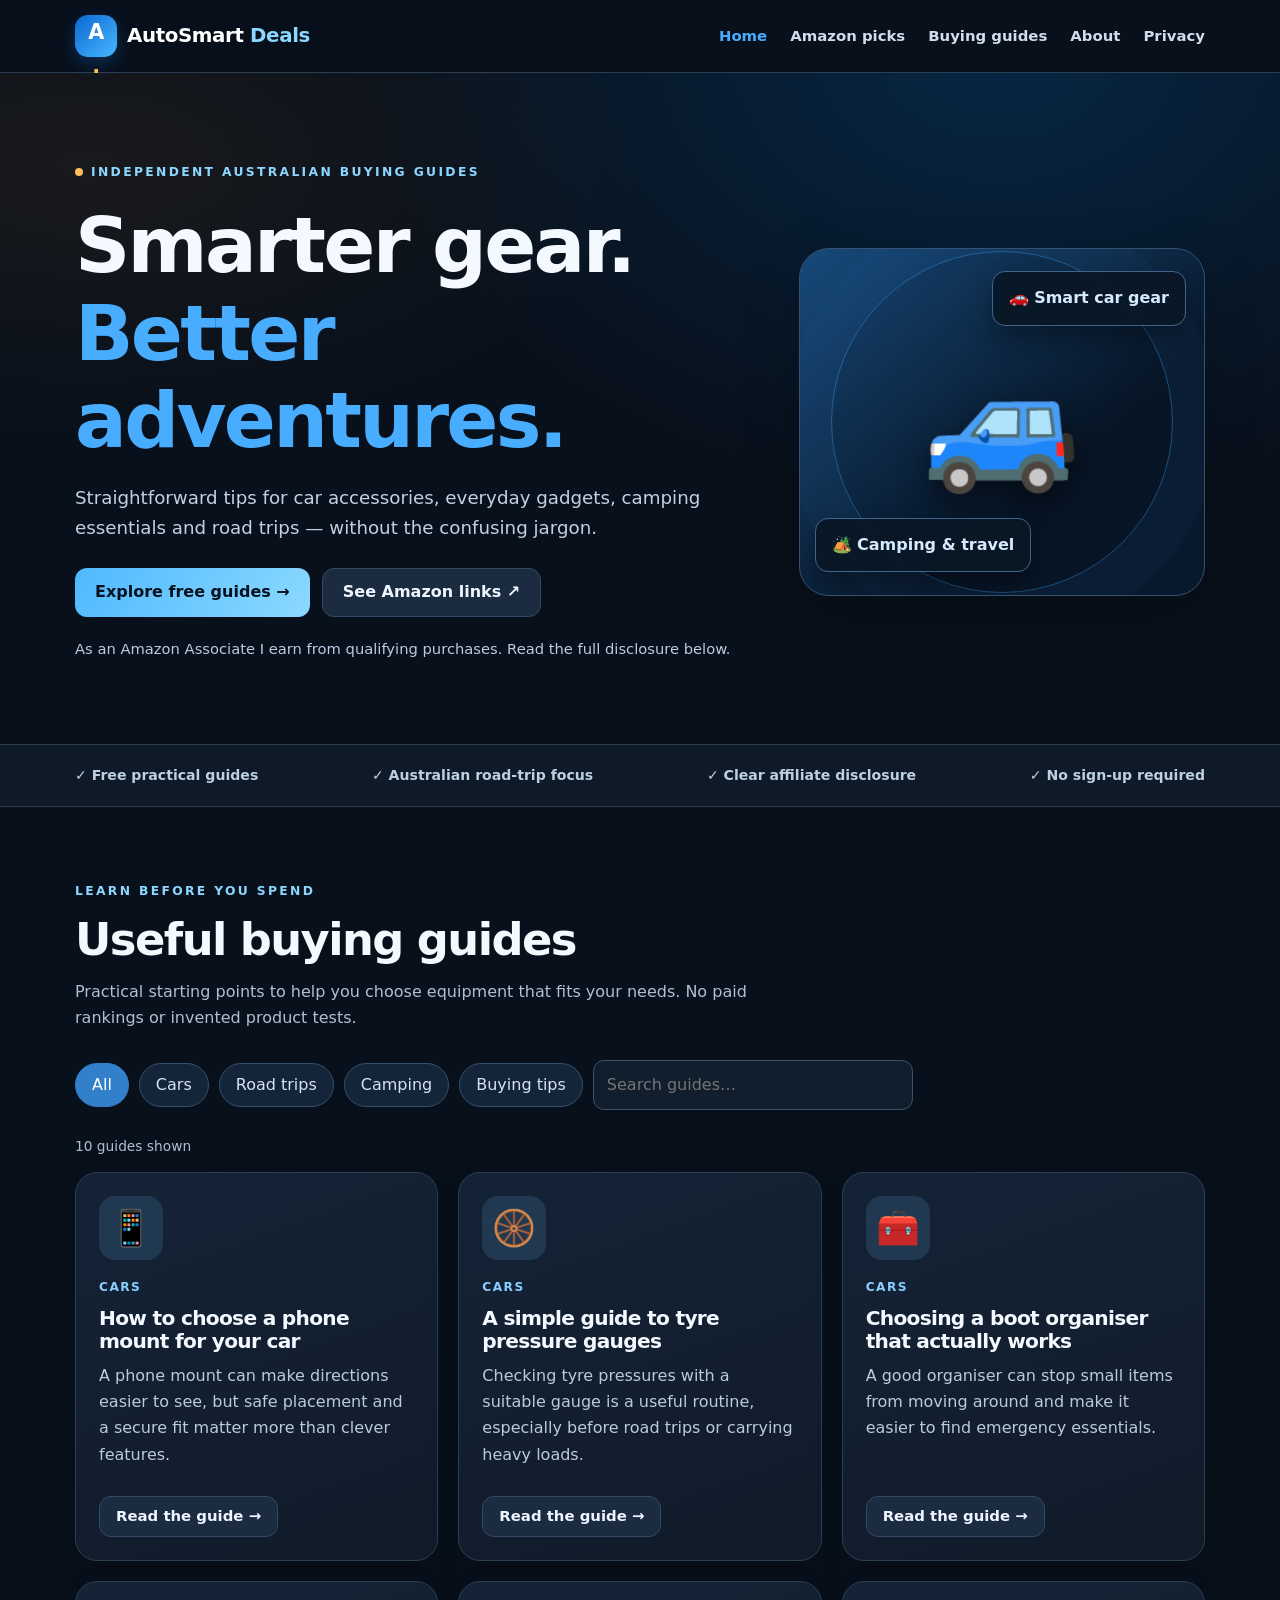
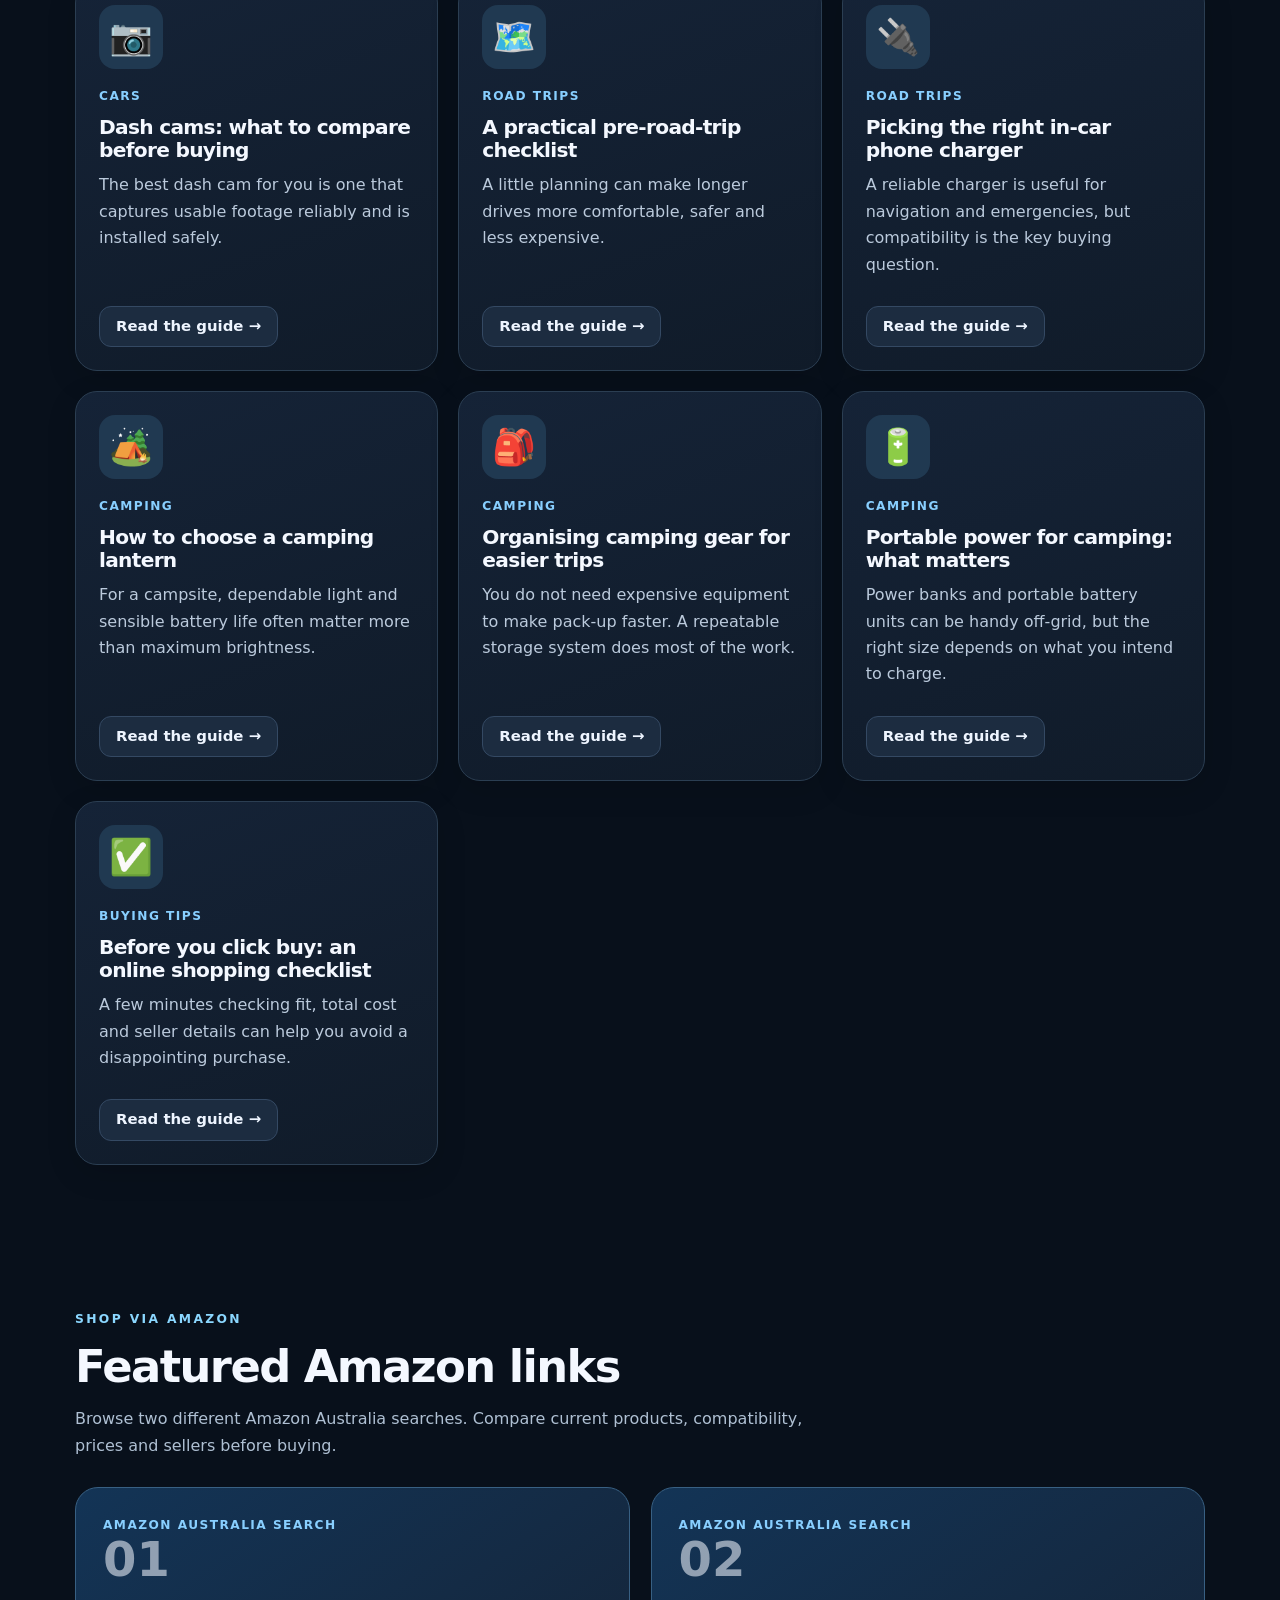
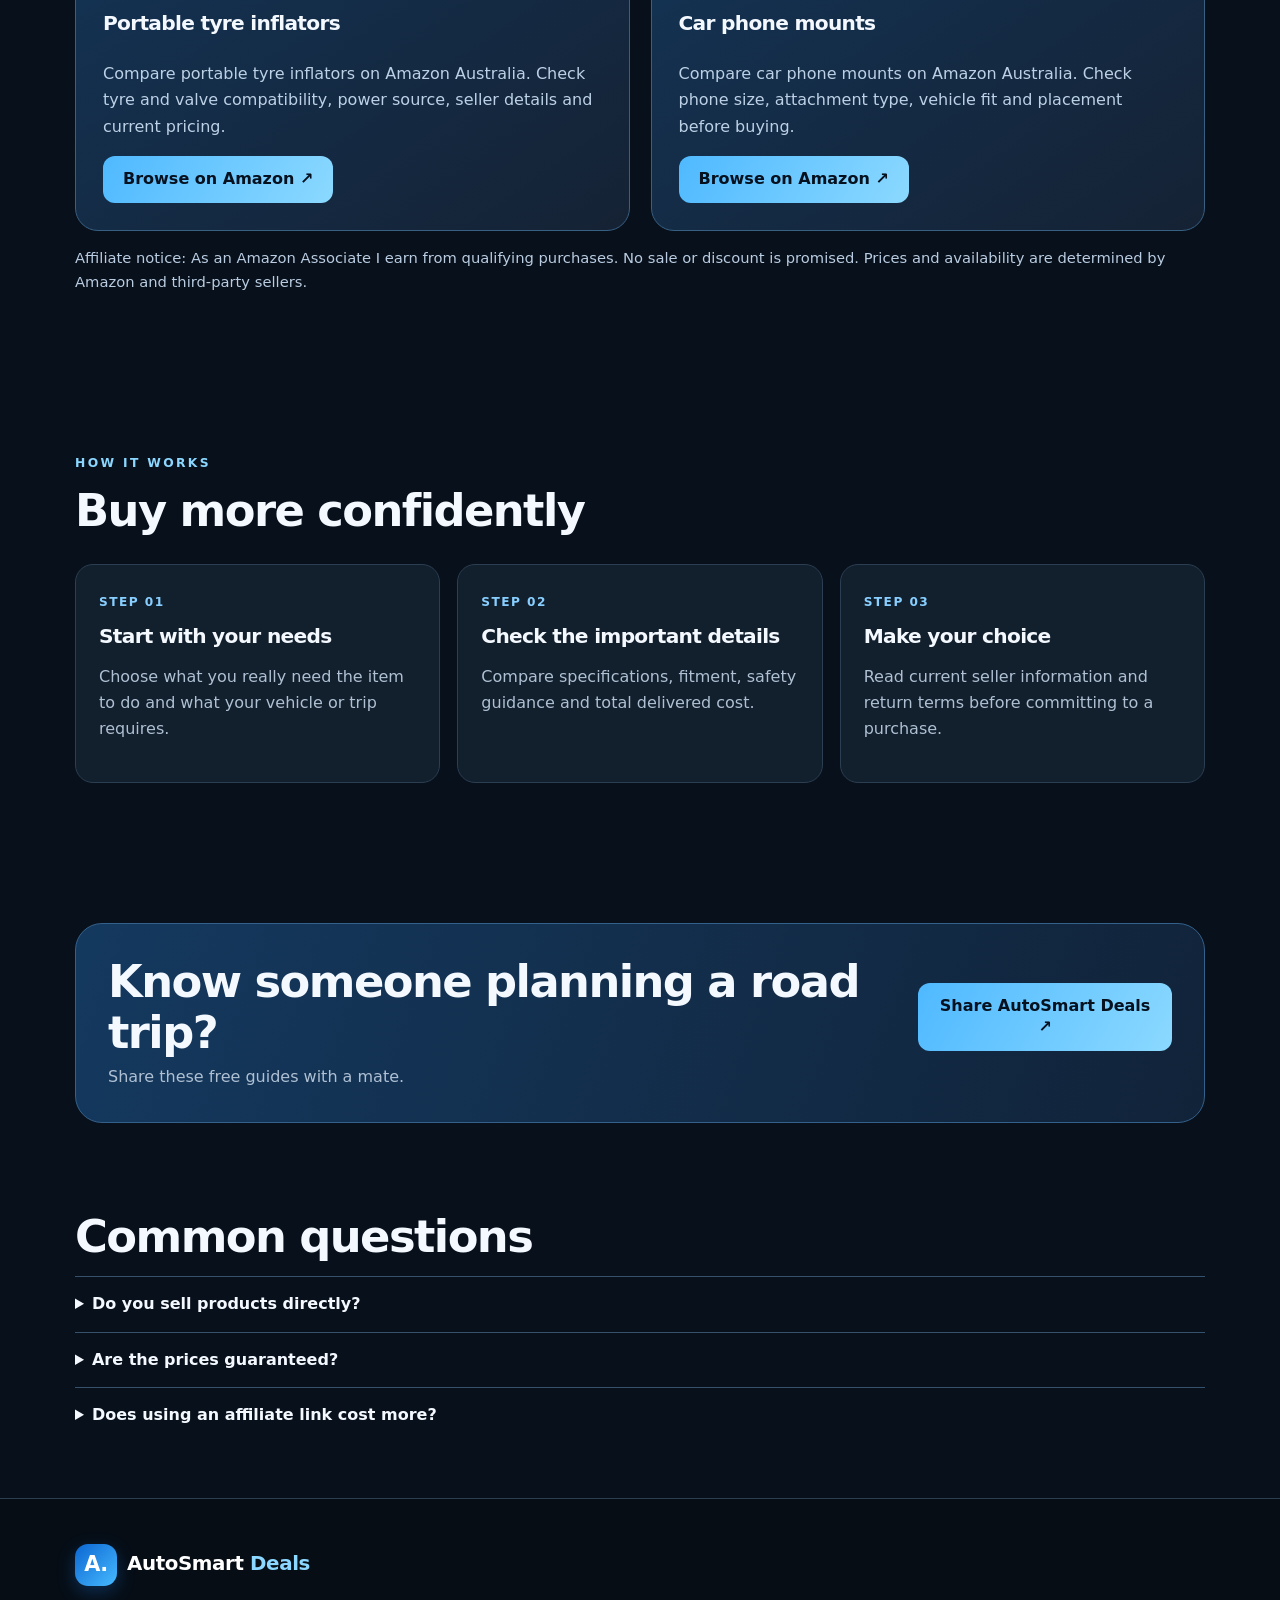
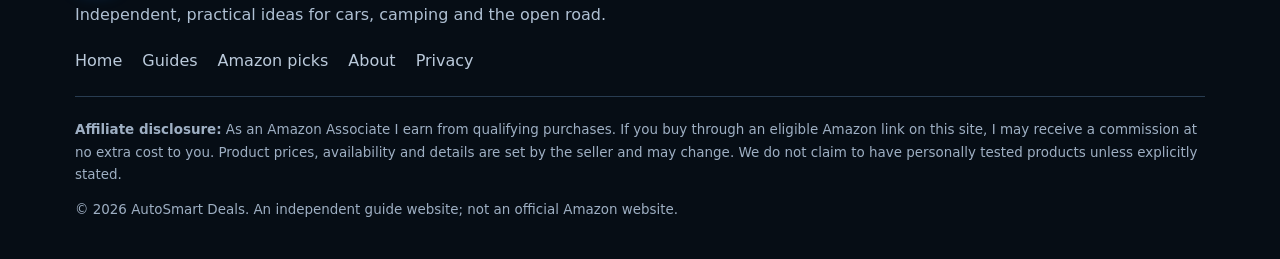
<file: index.html>
<!doctype html><html lang="en-AU"><head><meta charset="utf-8"><meta name="viewport" content="width=device-width,initial-scale=1"><meta name="theme-color" content="#08101b"><title>Car, Camping &amp; Road Trip Buying Guides | AutoSmart Deals Australia</title><meta name="description" content="Helpful Australian buying guides for car accessories, road trip planning, camping gear and everyday gadgets. Browse free tips and Amazon links."><meta property="og:type" content="website"><meta property="og:title" content="Car, Camping &amp; Road Trip Buying Guides"><meta property="og:description" content="Helpful Australian buying guides for car accessories, road trip planning, camping gear and everyday gadgets. Browse free tips and Amazon links."><meta property="og:url" content="https://quiet-torte-26eb08.netlify.app/"><meta name="twitter:card" content="summary"><link rel="canonical" href="https://quiet-torte-26eb08.netlify.app/"><link rel="icon" type="image/svg+xml" href="/favicon.svg"><link rel="stylesheet" href="/styles.css"><script type="application/ld+json">{"@context": "https://schema.org", "@type": "WebSite", "name": "AutoSmart Deals", "url": "https://quiet-torte-26eb08.netlify.app/", "description": "Independent Australian buying guides for automotive accessories, camping gear and road trips."}</script></head><body><a class="skip" href="#content">Skip to content</a><header class="topbar"><div class="container inner"><a class="brand" href="/" aria-label="AutoSmart Deals home"><span class="logo">A<span style="color:#ffbe56">.</span></span><span>AutoSmart <em>Deals</em></span></a><button class="hamb" type="button" aria-expanded="false" aria-controls="main-nav" aria-label="Toggle menu">☰ Menu</button><nav id="main-nav" class="nav" aria-label="Main navigation"><a aria-current='page' href='/'>Home</a><a href='/#amazon-picks'>Amazon picks</a><a href='/#guides'>Buying guides</a><a href='/about'>About</a><a href='/privacy'>Privacy</a></nav></div></header><main id="content"><section class="container hero"><div><span class="eyebrow"><i class="dot"></i> Independent Australian buying guides</span><h1>Smarter gear.<br><span style="color:var(--blue)">Better adventures.</span></h1><p class="lead">Straightforward tips for car accessories, everyday gadgets, camping essentials and road trips — without the confusing jargon.</p><div class="actions"><a class="btn primary" href="#guides">Explore free guides →</a><a class="btn secondary" href="#amazon-picks">See Amazon links ↗</a></div><p class="disclose" style="margin-top:20px">As an Amazon Associate I earn from qualifying purchases. Read the full disclosure below.</p></div><div class="hero-art" aria-label="Illustration of cars and road adventures" role="img"><span class="hero-icon" aria-hidden="true">🚙</span><span class="hero-stamp stamp-a">🚗 Smart car gear</span><span class="hero-stamp stamp-b">🏕️ Camping & travel</span></div></section>
<div class="trust"><div class="container inner"><span>✓ Free practical guides</span><span>✓ Australian road-trip focus</span><span>✓ Clear affiliate disclosure</span><span>✓ No sign-up required</span></div></div>
<section class="section container" id="guides"><div class="section-header"><span class="eyebrow">Learn before you spend</span><h2>Useful buying guides</h2><p class="muted">Practical starting points to help you choose equipment that fits your needs. No paid rankings or invented product tests.</p></div><div class="guide-filter" role="group" aria-label="Guide filters"><button class="filter-btn" data-filter="all" aria-pressed="true">All</button><button class="filter-btn" data-filter="Cars" aria-pressed="false">Cars</button><button class="filter-btn" data-filter="Road trips" aria-pressed="false">Road trips</button><button class="filter-btn" data-filter="Camping" aria-pressed="false">Camping</button><button class="filter-btn" data-filter="Buying tips" aria-pressed="false">Buying tips</button><input id="guide-search" class="field" type="search" placeholder="Search guides…" aria-label="Search buying guides"></div><p id="results" class="tiny muted">10 guides shown</p><div class="cards"><article class="card" data-category="Cars"><span class="card-icon" aria-hidden="true">📱</span><span class="category">Cars</span><h3>How to choose a phone mount for your car</h3><p>A phone mount can make directions easier to see, but safe placement and a secure fit matter more than clever features.</p><div class="bottom"><a aria-label='Read guide: How to choose a phone mount for your car' class='btn secondary slim' href='/guides/car-phone-mount'>Read the guide →</a></div></article><article class="card" data-category="Cars"><span class="card-icon" aria-hidden="true">🛞</span><span class="category">Cars</span><h3>A simple guide to tyre pressure gauges</h3><p>Checking tyre pressures with a suitable gauge is a useful routine, especially before road trips or carrying heavy loads.</p><div class="bottom"><a aria-label='Read guide: A simple guide to tyre pressure gauges' class='btn secondary slim' href='/guides/tyre-pressure-gauge'>Read the guide →</a></div></article><article class="card" data-category="Cars"><span class="card-icon" aria-hidden="true">🧰</span><span class="category">Cars</span><h3>Choosing a boot organiser that actually works</h3><p>A good organiser can stop small items from moving around and make it easier to find emergency essentials.</p><div class="bottom"><a aria-label='Read guide: Choosing a boot organiser that actually works' class='btn secondary slim' href='/guides/boot-organiser'>Read the guide →</a></div></article><article class="card" data-category="Cars"><span class="card-icon" aria-hidden="true">📷</span><span class="category">Cars</span><h3>Dash cams: what to compare before buying</h3><p>The best dash cam for you is one that captures usable footage reliably and is installed safely.</p><div class="bottom"><a aria-label='Read guide: Dash cams: what to compare before buying' class='btn secondary slim' href='/guides/dash-cam-basics'>Read the guide →</a></div></article><article class="card" data-category="Road trips"><span class="card-icon" aria-hidden="true">🗺️</span><span class="category">Road trips</span><h3>A practical pre-road-trip checklist</h3><p>A little planning can make longer drives more comfortable, safer and less expensive.</p><div class="bottom"><a aria-label='Read guide: A practical pre-road-trip checklist' class='btn secondary slim' href='/guides/road-trip-checklist'>Read the guide →</a></div></article><article class="card" data-category="Road trips"><span class="card-icon" aria-hidden="true">🔌</span><span class="category">Road trips</span><h3>Picking the right in-car phone charger</h3><p>A reliable charger is useful for navigation and emergencies, but compatibility is the key buying question.</p><div class="bottom"><a aria-label='Read guide: Picking the right in-car phone charger' class='btn secondary slim' href='/guides/car-charger-guide'>Read the guide →</a></div></article><article class="card" data-category="Camping"><span class="card-icon" aria-hidden="true">🏕️</span><span class="category">Camping</span><h3>How to choose a camping lantern</h3><p>For a campsite, dependable light and sensible battery life often matter more than maximum brightness.</p><div class="bottom"><a aria-label='Read guide: How to choose a camping lantern' class='btn secondary slim' href='/guides/camping-lanterns'>Read the guide →</a></div></article><article class="card" data-category="Camping"><span class="card-icon" aria-hidden="true">🎒</span><span class="category">Camping</span><h3>Organising camping gear for easier trips</h3><p>You do not need expensive equipment to make pack-up faster. A repeatable storage system does most of the work.</p><div class="bottom"><a aria-label='Read guide: Organising camping gear for easier trips' class='btn secondary slim' href='/guides/camping-storage'>Read the guide →</a></div></article><article class="card" data-category="Camping"><span class="card-icon" aria-hidden="true">🔋</span><span class="category">Camping</span><h3>Portable power for camping: what matters</h3><p>Power banks and portable battery units can be handy off-grid, but the right size depends on what you intend to charge.</p><div class="bottom"><a aria-label='Read guide: Portable power for camping: what matters' class='btn secondary slim' href='/guides/portable-power'>Read the guide →</a></div></article><article class="card" data-category="Buying tips"><span class="card-icon" aria-hidden="true">✅</span><span class="category">Buying tips</span><h3>Before you click buy: an online shopping checklist</h3><p>A few minutes checking fit, total cost and seller details can help you avoid a disappointing purchase.</p><div class="bottom"><a aria-label='Read guide: Before you click buy: an online shopping checklist' class='btn secondary slim' href='/guides/online-buying-checklist'>Read the guide →</a></div></article></div></section>
<section class="section container" id="amazon-picks"><div class="section-header"><span class="eyebrow">Shop via Amazon</span><h2>Featured Amazon links</h2><p class="muted">Browse two different Amazon Australia searches. Compare current products, compatibility, prices and sellers before buying.</p></div><div class="feature-picks"><article class="pick"><span class="category">Amazon Australia search</span><div class="number">01</div><h3>Portable tyre inflators</h3><p>Compare portable tyre inflators on Amazon Australia. Check tyre and valve compatibility, power source, seller details and current pricing.</p><a class="btn primary" href="https://www.amazon.com.au/s?k=portable%20tyre%20inflator&amp;tag=autosmartdeal-22" rel="sponsored nofollow noopener noreferrer" target="_blank" aria-label="Browse portable tyre inflators on Amazon Australia">Browse on Amazon ↗</a></article><article class="pick"><span class="category">Amazon Australia search</span><div class="number">02</div><h3>Car phone mounts</h3><p>Compare car phone mounts on Amazon Australia. Check phone size, attachment type, vehicle fit and placement before buying.</p><a class="btn primary" href="https://www.amazon.com.au/s?k=car%20phone%20mount&amp;tag=autosmartdeal-22" rel="sponsored nofollow noopener noreferrer" target="_blank" aria-label="Browse car phone mounts on Amazon Australia">Browse on Amazon ↗</a></article></div><p class="disclose">Affiliate notice: As an Amazon Associate I earn from qualifying purchases. No sale or discount is promised. Prices and availability are determined by Amazon and third-party sellers.</p></section>
<section class="section container"><div class="section-header"><span class="eyebrow">How it works</span><h2>Buy more confidently</h2></div><div class="steps"><div class="step"><span class="category">Step 01</span><h3>Start with your needs</h3><p class="muted">Choose what you really need the item to do and what your vehicle or trip requires.</p></div><div class="step"><span class="category">Step 02</span><h3>Check the important details</h3><p class="muted">Compare specifications, fitment, safety guidance and total delivered cost.</p></div><div class="step"><span class="category">Step 03</span><h3>Make your choice</h3><p class="muted">Read current seller information and return terms before committing to a purchase.</p></div></div></section>
<section class="section container"><div class="cta-strip"><div><h2 style="margin:0 0 6px">Know someone planning a road trip?</h2><p class="muted" style="margin:0">Share these free guides with a mate.</p></div><div class="social-cta"><button class="btn primary" id="share-site" type="button">Share AutoSmart Deals ↗</button><span id="copy-status" class="copy-status" role="status" aria-live="polite"></span></div></div></section>
<section class="container" style="margin:18px auto 55px"><h2>Common questions</h2><details class="faq"><summary>Do you sell products directly?</summary><p>No. AutoSmart Deals shares independent buying information and links to other retailers. Orders, payment, shipping and returns are handled by the seller.</p></details><details class="faq"><summary>Are the prices guaranteed?</summary><p>No. Please check the retailer's current product page for details, stock, delivery charges and price.</p></details><details class="faq"><summary>Does using an affiliate link cost more?</summary><p>An eligible Amazon purchase may earn us a commission at no extra cost to you.</p></details></section></main><footer class="footer"><div class="container"><a class="brand" href="/"><span class="logo">A.</span><span>AutoSmart <em>Deals</em></span></a><p class="muted">Independent, practical ideas for cars, camping and the open road.</p><div class="footlinks"><a href="/">Home</a><a href="/#guides">Guides</a><a href="/#amazon-picks">Amazon picks</a><a href='/about'>About</a><a href='/privacy'>Privacy</a></div><div class="legal"><strong>Affiliate disclosure:</strong> As an Amazon Associate I earn from qualifying purchases. If you buy through an eligible Amazon link on this site, I may receive a commission at no extra cost to you. Product prices, availability and details are set by the seller and may change. We do not claim to have personally tested products unless explicitly stated.<p>© 2026 AutoSmart Deals. An independent guide website; not an official Amazon website.</p></div></div></footer><script src="/script.js" defer></script></body></html>
</file>
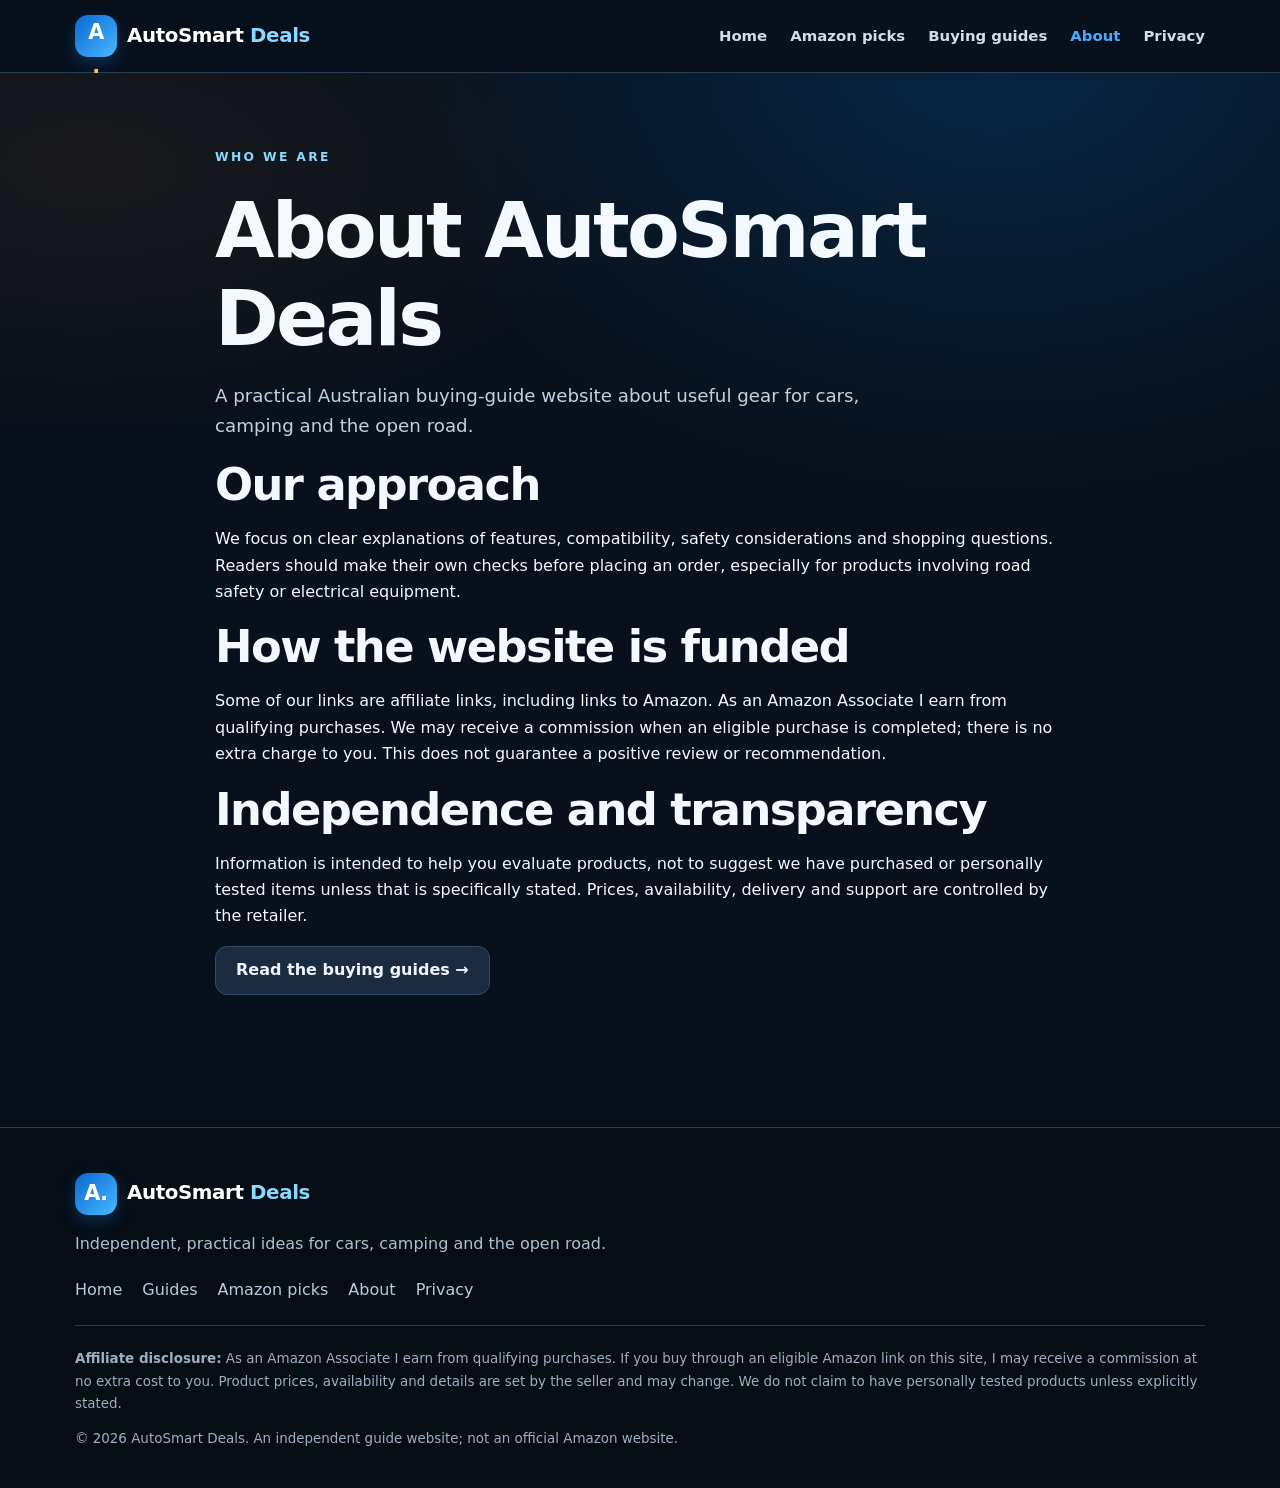
<file: about.html>
<!doctype html><html lang="en-AU"><head><meta charset="utf-8"><meta name="viewport" content="width=device-width,initial-scale=1"><meta name="theme-color" content="#08101b"><title>About us | AutoSmart Deals Australia</title><meta name="description" content="Meet AutoSmart Deals: independent Australian guides for car gear, camping products, road trips and shopping decisions."><meta property="og:type" content="website"><meta property="og:title" content="About us"><meta property="og:description" content="Meet AutoSmart Deals: independent Australian guides for car gear, camping products, road trips and shopping decisions."><meta property="og:url" content="https://quiet-torte-26eb08.netlify.app/about.html"><meta name="twitter:card" content="summary"><link rel="canonical" href="https://quiet-torte-26eb08.netlify.app/about.html"><link rel="icon" type="image/svg+xml" href="/favicon.svg"><link rel="stylesheet" href="/styles.css"></head><body><a class="skip" href="#content">Skip to content</a><header class="topbar"><div class="container inner"><a class="brand" href="/" aria-label="AutoSmart Deals home"><span class="logo">A<span style="color:#ffbe56">.</span></span><span>AutoSmart <em>Deals</em></span></a><button class="hamb" type="button" aria-expanded="false" aria-controls="main-nav" aria-label="Toggle menu">☰ Menu</button><nav id="main-nav" class="nav" aria-label="Main navigation"><a href='/'>Home</a><a href='/#amazon-picks'>Amazon picks</a><a href='/#guides'>Buying guides</a><a aria-current='page' href='/about'>About</a><a href='/privacy'>Privacy</a></nav></div></header><main id="content"><section class="container section privacy"><span class="eyebrow">Who we are</span><h1>About AutoSmart Deals</h1><p class="lead">A practical Australian buying-guide website about useful gear for cars, camping and the open road.</p><h2>Our approach</h2><p>We focus on clear explanations of features, compatibility, safety considerations and shopping questions. Readers should make their own checks before placing an order, especially for products involving road safety or electrical equipment.</p><h2>How the website is funded</h2><p>Some of our links are affiliate links, including links to Amazon. As an Amazon Associate I earn from qualifying purchases. We may receive a commission when an eligible purchase is completed; there is no extra charge to you. This does not guarantee a positive review or recommendation.</p><h2>Independence and transparency</h2><p>Information is intended to help you evaluate products, not to suggest we have purchased or personally tested items unless that is specifically stated. Prices, availability, delivery and support are controlled by the retailer.</p><p><a class="btn secondary" href="/#guides">Read the buying guides →</a></p></section></main><footer class="footer"><div class="container"><a class="brand" href="/"><span class="logo">A.</span><span>AutoSmart <em>Deals</em></span></a><p class="muted">Independent, practical ideas for cars, camping and the open road.</p><div class="footlinks"><a href="/">Home</a><a href="/#guides">Guides</a><a href="/#amazon-picks">Amazon picks</a><a href='/about'>About</a><a href='/privacy'>Privacy</a></div><div class="legal"><strong>Affiliate disclosure:</strong> As an Amazon Associate I earn from qualifying purchases. If you buy through an eligible Amazon link on this site, I may receive a commission at no extra cost to you. Product prices, availability and details are set by the seller and may change. We do not claim to have personally tested products unless explicitly stated.<p>© 2026 AutoSmart Deals. An independent guide website; not an official Amazon website.</p></div></div></footer><script src="/script.js" defer></script></body></html>
</file>
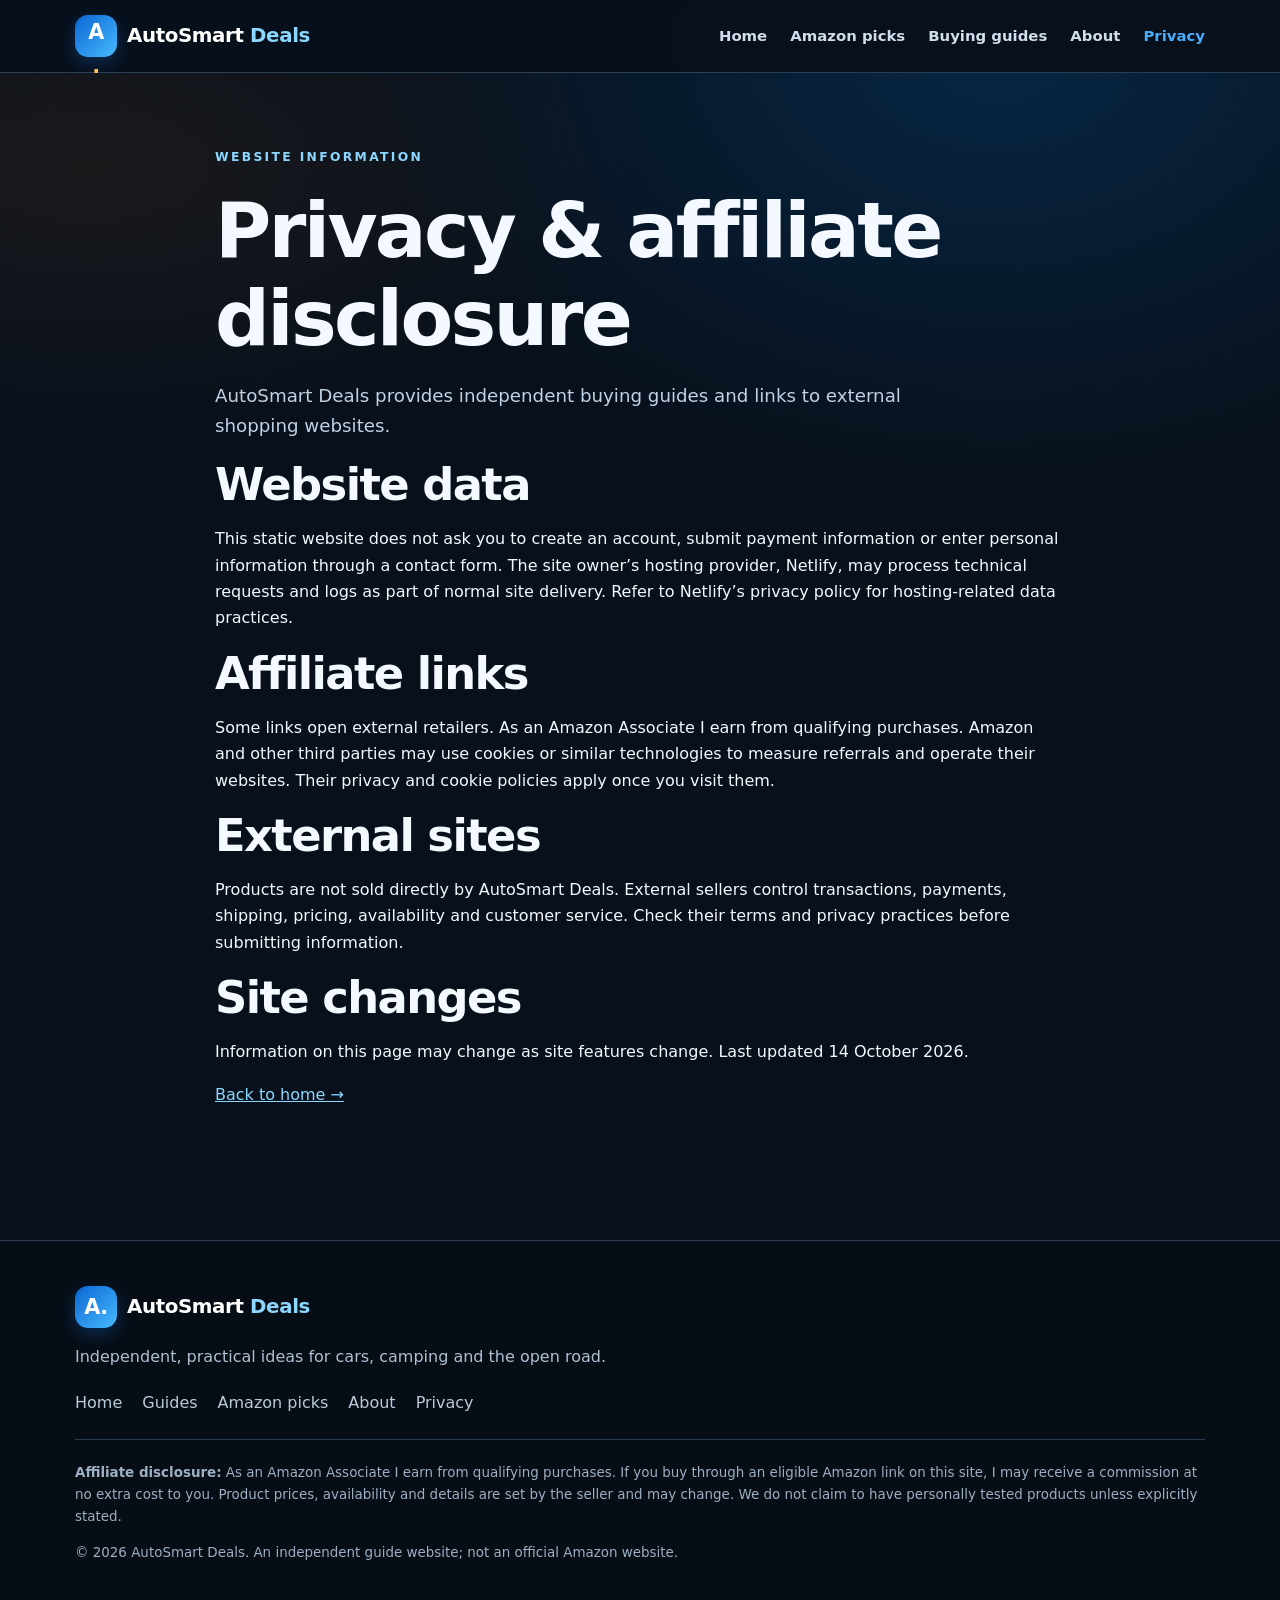
<file: privacy.html>
<!doctype html><html lang="en-AU"><head><meta charset="utf-8"><meta name="viewport" content="width=device-width,initial-scale=1"><meta name="theme-color" content="#08101b"><title>Privacy &amp; Affiliate Disclosure | AutoSmart Deals Australia</title><meta name="description" content="Read how AutoSmart Deals uses affiliate links, handles site privacy and links to external retailers."><meta property="og:type" content="website"><meta property="og:title" content="Privacy &amp; Affiliate Disclosure"><meta property="og:description" content="Read how AutoSmart Deals uses affiliate links, handles site privacy and links to external retailers."><meta property="og:url" content="https://quiet-torte-26eb08.netlify.app/privacy.html"><meta name="twitter:card" content="summary"><link rel="canonical" href="https://quiet-torte-26eb08.netlify.app/privacy.html"><link rel="icon" type="image/svg+xml" href="/favicon.svg"><link rel="stylesheet" href="/styles.css"></head><body><a class="skip" href="#content">Skip to content</a><header class="topbar"><div class="container inner"><a class="brand" href="/" aria-label="AutoSmart Deals home"><span class="logo">A<span style="color:#ffbe56">.</span></span><span>AutoSmart <em>Deals</em></span></a><button class="hamb" type="button" aria-expanded="false" aria-controls="main-nav" aria-label="Toggle menu">☰ Menu</button><nav id="main-nav" class="nav" aria-label="Main navigation"><a href='/'>Home</a><a href='/#amazon-picks'>Amazon picks</a><a href='/#guides'>Buying guides</a><a href='/about'>About</a><a aria-current='page' href='/privacy'>Privacy</a></nav></div></header><main id="content"><section class="container section privacy"><span class="eyebrow">Website information</span><h1>Privacy & affiliate disclosure</h1><p class="lead">AutoSmart Deals provides independent buying guides and links to external shopping websites.</p><h2>Website data</h2><p>This static website does not ask you to create an account, submit payment information or enter personal information through a contact form. The site owner’s hosting provider, Netlify, may process technical requests and logs as part of normal site delivery. Refer to Netlify’s privacy policy for hosting-related data practices.</p><h2>Affiliate links</h2><p>Some links open external retailers. As an Amazon Associate I earn from qualifying purchases. Amazon and other third parties may use cookies or similar technologies to measure referrals and operate their websites. Their privacy and cookie policies apply once you visit them.</p><h2>External sites</h2><p>Products are not sold directly by AutoSmart Deals. External sellers control transactions, payments, shipping, pricing, availability and customer service. Check their terms and privacy practices before submitting information.</p><h2>Site changes</h2><p>Information on this page may change as site features change. Last updated 14 October 2026.</p><p><a href="/">Back to home →</a></p></section></main><footer class="footer"><div class="container"><a class="brand" href="/"><span class="logo">A.</span><span>AutoSmart <em>Deals</em></span></a><p class="muted">Independent, practical ideas for cars, camping and the open road.</p><div class="footlinks"><a href="/">Home</a><a href="/#guides">Guides</a><a href="/#amazon-picks">Amazon picks</a><a href='/about'>About</a><a href='/privacy'>Privacy</a></div><div class="legal"><strong>Affiliate disclosure:</strong> As an Amazon Associate I earn from qualifying purchases. If you buy through an eligible Amazon link on this site, I may receive a commission at no extra cost to you. Product prices, availability and details are set by the seller and may change. We do not claim to have personally tested products unless explicitly stated.<p>© 2026 AutoSmart Deals. An independent guide website; not an official Amazon website.</p></div></div></footer><script src="/script.js" defer></script></body></html>
</file>
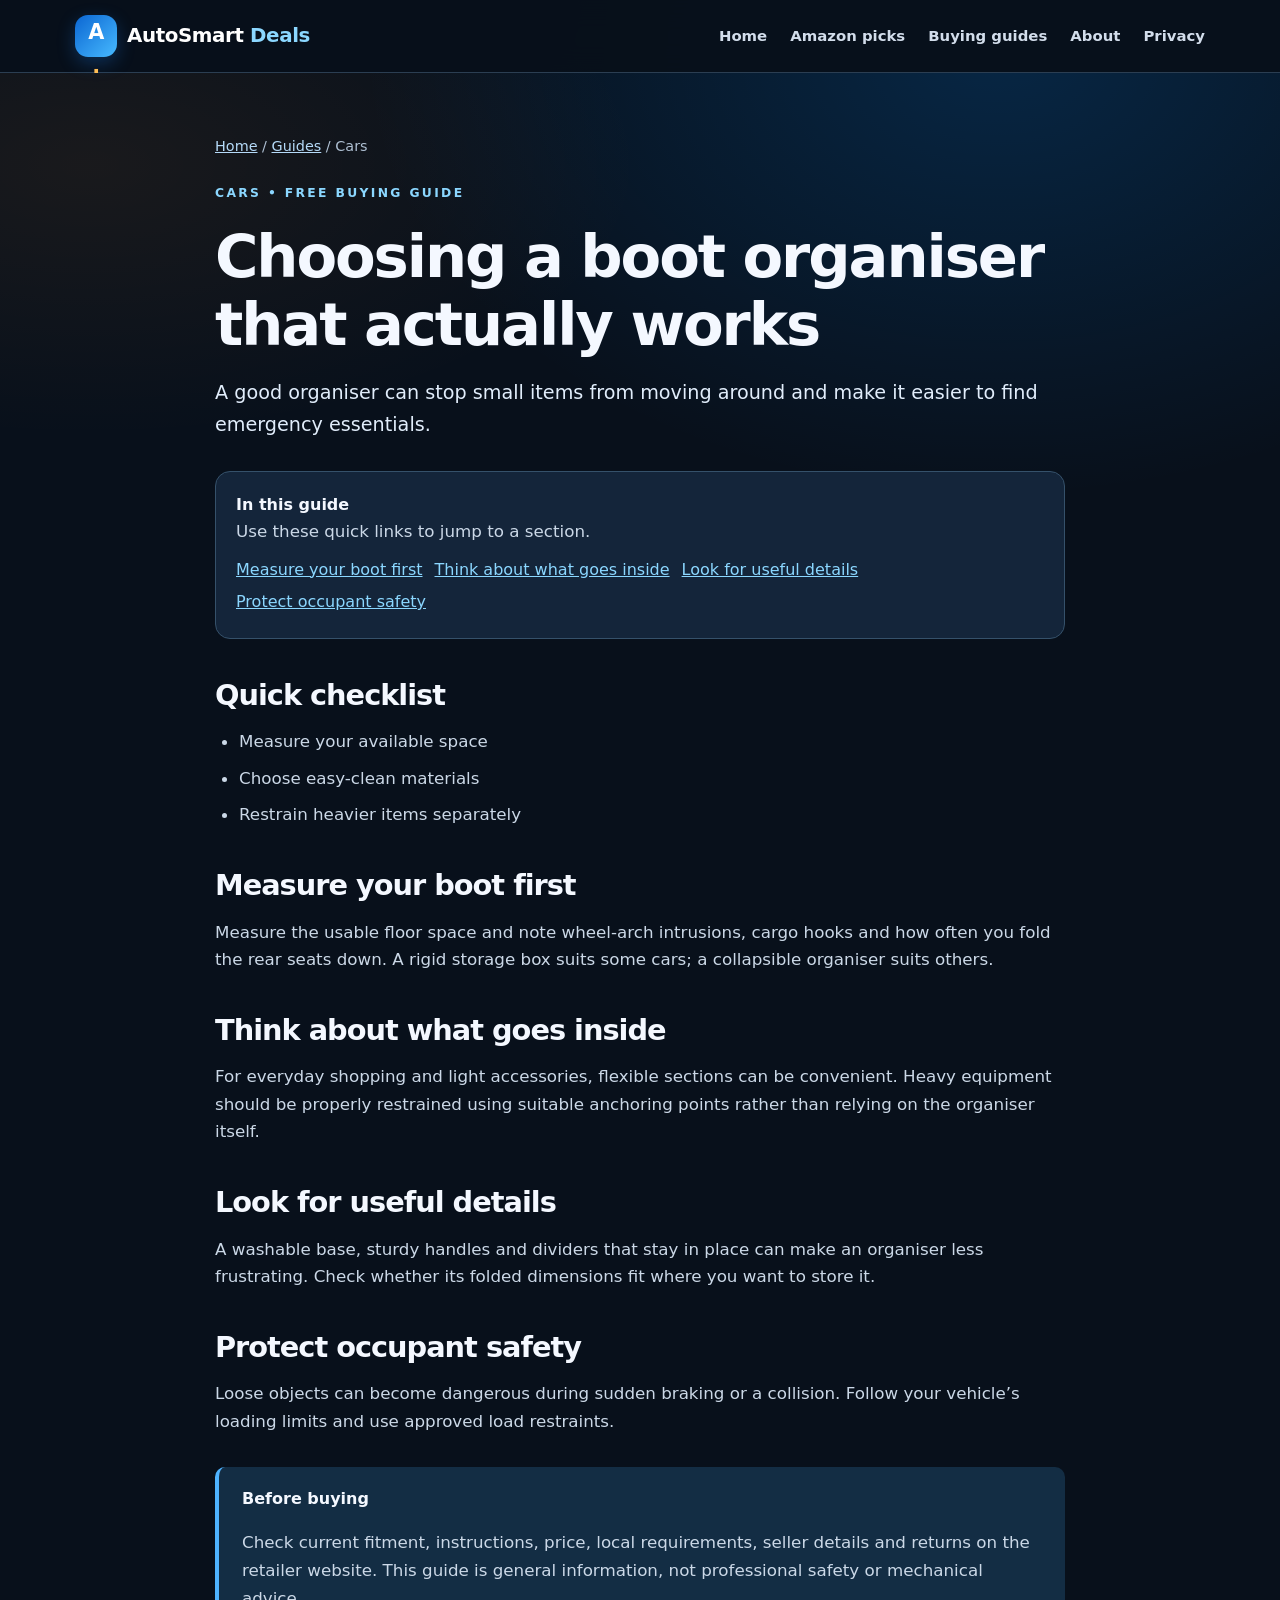
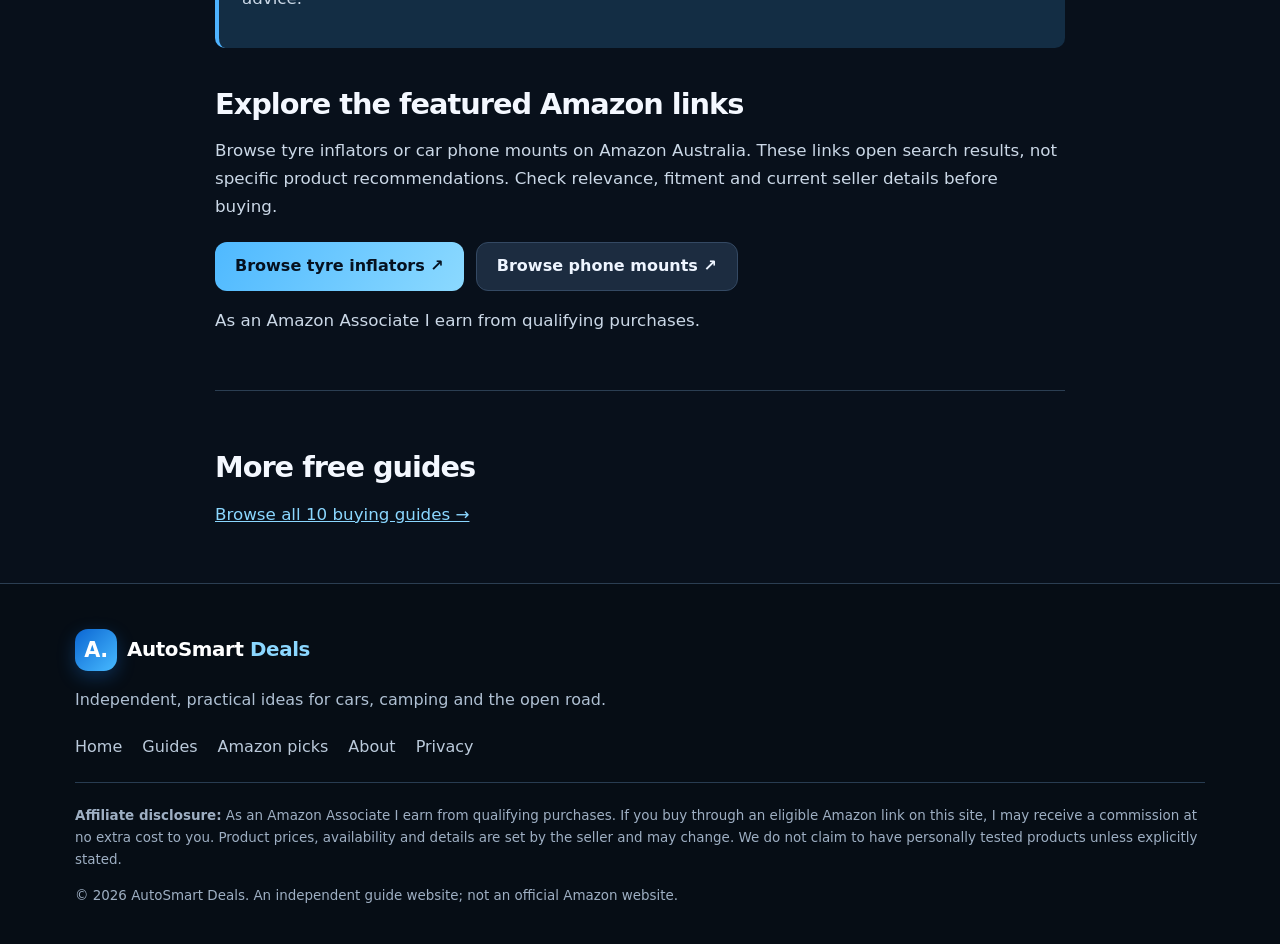
<file: guides/boot-organiser.html>
<!doctype html><html lang="en-AU"><head><meta charset="utf-8"><meta name="viewport" content="width=device-width,initial-scale=1"><meta name="theme-color" content="#08101b"><title>Choosing a boot organiser that actually works | AutoSmart Deals Australia</title><meta name="description" content="A good organiser can stop small items from moving around and make it easier to find emergency essentials."><meta property="og:type" content="website"><meta property="og:title" content="Choosing a boot organiser that actually works"><meta property="og:description" content="A good organiser can stop small items from moving around and make it easier to find emergency essentials."><meta property="og:url" content="https://quiet-torte-26eb08.netlify.app/guides/boot-organiser.html"><meta name="twitter:card" content="summary"><link rel="canonical" href="https://quiet-torte-26eb08.netlify.app/guides/boot-organiser.html"><link rel="icon" type="image/svg+xml" href="/favicon.svg"><link rel="stylesheet" href="/styles.css"><script type="application/ld+json">{"@context": "https://schema.org", "@type": "Article", "headline": "Choosing a boot organiser that actually works", "description": "A good organiser can stop small items from moving around and make it easier to find emergency essentials.", "author": {"@type": "Organization", "name": "AutoSmart Deals"}, "publisher": {"@type": "Organization", "name": "AutoSmart Deals"}, "mainEntityOfPage": "https://quiet-torte-26eb08.netlify.app/guides/boot-organiser.html"}</script></head><body><a class="skip" href="#content">Skip to content</a><header class="topbar"><div class="container inner"><a class="brand" href="/" aria-label="AutoSmart Deals home"><span class="logo">A<span style="color:#ffbe56">.</span></span><span>AutoSmart <em>Deals</em></span></a><button class="hamb" type="button" aria-expanded="false" aria-controls="main-nav" aria-label="Toggle menu">☰ Menu</button><nav id="main-nav" class="nav" aria-label="Main navigation"><a href='/'>Home</a><a href='/#amazon-picks'>Amazon picks</a><a href='/#guides'>Buying guides</a><a href='/about'>About</a><a href='/privacy'>Privacy</a></nav></div></header><main id="content"><article class="article"><div class="breadcrumb"><a href="/">Home</a> / <a href="/#guides">Guides</a> / Cars</div><span class="eyebrow" style="margin-top:24px">Cars • Free buying guide</span><h1>Choosing a boot organiser that actually works</h1><p class="intro">A good organiser can stop small items from moving around and make it easier to find emergency essentials.</p><div class="contents"><strong>In this guide</strong><p class="muted tiny">Use these quick links to jump to a section.</p><a href="#section-1">Measure your boot first</a><a href="#section-2">Think about what goes inside</a><a href="#section-3">Look for useful details</a><a href="#section-4">Protect occupant safety</a></div><h2>Quick checklist</h2><ul><li>Measure your available space</li><li>Choose easy-clean materials</li><li>Restrain heavier items separately</li></ul><h2 id="section-1">Measure your boot first</h2><p>Measure the usable floor space and note wheel-arch intrusions, cargo hooks and how often you fold the rear seats down. A rigid storage box suits some cars; a collapsible organiser suits others.</p><h2 id="section-2">Think about what goes inside</h2><p>For everyday shopping and light accessories, flexible sections can be convenient. Heavy equipment should be properly restrained using suitable anchoring points rather than relying on the organiser itself.</p><h2 id="section-3">Look for useful details</h2><p>A washable base, sturdy handles and dividers that stay in place can make an organiser less frustrating. Check whether its folded dimensions fit where you want to store it.</p><h2 id="section-4">Protect occupant safety</h2><p>Loose objects can become dangerous during sudden braking or a collision. Follow your vehicle’s loading limits and use approved load restraints.</p><div class="article-callout"><strong>Before buying</strong><p>Check current fitment, instructions, price, local requirements, seller details and returns on the retailer website. This guide is general information, not professional safety or mechanical advice.</p></div><h2>Explore the featured Amazon links</h2><p>Browse tyre inflators or car phone mounts on Amazon Australia. These links open search results, not specific product recommendations. Check relevance, fitment and current seller details before buying.</p><div class="actions"><a class="btn primary" target="_blank" rel="sponsored nofollow noopener noreferrer" href="https://www.amazon.com.au/s?k=portable%20tyre%20inflator&amp;tag=autosmartdeal-22">Browse tyre inflators ↗</a><a class="btn secondary" target="_blank" rel="sponsored nofollow noopener noreferrer" href="https://www.amazon.com.au/s?k=car%20phone%20mount&amp;tag=autosmartdeal-22">Browse phone mounts ↗</a></div><p class="disclose">As an Amazon Associate I earn from qualifying purchases.</p><div class="related"><h2>More free guides</h2><p><a href="/#guides">Browse all 10 buying guides →</a></p></div></article></main><footer class="footer"><div class="container"><a class="brand" href="/"><span class="logo">A.</span><span>AutoSmart <em>Deals</em></span></a><p class="muted">Independent, practical ideas for cars, camping and the open road.</p><div class="footlinks"><a href="/">Home</a><a href="/#guides">Guides</a><a href="/#amazon-picks">Amazon picks</a><a href='/about'>About</a><a href='/privacy'>Privacy</a></div><div class="legal"><strong>Affiliate disclosure:</strong> As an Amazon Associate I earn from qualifying purchases. If you buy through an eligible Amazon link on this site, I may receive a commission at no extra cost to you. Product prices, availability and details are set by the seller and may change. We do not claim to have personally tested products unless explicitly stated.<p>© 2026 AutoSmart Deals. An independent guide website; not an official Amazon website.</p></div></div></footer><script src="/script.js" defer></script></body></html>
</file>
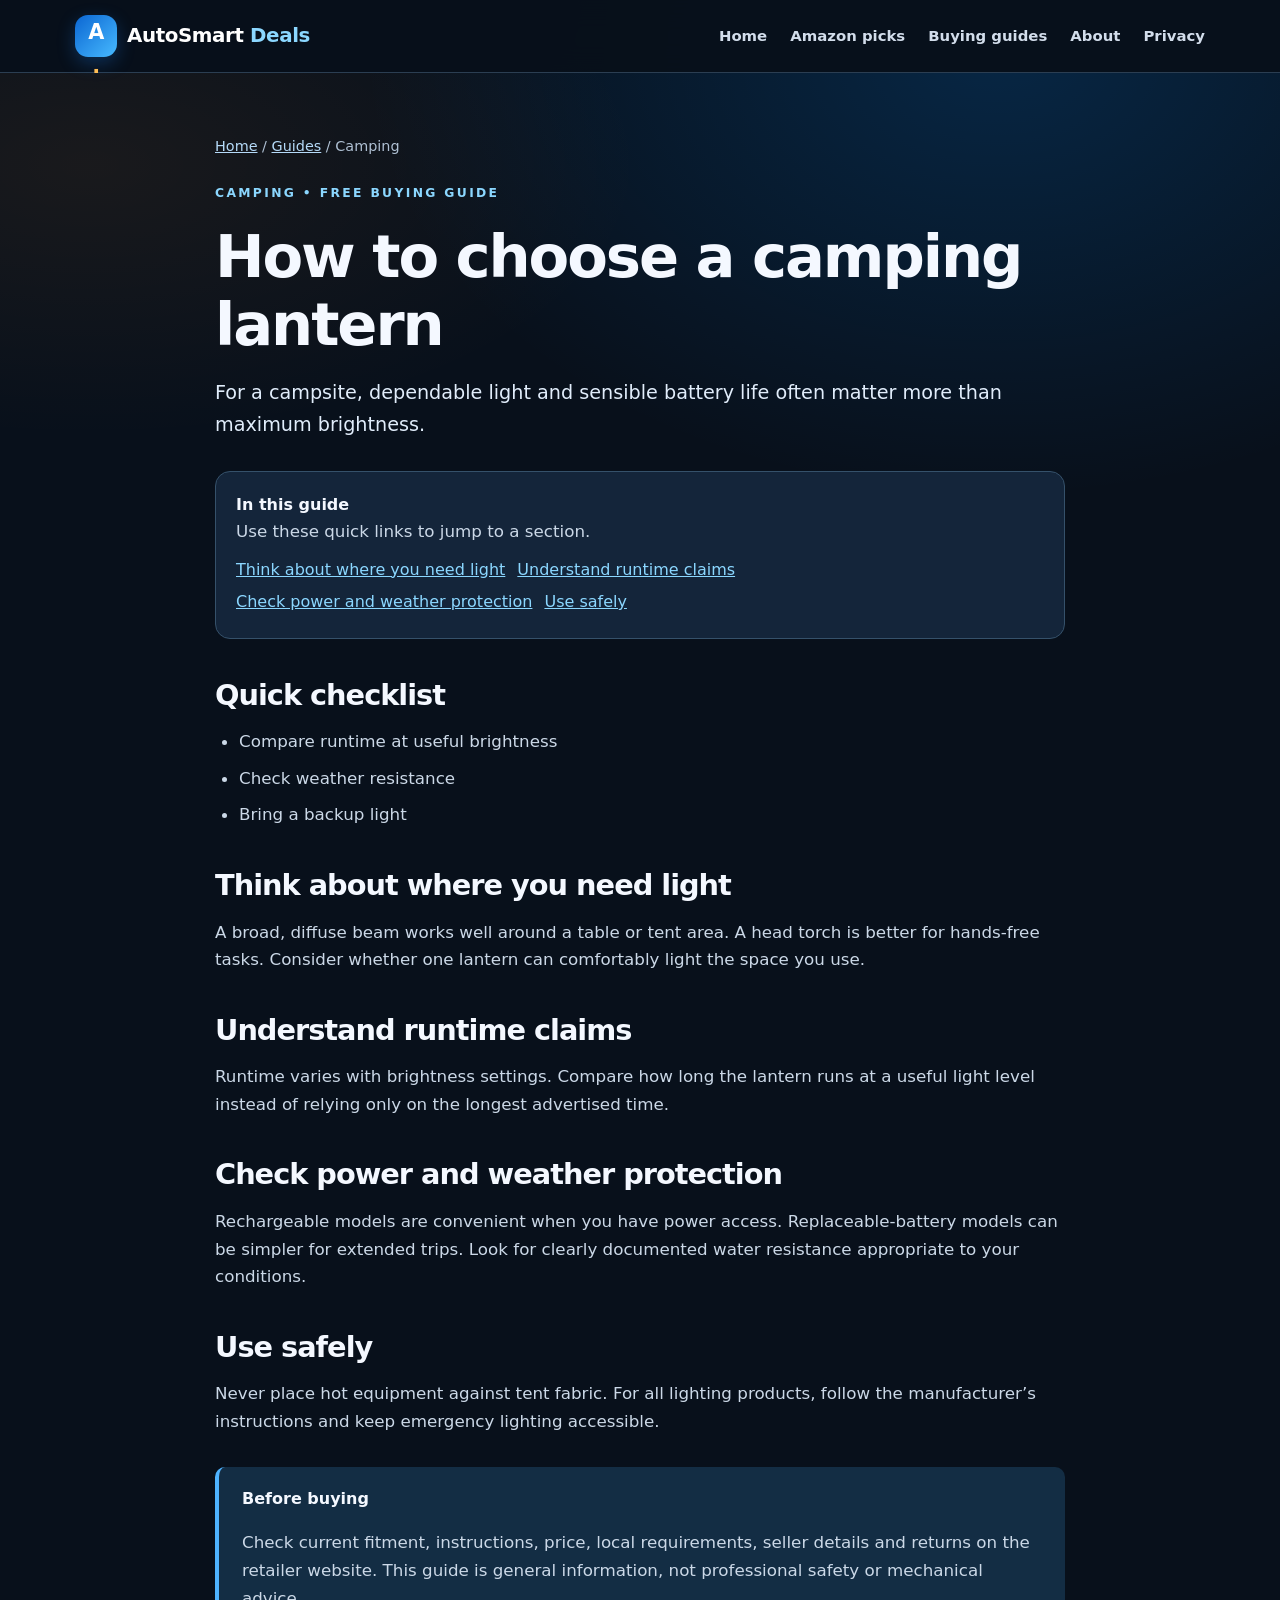
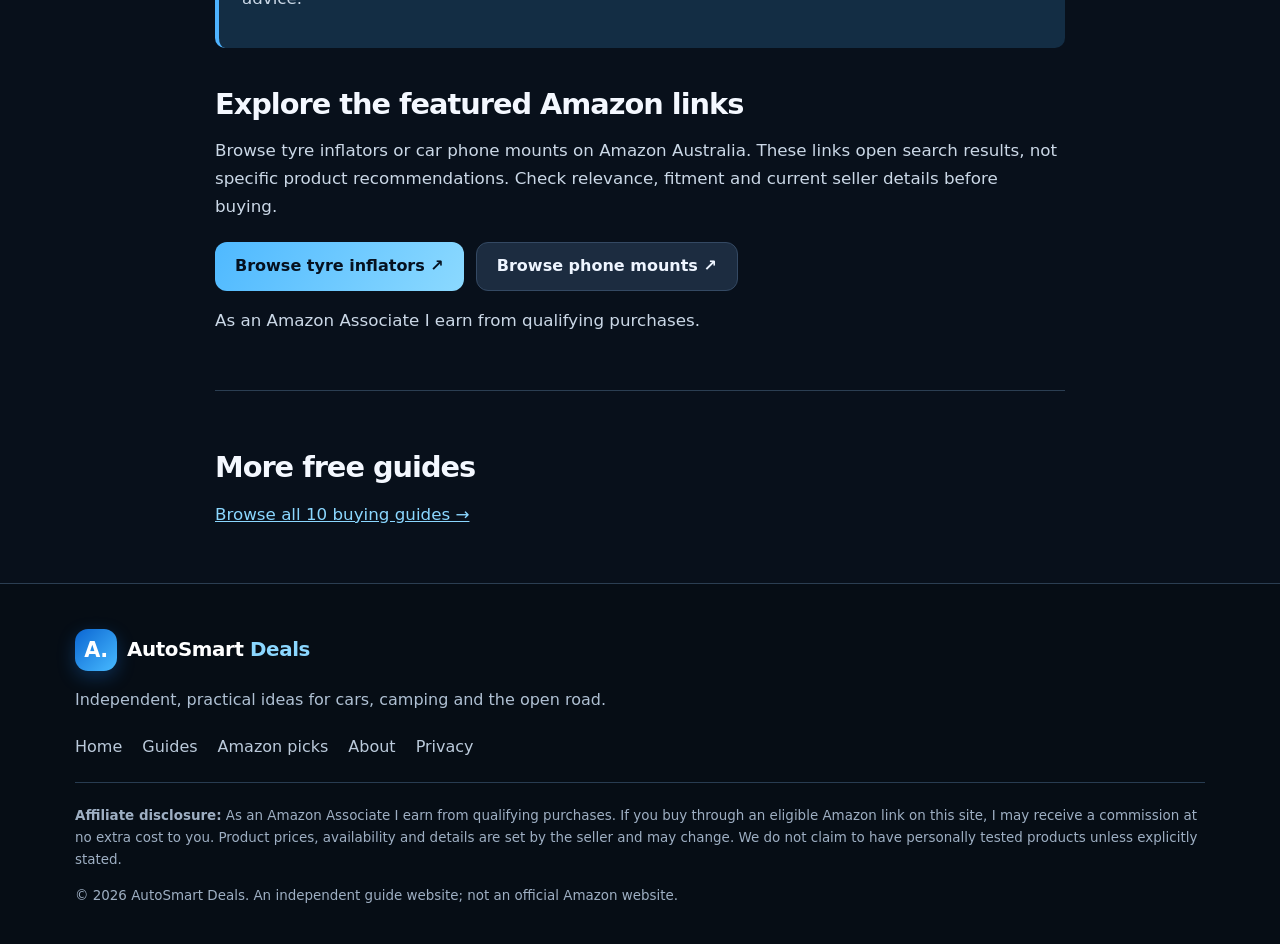
<file: guides/camping-lanterns.html>
<!doctype html><html lang="en-AU"><head><meta charset="utf-8"><meta name="viewport" content="width=device-width,initial-scale=1"><meta name="theme-color" content="#08101b"><title>How to choose a camping lantern | AutoSmart Deals Australia</title><meta name="description" content="For a campsite, dependable light and sensible battery life often matter more than maximum brightness."><meta property="og:type" content="website"><meta property="og:title" content="How to choose a camping lantern"><meta property="og:description" content="For a campsite, dependable light and sensible battery life often matter more than maximum brightness."><meta property="og:url" content="https://quiet-torte-26eb08.netlify.app/guides/camping-lanterns.html"><meta name="twitter:card" content="summary"><link rel="canonical" href="https://quiet-torte-26eb08.netlify.app/guides/camping-lanterns.html"><link rel="icon" type="image/svg+xml" href="/favicon.svg"><link rel="stylesheet" href="/styles.css"><script type="application/ld+json">{"@context": "https://schema.org", "@type": "Article", "headline": "How to choose a camping lantern", "description": "For a campsite, dependable light and sensible battery life often matter more than maximum brightness.", "author": {"@type": "Organization", "name": "AutoSmart Deals"}, "publisher": {"@type": "Organization", "name": "AutoSmart Deals"}, "mainEntityOfPage": "https://quiet-torte-26eb08.netlify.app/guides/camping-lanterns.html"}</script></head><body><a class="skip" href="#content">Skip to content</a><header class="topbar"><div class="container inner"><a class="brand" href="/" aria-label="AutoSmart Deals home"><span class="logo">A<span style="color:#ffbe56">.</span></span><span>AutoSmart <em>Deals</em></span></a><button class="hamb" type="button" aria-expanded="false" aria-controls="main-nav" aria-label="Toggle menu">☰ Menu</button><nav id="main-nav" class="nav" aria-label="Main navigation"><a href='/'>Home</a><a href='/#amazon-picks'>Amazon picks</a><a href='/#guides'>Buying guides</a><a href='/about'>About</a><a href='/privacy'>Privacy</a></nav></div></header><main id="content"><article class="article"><div class="breadcrumb"><a href="/">Home</a> / <a href="/#guides">Guides</a> / Camping</div><span class="eyebrow" style="margin-top:24px">Camping • Free buying guide</span><h1>How to choose a camping lantern</h1><p class="intro">For a campsite, dependable light and sensible battery life often matter more than maximum brightness.</p><div class="contents"><strong>In this guide</strong><p class="muted tiny">Use these quick links to jump to a section.</p><a href="#section-1">Think about where you need light</a><a href="#section-2">Understand runtime claims</a><a href="#section-3">Check power and weather protection</a><a href="#section-4">Use safely</a></div><h2>Quick checklist</h2><ul><li>Compare runtime at useful brightness</li><li>Check weather resistance</li><li>Bring a backup light</li></ul><h2 id="section-1">Think about where you need light</h2><p>A broad, diffuse beam works well around a table or tent area. A head torch is better for hands-free tasks. Consider whether one lantern can comfortably light the space you use.</p><h2 id="section-2">Understand runtime claims</h2><p>Runtime varies with brightness settings. Compare how long the lantern runs at a useful light level instead of relying only on the longest advertised time.</p><h2 id="section-3">Check power and weather protection</h2><p>Rechargeable models are convenient when you have power access. Replaceable-battery models can be simpler for extended trips. Look for clearly documented water resistance appropriate to your conditions.</p><h2 id="section-4">Use safely</h2><p>Never place hot equipment against tent fabric. For all lighting products, follow the manufacturer’s instructions and keep emergency lighting accessible.</p><div class="article-callout"><strong>Before buying</strong><p>Check current fitment, instructions, price, local requirements, seller details and returns on the retailer website. This guide is general information, not professional safety or mechanical advice.</p></div><h2>Explore the featured Amazon links</h2><p>Browse tyre inflators or car phone mounts on Amazon Australia. These links open search results, not specific product recommendations. Check relevance, fitment and current seller details before buying.</p><div class="actions"><a class="btn primary" target="_blank" rel="sponsored nofollow noopener noreferrer" href="https://www.amazon.com.au/s?k=portable%20tyre%20inflator&amp;tag=autosmartdeal-22">Browse tyre inflators ↗</a><a class="btn secondary" target="_blank" rel="sponsored nofollow noopener noreferrer" href="https://www.amazon.com.au/s?k=car%20phone%20mount&amp;tag=autosmartdeal-22">Browse phone mounts ↗</a></div><p class="disclose">As an Amazon Associate I earn from qualifying purchases.</p><div class="related"><h2>More free guides</h2><p><a href="/#guides">Browse all 10 buying guides →</a></p></div></article></main><footer class="footer"><div class="container"><a class="brand" href="/"><span class="logo">A.</span><span>AutoSmart <em>Deals</em></span></a><p class="muted">Independent, practical ideas for cars, camping and the open road.</p><div class="footlinks"><a href="/">Home</a><a href="/#guides">Guides</a><a href="/#amazon-picks">Amazon picks</a><a href='/about'>About</a><a href='/privacy'>Privacy</a></div><div class="legal"><strong>Affiliate disclosure:</strong> As an Amazon Associate I earn from qualifying purchases. If you buy through an eligible Amazon link on this site, I may receive a commission at no extra cost to you. Product prices, availability and details are set by the seller and may change. We do not claim to have personally tested products unless explicitly stated.<p>© 2026 AutoSmart Deals. An independent guide website; not an official Amazon website.</p></div></div></footer><script src="/script.js" defer></script></body></html>
</file>
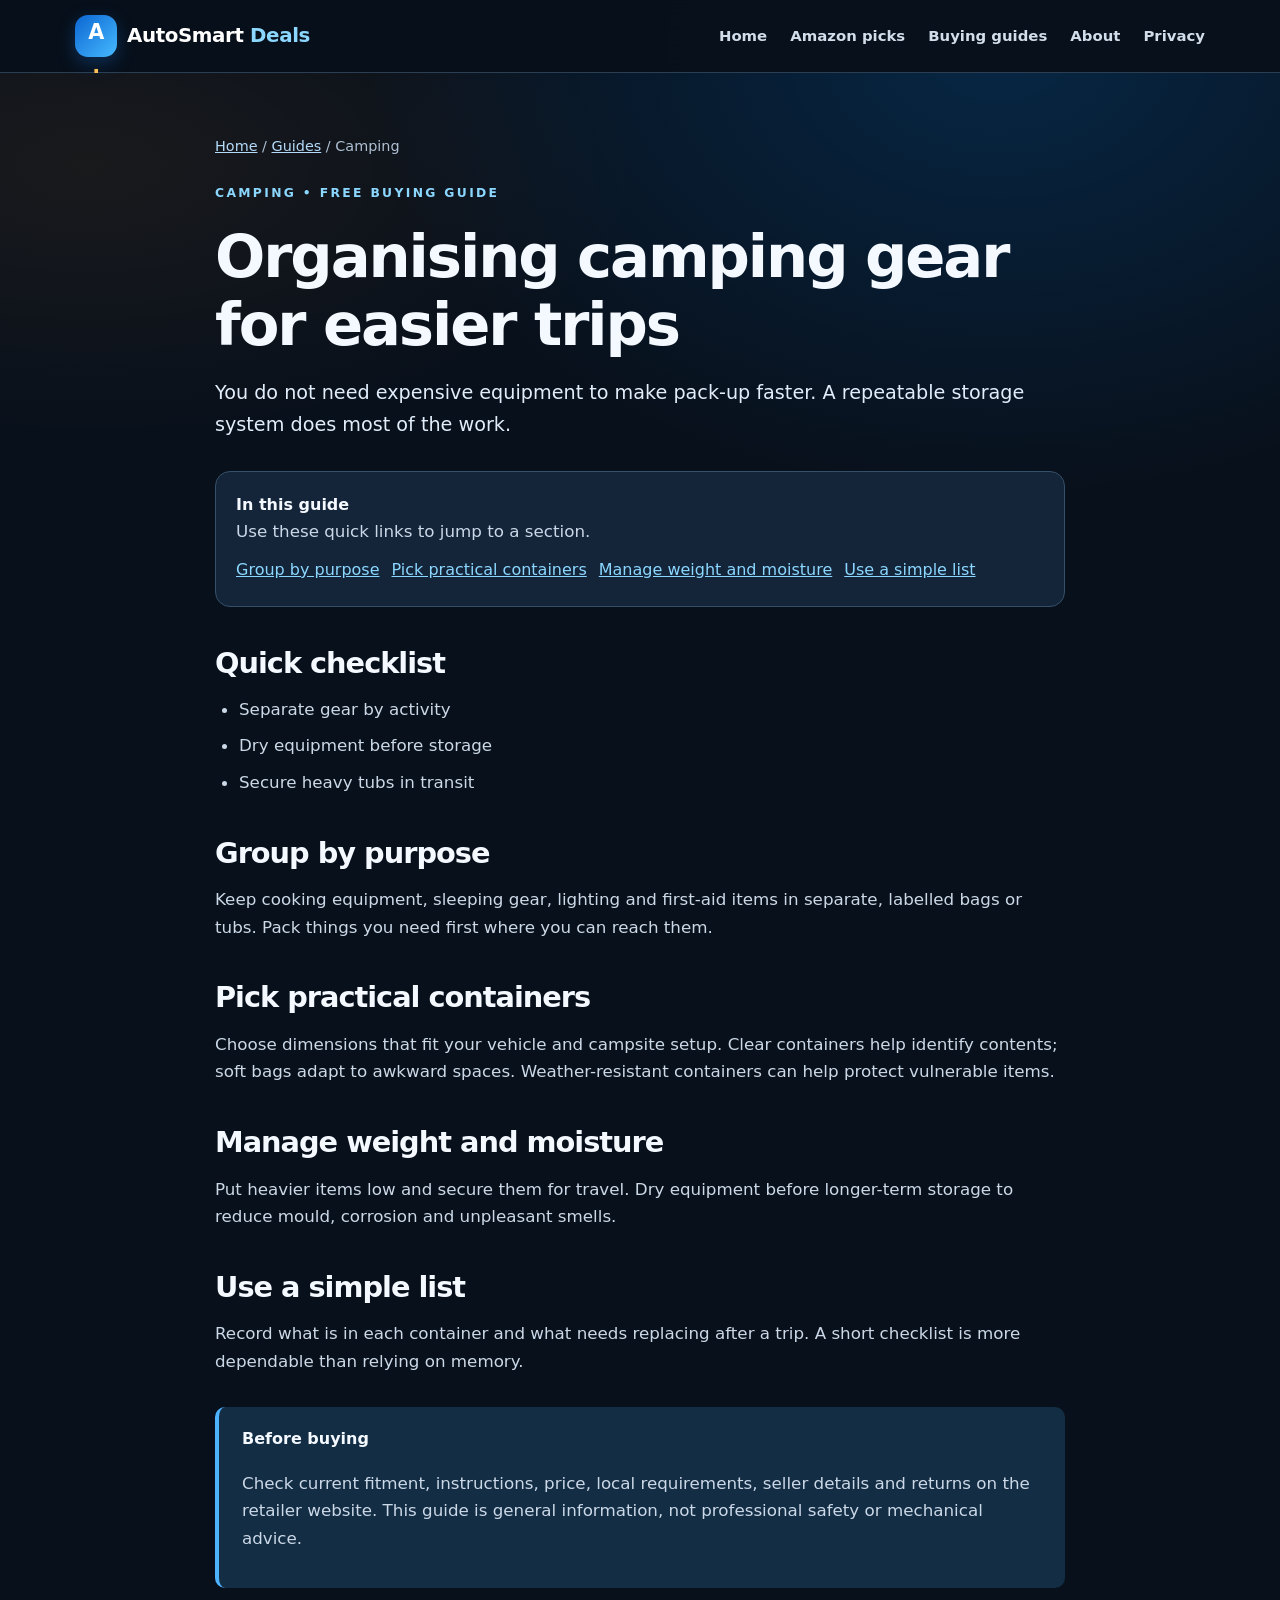
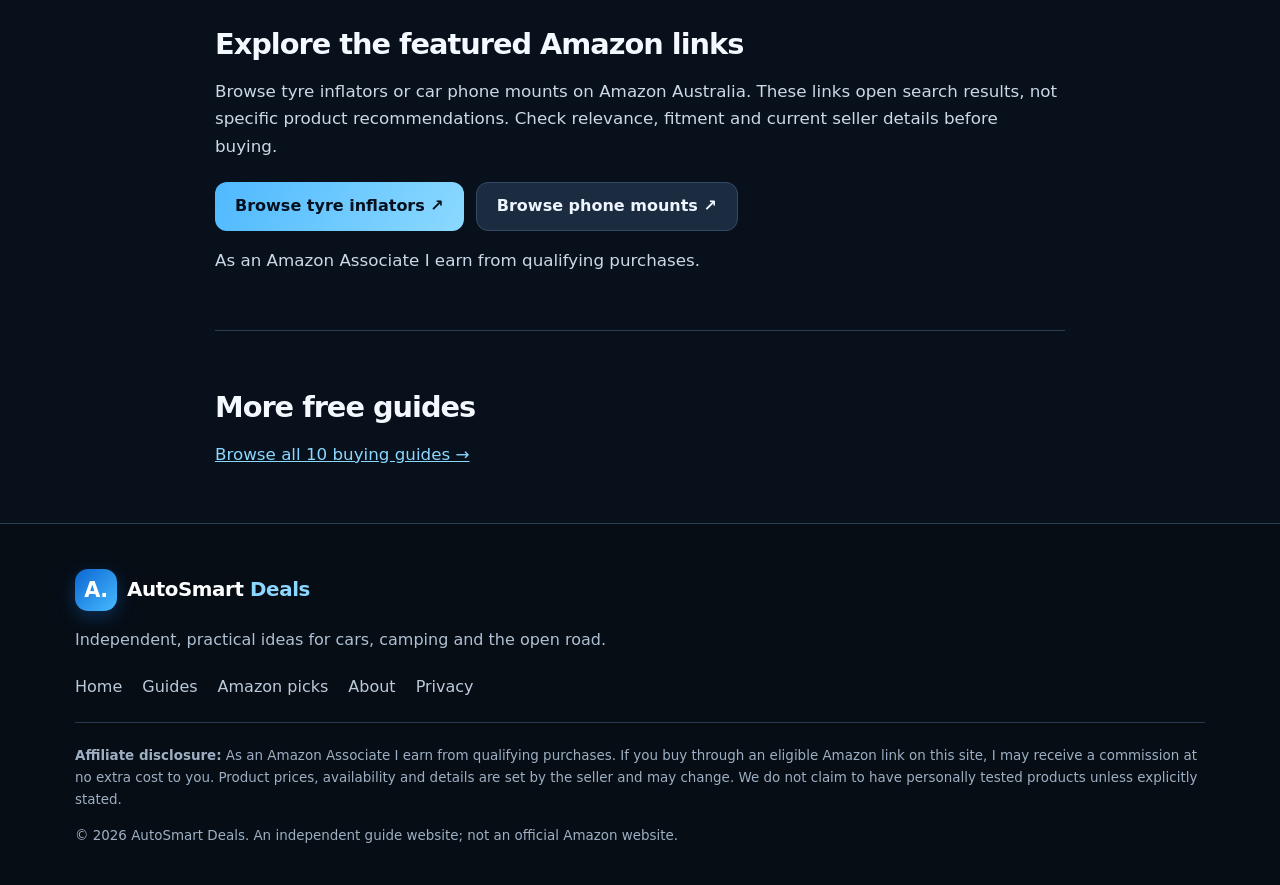
<file: guides/camping-storage.html>
<!doctype html><html lang="en-AU"><head><meta charset="utf-8"><meta name="viewport" content="width=device-width,initial-scale=1"><meta name="theme-color" content="#08101b"><title>Organising camping gear for easier trips | AutoSmart Deals Australia</title><meta name="description" content="You do not need expensive equipment to make pack-up faster. A repeatable storage system does most of the work."><meta property="og:type" content="website"><meta property="og:title" content="Organising camping gear for easier trips"><meta property="og:description" content="You do not need expensive equipment to make pack-up faster. A repeatable storage system does most of the work."><meta property="og:url" content="https://quiet-torte-26eb08.netlify.app/guides/camping-storage.html"><meta name="twitter:card" content="summary"><link rel="canonical" href="https://quiet-torte-26eb08.netlify.app/guides/camping-storage.html"><link rel="icon" type="image/svg+xml" href="/favicon.svg"><link rel="stylesheet" href="/styles.css"><script type="application/ld+json">{"@context": "https://schema.org", "@type": "Article", "headline": "Organising camping gear for easier trips", "description": "You do not need expensive equipment to make pack-up faster. A repeatable storage system does most of the work.", "author": {"@type": "Organization", "name": "AutoSmart Deals"}, "publisher": {"@type": "Organization", "name": "AutoSmart Deals"}, "mainEntityOfPage": "https://quiet-torte-26eb08.netlify.app/guides/camping-storage.html"}</script></head><body><a class="skip" href="#content">Skip to content</a><header class="topbar"><div class="container inner"><a class="brand" href="/" aria-label="AutoSmart Deals home"><span class="logo">A<span style="color:#ffbe56">.</span></span><span>AutoSmart <em>Deals</em></span></a><button class="hamb" type="button" aria-expanded="false" aria-controls="main-nav" aria-label="Toggle menu">☰ Menu</button><nav id="main-nav" class="nav" aria-label="Main navigation"><a href='/'>Home</a><a href='/#amazon-picks'>Amazon picks</a><a href='/#guides'>Buying guides</a><a href='/about'>About</a><a href='/privacy'>Privacy</a></nav></div></header><main id="content"><article class="article"><div class="breadcrumb"><a href="/">Home</a> / <a href="/#guides">Guides</a> / Camping</div><span class="eyebrow" style="margin-top:24px">Camping • Free buying guide</span><h1>Organising camping gear for easier trips</h1><p class="intro">You do not need expensive equipment to make pack-up faster. A repeatable storage system does most of the work.</p><div class="contents"><strong>In this guide</strong><p class="muted tiny">Use these quick links to jump to a section.</p><a href="#section-1">Group by purpose</a><a href="#section-2">Pick practical containers</a><a href="#section-3">Manage weight and moisture</a><a href="#section-4">Use a simple list</a></div><h2>Quick checklist</h2><ul><li>Separate gear by activity</li><li>Dry equipment before storage</li><li>Secure heavy tubs in transit</li></ul><h2 id="section-1">Group by purpose</h2><p>Keep cooking equipment, sleeping gear, lighting and first-aid items in separate, labelled bags or tubs. Pack things you need first where you can reach them.</p><h2 id="section-2">Pick practical containers</h2><p>Choose dimensions that fit your vehicle and campsite setup. Clear containers help identify contents; soft bags adapt to awkward spaces. Weather-resistant containers can help protect vulnerable items.</p><h2 id="section-3">Manage weight and moisture</h2><p>Put heavier items low and secure them for travel. Dry equipment before longer-term storage to reduce mould, corrosion and unpleasant smells.</p><h2 id="section-4">Use a simple list</h2><p>Record what is in each container and what needs replacing after a trip. A short checklist is more dependable than relying on memory.</p><div class="article-callout"><strong>Before buying</strong><p>Check current fitment, instructions, price, local requirements, seller details and returns on the retailer website. This guide is general information, not professional safety or mechanical advice.</p></div><h2>Explore the featured Amazon links</h2><p>Browse tyre inflators or car phone mounts on Amazon Australia. These links open search results, not specific product recommendations. Check relevance, fitment and current seller details before buying.</p><div class="actions"><a class="btn primary" target="_blank" rel="sponsored nofollow noopener noreferrer" href="https://www.amazon.com.au/s?k=portable%20tyre%20inflator&amp;tag=autosmartdeal-22">Browse tyre inflators ↗</a><a class="btn secondary" target="_blank" rel="sponsored nofollow noopener noreferrer" href="https://www.amazon.com.au/s?k=car%20phone%20mount&amp;tag=autosmartdeal-22">Browse phone mounts ↗</a></div><p class="disclose">As an Amazon Associate I earn from qualifying purchases.</p><div class="related"><h2>More free guides</h2><p><a href="/#guides">Browse all 10 buying guides →</a></p></div></article></main><footer class="footer"><div class="container"><a class="brand" href="/"><span class="logo">A.</span><span>AutoSmart <em>Deals</em></span></a><p class="muted">Independent, practical ideas for cars, camping and the open road.</p><div class="footlinks"><a href="/">Home</a><a href="/#guides">Guides</a><a href="/#amazon-picks">Amazon picks</a><a href='/about'>About</a><a href='/privacy'>Privacy</a></div><div class="legal"><strong>Affiliate disclosure:</strong> As an Amazon Associate I earn from qualifying purchases. If you buy through an eligible Amazon link on this site, I may receive a commission at no extra cost to you. Product prices, availability and details are set by the seller and may change. We do not claim to have personally tested products unless explicitly stated.<p>© 2026 AutoSmart Deals. An independent guide website; not an official Amazon website.</p></div></div></footer><script src="/script.js" defer></script></body></html>
</file>
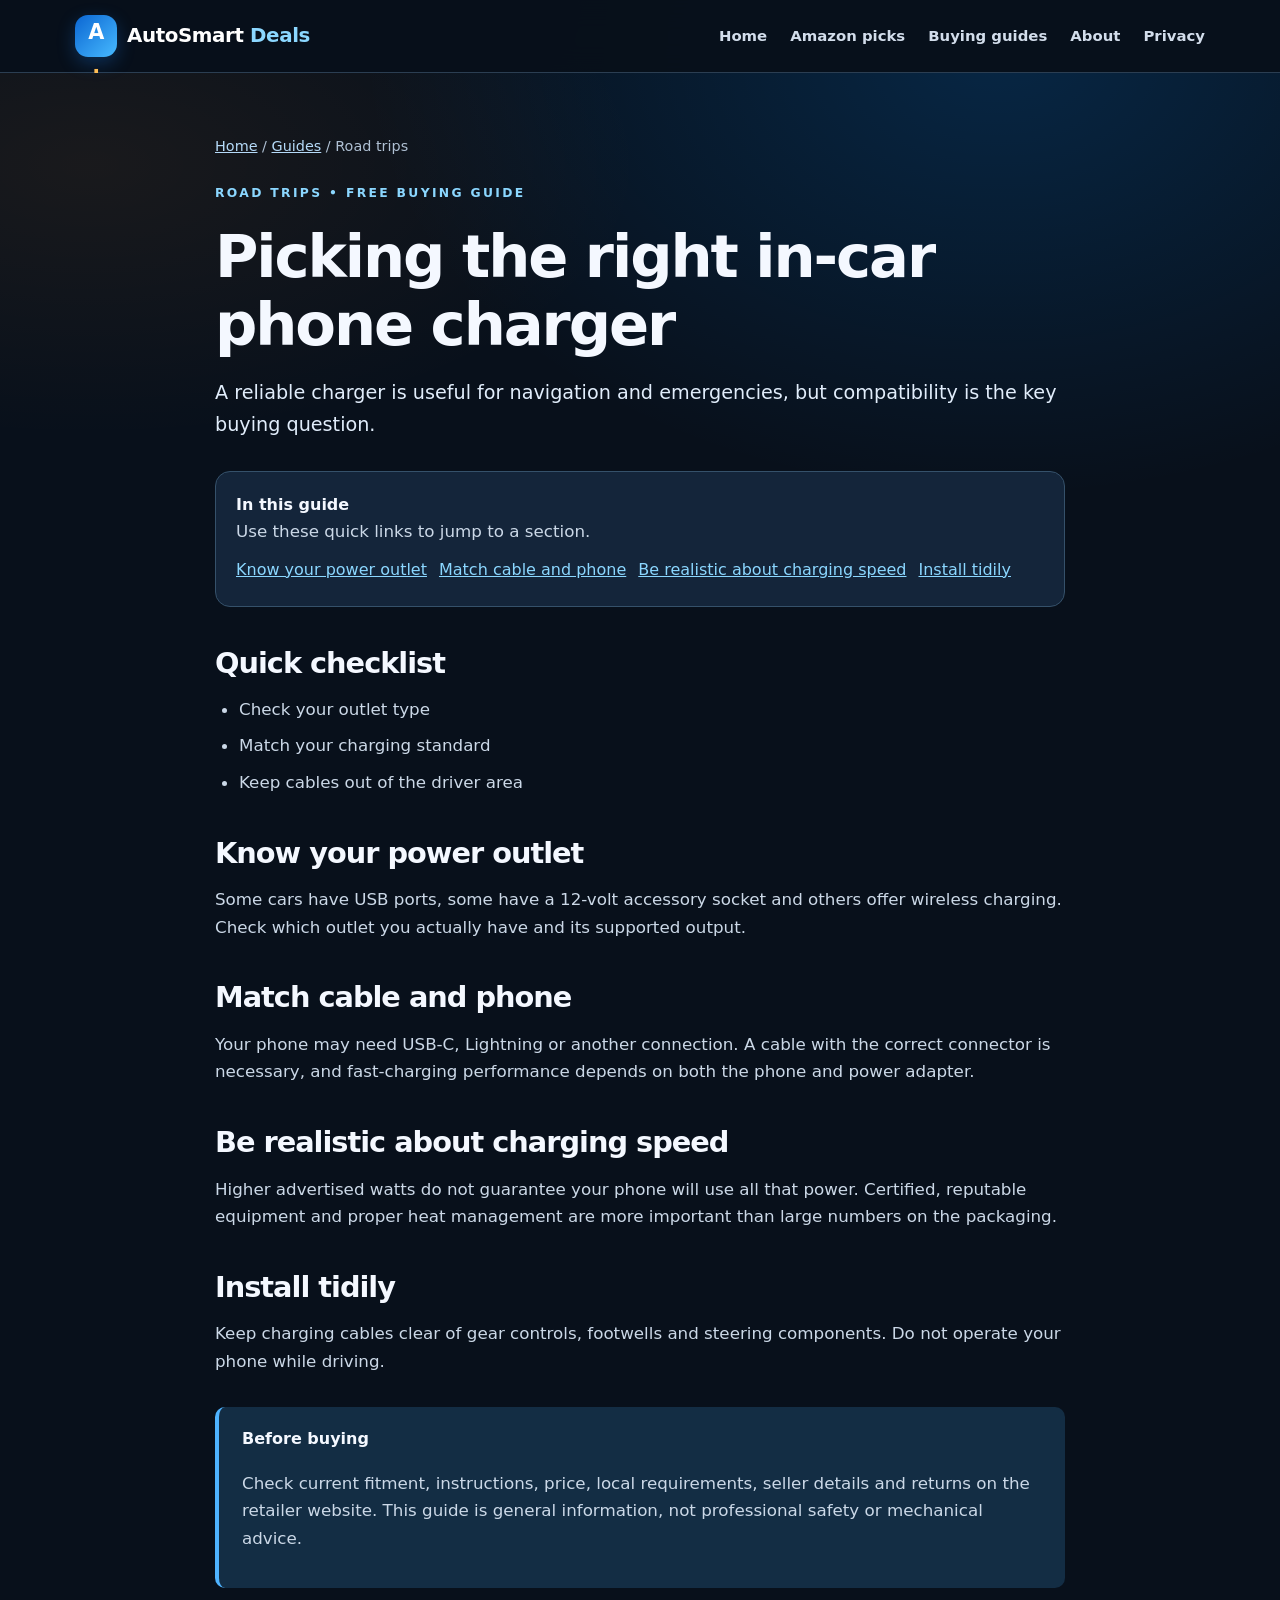
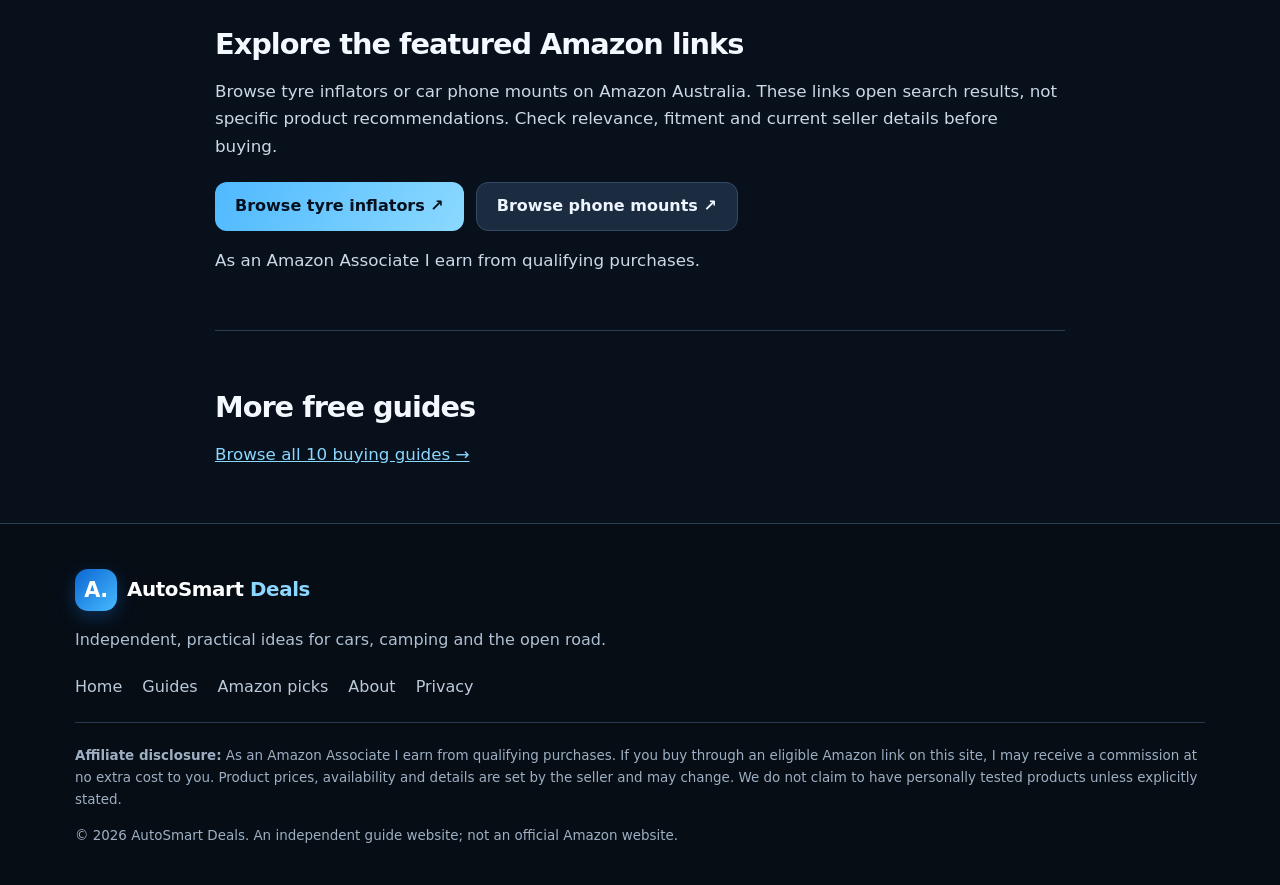
<file: guides/car-charger-guide.html>
<!doctype html><html lang="en-AU"><head><meta charset="utf-8"><meta name="viewport" content="width=device-width,initial-scale=1"><meta name="theme-color" content="#08101b"><title>Picking the right in-car phone charger | AutoSmart Deals Australia</title><meta name="description" content="A reliable charger is useful for navigation and emergencies, but compatibility is the key buying question."><meta property="og:type" content="website"><meta property="og:title" content="Picking the right in-car phone charger"><meta property="og:description" content="A reliable charger is useful for navigation and emergencies, but compatibility is the key buying question."><meta property="og:url" content="https://quiet-torte-26eb08.netlify.app/guides/car-charger-guide.html"><meta name="twitter:card" content="summary"><link rel="canonical" href="https://quiet-torte-26eb08.netlify.app/guides/car-charger-guide.html"><link rel="icon" type="image/svg+xml" href="/favicon.svg"><link rel="stylesheet" href="/styles.css"><script type="application/ld+json">{"@context": "https://schema.org", "@type": "Article", "headline": "Picking the right in-car phone charger", "description": "A reliable charger is useful for navigation and emergencies, but compatibility is the key buying question.", "author": {"@type": "Organization", "name": "AutoSmart Deals"}, "publisher": {"@type": "Organization", "name": "AutoSmart Deals"}, "mainEntityOfPage": "https://quiet-torte-26eb08.netlify.app/guides/car-charger-guide.html"}</script></head><body><a class="skip" href="#content">Skip to content</a><header class="topbar"><div class="container inner"><a class="brand" href="/" aria-label="AutoSmart Deals home"><span class="logo">A<span style="color:#ffbe56">.</span></span><span>AutoSmart <em>Deals</em></span></a><button class="hamb" type="button" aria-expanded="false" aria-controls="main-nav" aria-label="Toggle menu">☰ Menu</button><nav id="main-nav" class="nav" aria-label="Main navigation"><a href='/'>Home</a><a href='/#amazon-picks'>Amazon picks</a><a href='/#guides'>Buying guides</a><a href='/about'>About</a><a href='/privacy'>Privacy</a></nav></div></header><main id="content"><article class="article"><div class="breadcrumb"><a href="/">Home</a> / <a href="/#guides">Guides</a> / Road trips</div><span class="eyebrow" style="margin-top:24px">Road trips • Free buying guide</span><h1>Picking the right in-car phone charger</h1><p class="intro">A reliable charger is useful for navigation and emergencies, but compatibility is the key buying question.</p><div class="contents"><strong>In this guide</strong><p class="muted tiny">Use these quick links to jump to a section.</p><a href="#section-1">Know your power outlet</a><a href="#section-2">Match cable and phone</a><a href="#section-3">Be realistic about charging speed</a><a href="#section-4">Install tidily</a></div><h2>Quick checklist</h2><ul><li>Check your outlet type</li><li>Match your charging standard</li><li>Keep cables out of the driver area</li></ul><h2 id="section-1">Know your power outlet</h2><p>Some cars have USB ports, some have a 12-volt accessory socket and others offer wireless charging. Check which outlet you actually have and its supported output.</p><h2 id="section-2">Match cable and phone</h2><p>Your phone may need USB-C, Lightning or another connection. A cable with the correct connector is necessary, and fast-charging performance depends on both the phone and power adapter.</p><h2 id="section-3">Be realistic about charging speed</h2><p>Higher advertised watts do not guarantee your phone will use all that power. Certified, reputable equipment and proper heat management are more important than large numbers on the packaging.</p><h2 id="section-4">Install tidily</h2><p>Keep charging cables clear of gear controls, footwells and steering components. Do not operate your phone while driving.</p><div class="article-callout"><strong>Before buying</strong><p>Check current fitment, instructions, price, local requirements, seller details and returns on the retailer website. This guide is general information, not professional safety or mechanical advice.</p></div><h2>Explore the featured Amazon links</h2><p>Browse tyre inflators or car phone mounts on Amazon Australia. These links open search results, not specific product recommendations. Check relevance, fitment and current seller details before buying.</p><div class="actions"><a class="btn primary" target="_blank" rel="sponsored nofollow noopener noreferrer" href="https://www.amazon.com.au/s?k=portable%20tyre%20inflator&amp;tag=autosmartdeal-22">Browse tyre inflators ↗</a><a class="btn secondary" target="_blank" rel="sponsored nofollow noopener noreferrer" href="https://www.amazon.com.au/s?k=car%20phone%20mount&amp;tag=autosmartdeal-22">Browse phone mounts ↗</a></div><p class="disclose">As an Amazon Associate I earn from qualifying purchases.</p><div class="related"><h2>More free guides</h2><p><a href="/#guides">Browse all 10 buying guides →</a></p></div></article></main><footer class="footer"><div class="container"><a class="brand" href="/"><span class="logo">A.</span><span>AutoSmart <em>Deals</em></span></a><p class="muted">Independent, practical ideas for cars, camping and the open road.</p><div class="footlinks"><a href="/">Home</a><a href="/#guides">Guides</a><a href="/#amazon-picks">Amazon picks</a><a href='/about'>About</a><a href='/privacy'>Privacy</a></div><div class="legal"><strong>Affiliate disclosure:</strong> As an Amazon Associate I earn from qualifying purchases. If you buy through an eligible Amazon link on this site, I may receive a commission at no extra cost to you. Product prices, availability and details are set by the seller and may change. We do not claim to have personally tested products unless explicitly stated.<p>© 2026 AutoSmart Deals. An independent guide website; not an official Amazon website.</p></div></div></footer><script src="/script.js" defer></script></body></html>
</file>
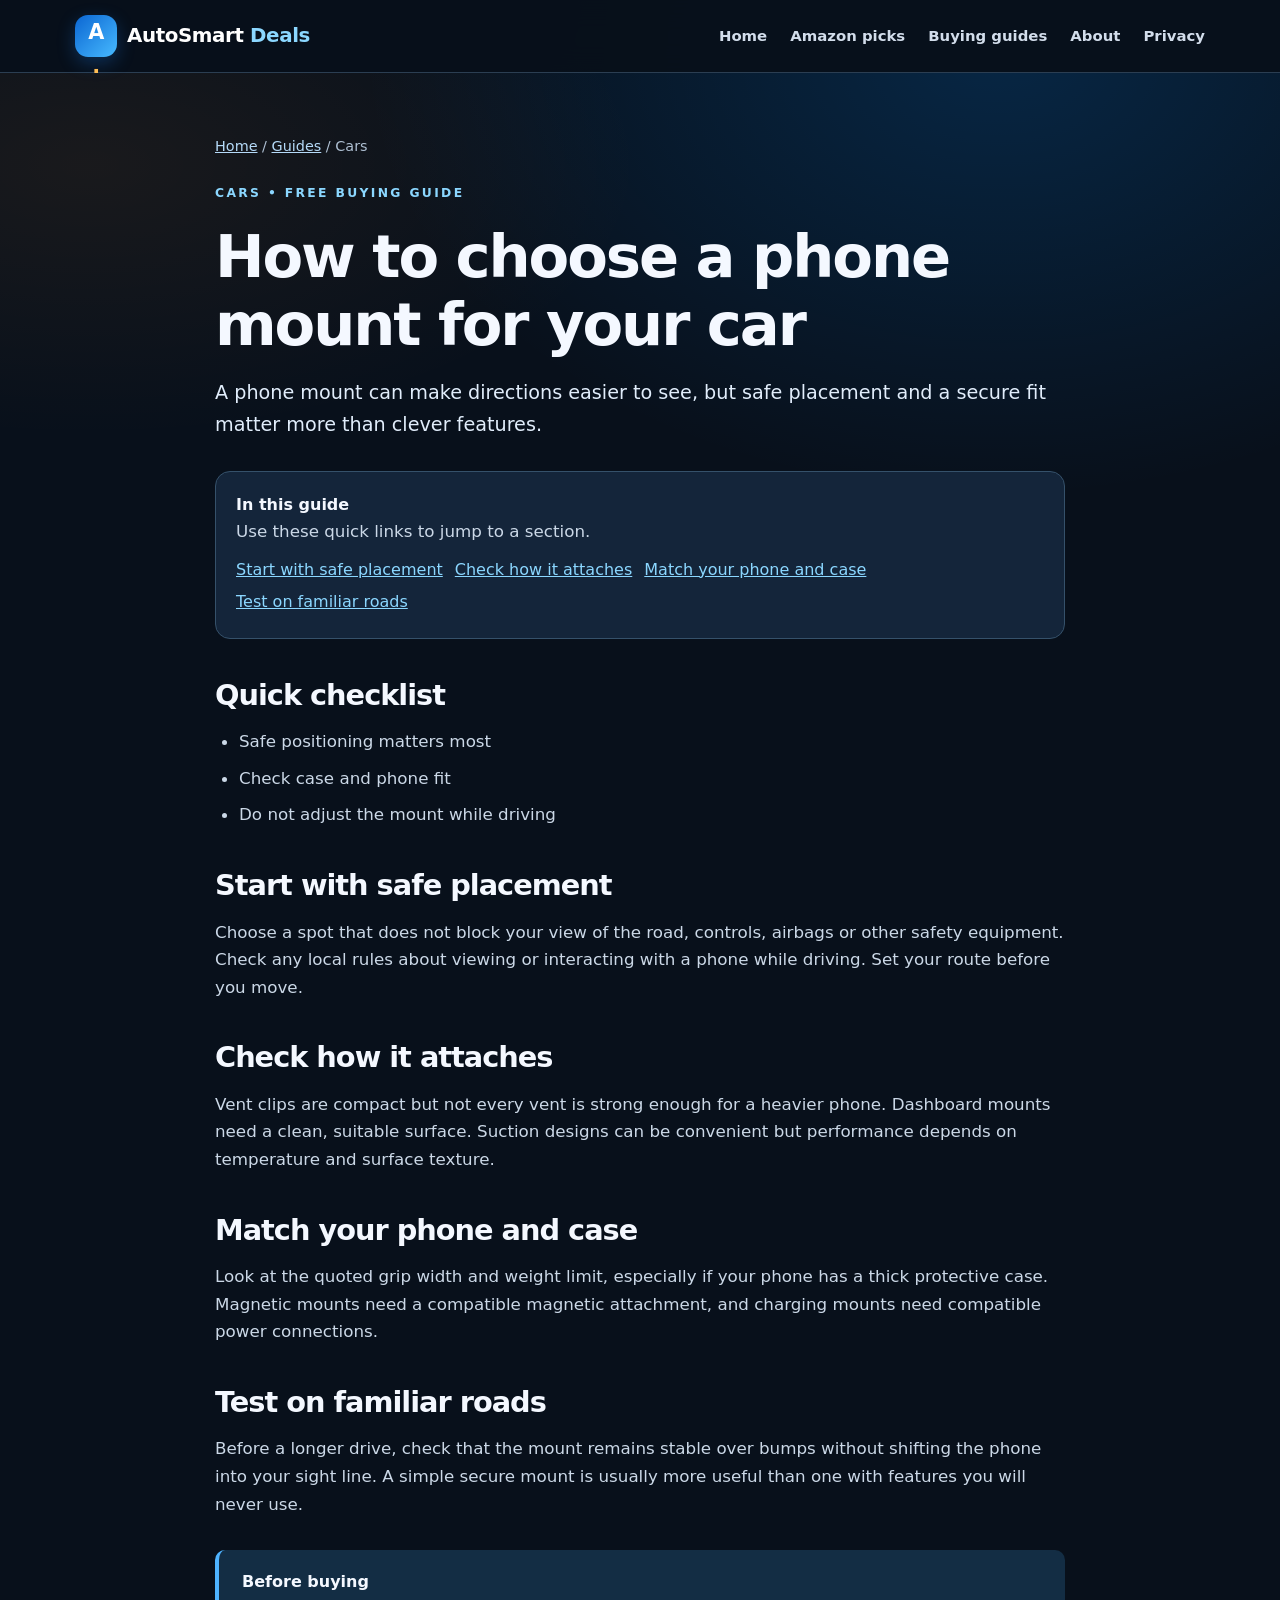
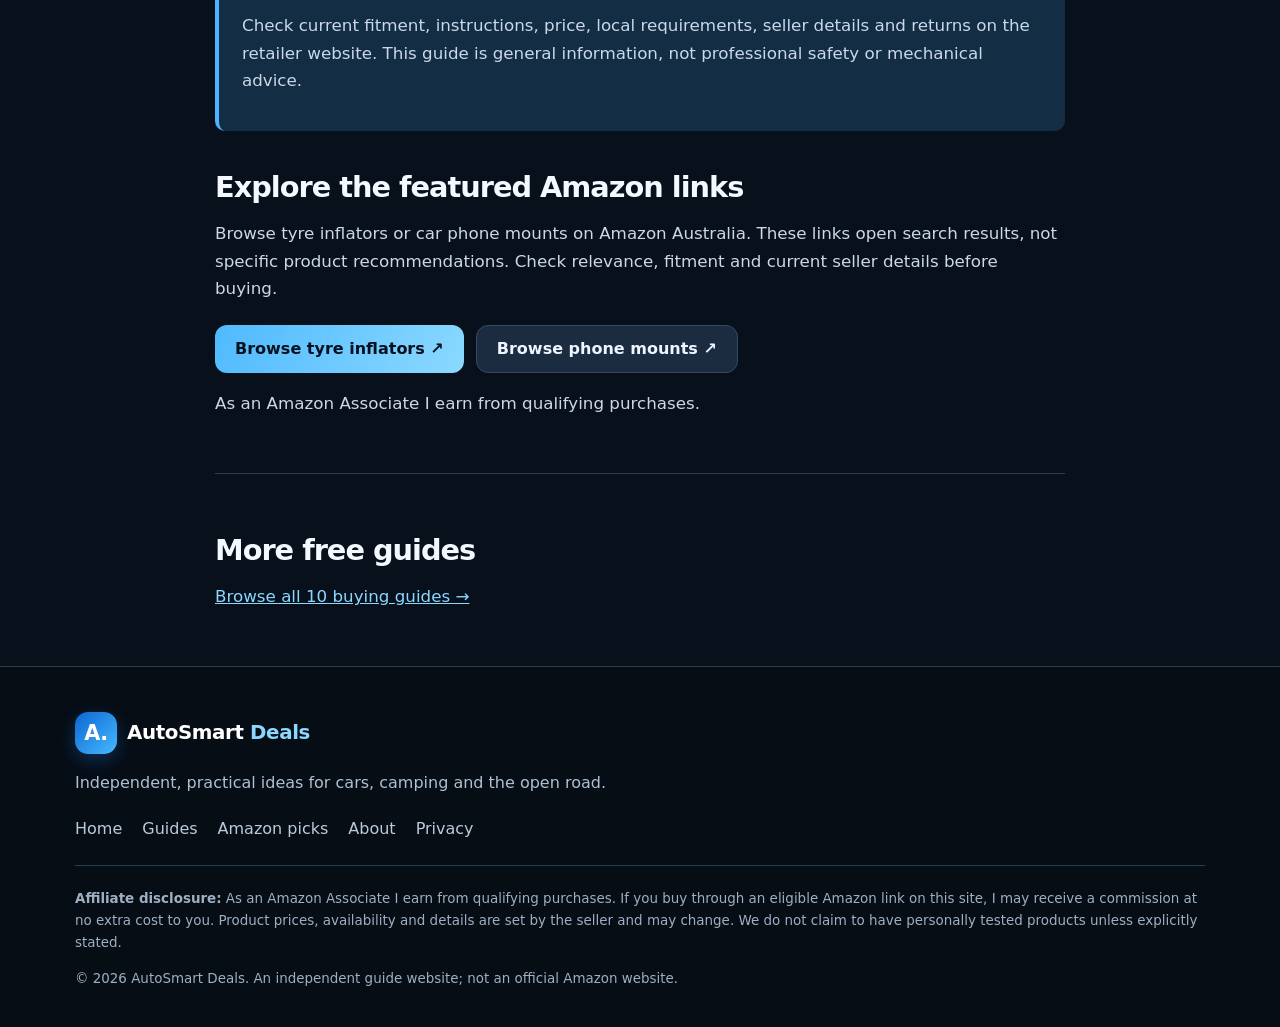
<file: guides/car-phone-mount.html>
<!doctype html><html lang="en-AU"><head><meta charset="utf-8"><meta name="viewport" content="width=device-width,initial-scale=1"><meta name="theme-color" content="#08101b"><title>How to choose a phone mount for your car | AutoSmart Deals Australia</title><meta name="description" content="A phone mount can make directions easier to see, but safe placement and a secure fit matter more than clever features."><meta property="og:type" content="website"><meta property="og:title" content="How to choose a phone mount for your car"><meta property="og:description" content="A phone mount can make directions easier to see, but safe placement and a secure fit matter more than clever features."><meta property="og:url" content="https://quiet-torte-26eb08.netlify.app/guides/car-phone-mount.html"><meta name="twitter:card" content="summary"><link rel="canonical" href="https://quiet-torte-26eb08.netlify.app/guides/car-phone-mount.html"><link rel="icon" type="image/svg+xml" href="/favicon.svg"><link rel="stylesheet" href="/styles.css"><script type="application/ld+json">{"@context": "https://schema.org", "@type": "Article", "headline": "How to choose a phone mount for your car", "description": "A phone mount can make directions easier to see, but safe placement and a secure fit matter more than clever features.", "author": {"@type": "Organization", "name": "AutoSmart Deals"}, "publisher": {"@type": "Organization", "name": "AutoSmart Deals"}, "mainEntityOfPage": "https://quiet-torte-26eb08.netlify.app/guides/car-phone-mount.html"}</script></head><body><a class="skip" href="#content">Skip to content</a><header class="topbar"><div class="container inner"><a class="brand" href="/" aria-label="AutoSmart Deals home"><span class="logo">A<span style="color:#ffbe56">.</span></span><span>AutoSmart <em>Deals</em></span></a><button class="hamb" type="button" aria-expanded="false" aria-controls="main-nav" aria-label="Toggle menu">☰ Menu</button><nav id="main-nav" class="nav" aria-label="Main navigation"><a href='/'>Home</a><a href='/#amazon-picks'>Amazon picks</a><a href='/#guides'>Buying guides</a><a href='/about'>About</a><a href='/privacy'>Privacy</a></nav></div></header><main id="content"><article class="article"><div class="breadcrumb"><a href="/">Home</a> / <a href="/#guides">Guides</a> / Cars</div><span class="eyebrow" style="margin-top:24px">Cars • Free buying guide</span><h1>How to choose a phone mount for your car</h1><p class="intro">A phone mount can make directions easier to see, but safe placement and a secure fit matter more than clever features.</p><div class="contents"><strong>In this guide</strong><p class="muted tiny">Use these quick links to jump to a section.</p><a href="#section-1">Start with safe placement</a><a href="#section-2">Check how it attaches</a><a href="#section-3">Match your phone and case</a><a href="#section-4">Test on familiar roads</a></div><h2>Quick checklist</h2><ul><li>Safe positioning matters most</li><li>Check case and phone fit</li><li>Do not adjust the mount while driving</li></ul><h2 id="section-1">Start with safe placement</h2><p>Choose a spot that does not block your view of the road, controls, airbags or other safety equipment. Check any local rules about viewing or interacting with a phone while driving. Set your route before you move.</p><h2 id="section-2">Check how it attaches</h2><p>Vent clips are compact but not every vent is strong enough for a heavier phone. Dashboard mounts need a clean, suitable surface. Suction designs can be convenient but performance depends on temperature and surface texture.</p><h2 id="section-3">Match your phone and case</h2><p>Look at the quoted grip width and weight limit, especially if your phone has a thick protective case. Magnetic mounts need a compatible magnetic attachment, and charging mounts need compatible power connections.</p><h2 id="section-4">Test on familiar roads</h2><p>Before a longer drive, check that the mount remains stable over bumps without shifting the phone into your sight line. A simple secure mount is usually more useful than one with features you will never use.</p><div class="article-callout"><strong>Before buying</strong><p>Check current fitment, instructions, price, local requirements, seller details and returns on the retailer website. This guide is general information, not professional safety or mechanical advice.</p></div><h2>Explore the featured Amazon links</h2><p>Browse tyre inflators or car phone mounts on Amazon Australia. These links open search results, not specific product recommendations. Check relevance, fitment and current seller details before buying.</p><div class="actions"><a class="btn primary" target="_blank" rel="sponsored nofollow noopener noreferrer" href="https://www.amazon.com.au/s?k=portable%20tyre%20inflator&amp;tag=autosmartdeal-22">Browse tyre inflators ↗</a><a class="btn secondary" target="_blank" rel="sponsored nofollow noopener noreferrer" href="https://www.amazon.com.au/s?k=car%20phone%20mount&amp;tag=autosmartdeal-22">Browse phone mounts ↗</a></div><p class="disclose">As an Amazon Associate I earn from qualifying purchases.</p><div class="related"><h2>More free guides</h2><p><a href="/#guides">Browse all 10 buying guides →</a></p></div></article></main><footer class="footer"><div class="container"><a class="brand" href="/"><span class="logo">A.</span><span>AutoSmart <em>Deals</em></span></a><p class="muted">Independent, practical ideas for cars, camping and the open road.</p><div class="footlinks"><a href="/">Home</a><a href="/#guides">Guides</a><a href="/#amazon-picks">Amazon picks</a><a href='/about'>About</a><a href='/privacy'>Privacy</a></div><div class="legal"><strong>Affiliate disclosure:</strong> As an Amazon Associate I earn from qualifying purchases. If you buy through an eligible Amazon link on this site, I may receive a commission at no extra cost to you. Product prices, availability and details are set by the seller and may change. We do not claim to have personally tested products unless explicitly stated.<p>© 2026 AutoSmart Deals. An independent guide website; not an official Amazon website.</p></div></div></footer><script src="/script.js" defer></script></body></html>
</file>
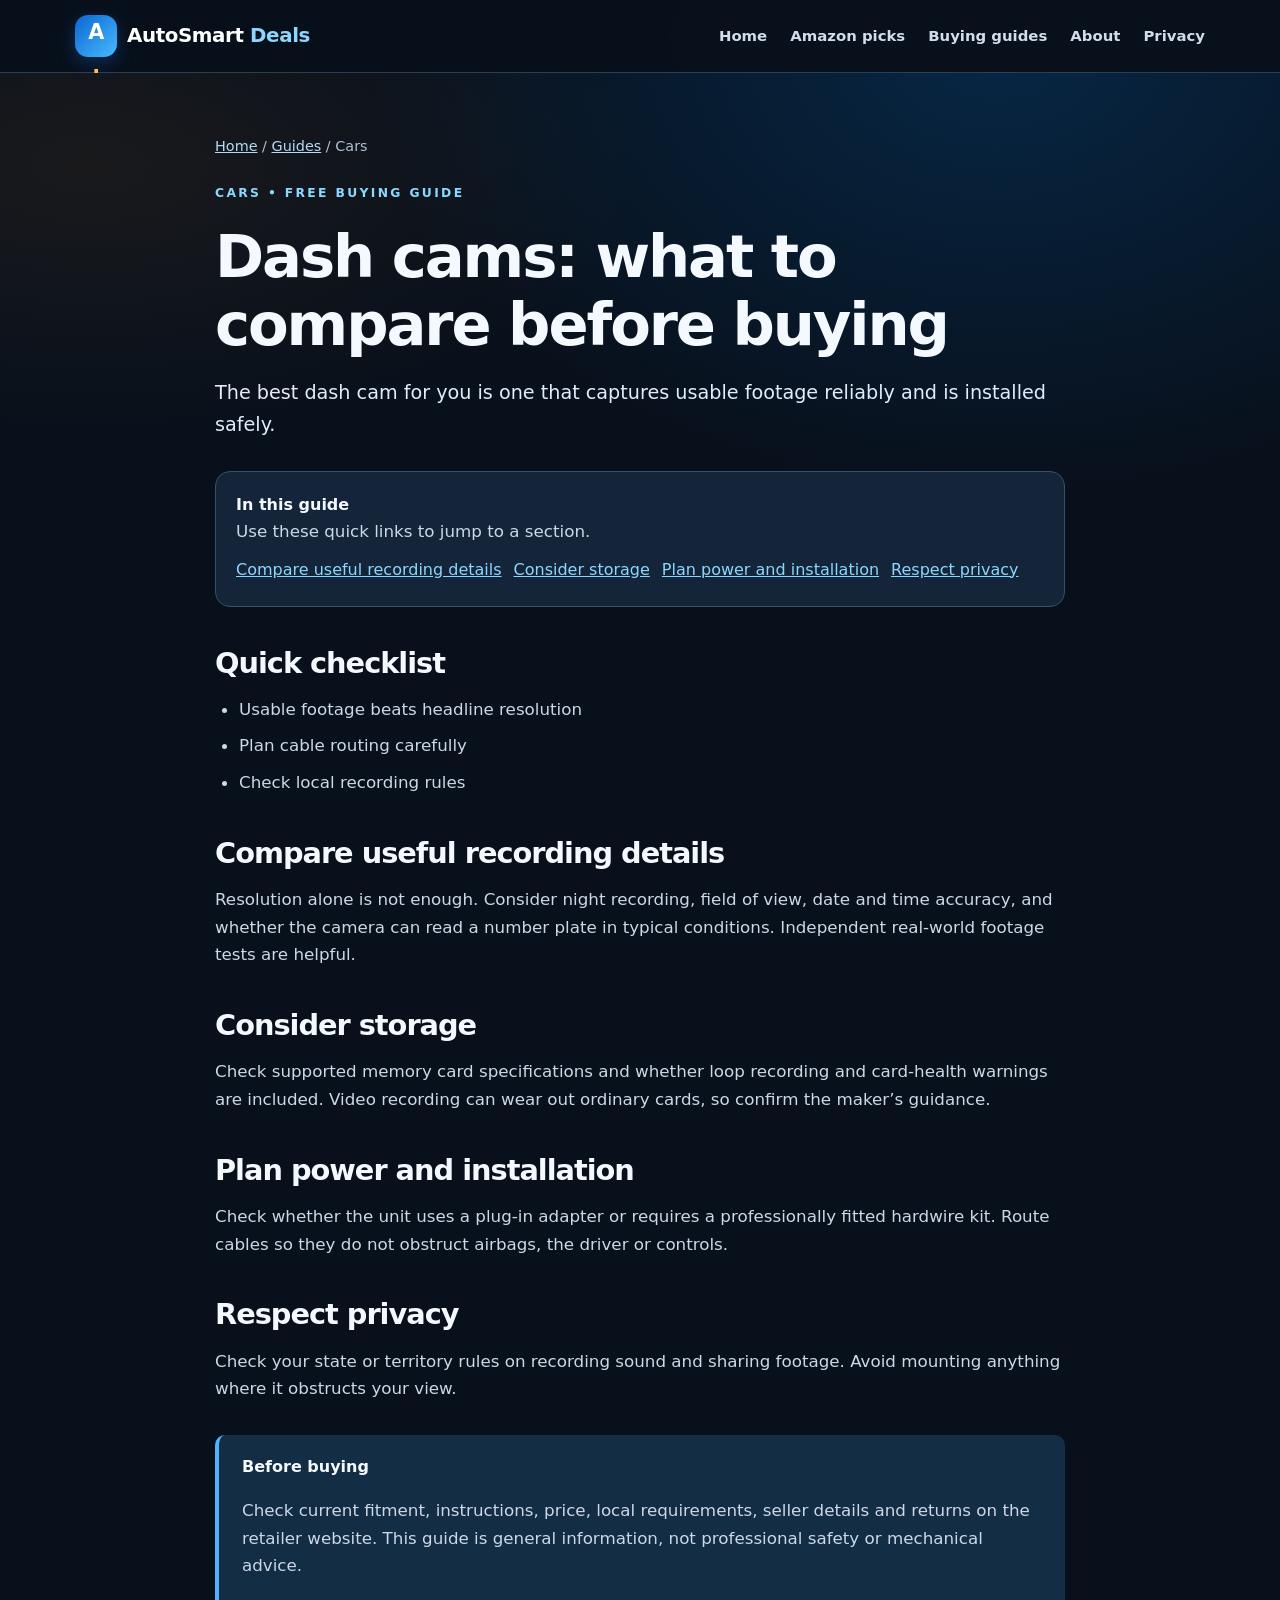
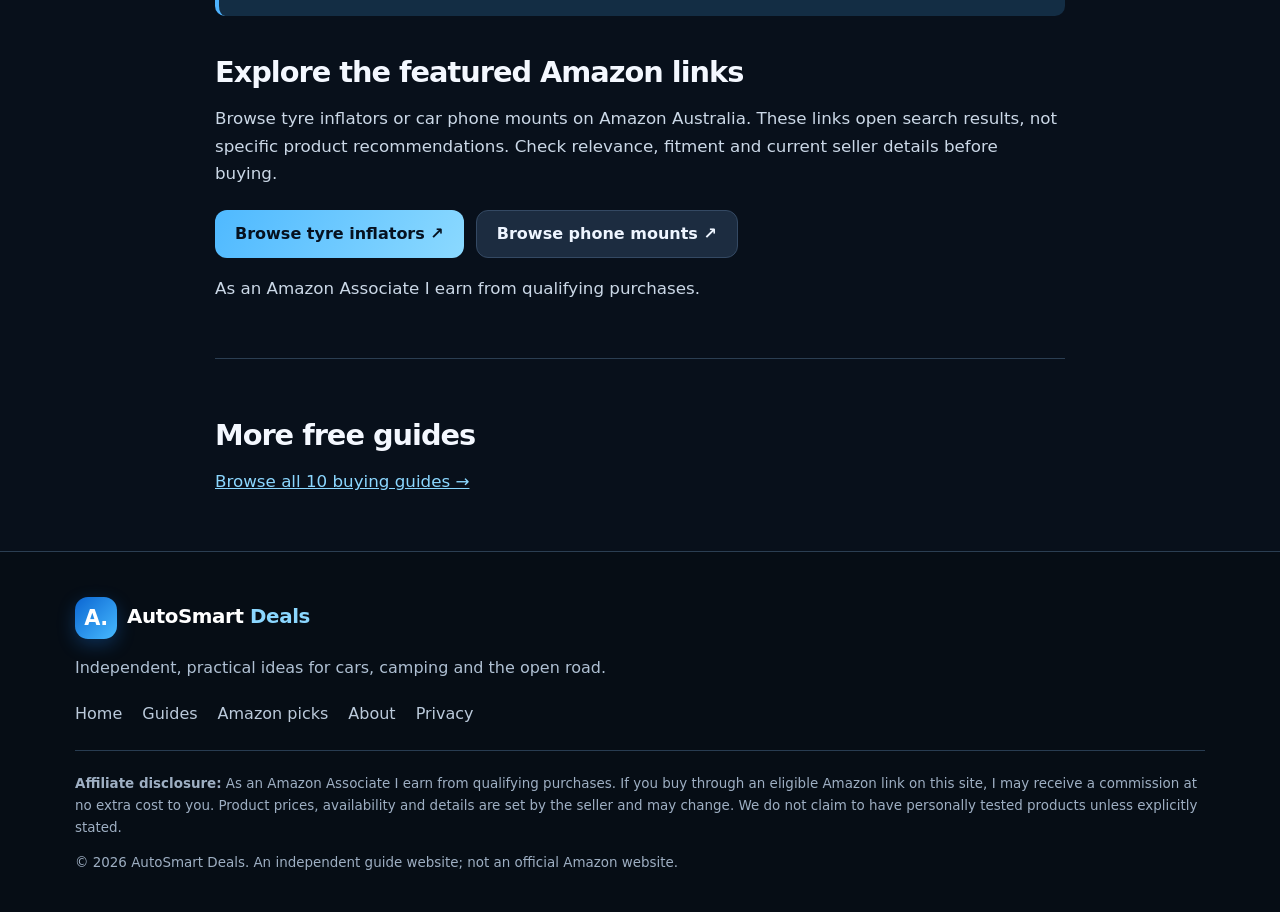
<file: guides/dash-cam-basics.html>
<!doctype html><html lang="en-AU"><head><meta charset="utf-8"><meta name="viewport" content="width=device-width,initial-scale=1"><meta name="theme-color" content="#08101b"><title>Dash cams: what to compare before buying | AutoSmart Deals Australia</title><meta name="description" content="The best dash cam for you is one that captures usable footage reliably and is installed safely."><meta property="og:type" content="website"><meta property="og:title" content="Dash cams: what to compare before buying"><meta property="og:description" content="The best dash cam for you is one that captures usable footage reliably and is installed safely."><meta property="og:url" content="https://quiet-torte-26eb08.netlify.app/guides/dash-cam-basics.html"><meta name="twitter:card" content="summary"><link rel="canonical" href="https://quiet-torte-26eb08.netlify.app/guides/dash-cam-basics.html"><link rel="icon" type="image/svg+xml" href="/favicon.svg"><link rel="stylesheet" href="/styles.css"><script type="application/ld+json">{"@context": "https://schema.org", "@type": "Article", "headline": "Dash cams: what to compare before buying", "description": "The best dash cam for you is one that captures usable footage reliably and is installed safely.", "author": {"@type": "Organization", "name": "AutoSmart Deals"}, "publisher": {"@type": "Organization", "name": "AutoSmart Deals"}, "mainEntityOfPage": "https://quiet-torte-26eb08.netlify.app/guides/dash-cam-basics.html"}</script></head><body><a class="skip" href="#content">Skip to content</a><header class="topbar"><div class="container inner"><a class="brand" href="/" aria-label="AutoSmart Deals home"><span class="logo">A<span style="color:#ffbe56">.</span></span><span>AutoSmart <em>Deals</em></span></a><button class="hamb" type="button" aria-expanded="false" aria-controls="main-nav" aria-label="Toggle menu">☰ Menu</button><nav id="main-nav" class="nav" aria-label="Main navigation"><a href='/'>Home</a><a href='/#amazon-picks'>Amazon picks</a><a href='/#guides'>Buying guides</a><a href='/about'>About</a><a href='/privacy'>Privacy</a></nav></div></header><main id="content"><article class="article"><div class="breadcrumb"><a href="/">Home</a> / <a href="/#guides">Guides</a> / Cars</div><span class="eyebrow" style="margin-top:24px">Cars • Free buying guide</span><h1>Dash cams: what to compare before buying</h1><p class="intro">The best dash cam for you is one that captures usable footage reliably and is installed safely.</p><div class="contents"><strong>In this guide</strong><p class="muted tiny">Use these quick links to jump to a section.</p><a href="#section-1">Compare useful recording details</a><a href="#section-2">Consider storage</a><a href="#section-3">Plan power and installation</a><a href="#section-4">Respect privacy</a></div><h2>Quick checklist</h2><ul><li>Usable footage beats headline resolution</li><li>Plan cable routing carefully</li><li>Check local recording rules</li></ul><h2 id="section-1">Compare useful recording details</h2><p>Resolution alone is not enough. Consider night recording, field of view, date and time accuracy, and whether the camera can read a number plate in typical conditions. Independent real-world footage tests are helpful.</p><h2 id="section-2">Consider storage</h2><p>Check supported memory card specifications and whether loop recording and card-health warnings are included. Video recording can wear out ordinary cards, so confirm the maker’s guidance.</p><h2 id="section-3">Plan power and installation</h2><p>Check whether the unit uses a plug-in adapter or requires a professionally fitted hardwire kit. Route cables so they do not obstruct airbags, the driver or controls.</p><h2 id="section-4">Respect privacy</h2><p>Check your state or territory rules on recording sound and sharing footage. Avoid mounting anything where it obstructs your view.</p><div class="article-callout"><strong>Before buying</strong><p>Check current fitment, instructions, price, local requirements, seller details and returns on the retailer website. This guide is general information, not professional safety or mechanical advice.</p></div><h2>Explore the featured Amazon links</h2><p>Browse tyre inflators or car phone mounts on Amazon Australia. These links open search results, not specific product recommendations. Check relevance, fitment and current seller details before buying.</p><div class="actions"><a class="btn primary" target="_blank" rel="sponsored nofollow noopener noreferrer" href="https://www.amazon.com.au/s?k=portable%20tyre%20inflator&amp;tag=autosmartdeal-22">Browse tyre inflators ↗</a><a class="btn secondary" target="_blank" rel="sponsored nofollow noopener noreferrer" href="https://www.amazon.com.au/s?k=car%20phone%20mount&amp;tag=autosmartdeal-22">Browse phone mounts ↗</a></div><p class="disclose">As an Amazon Associate I earn from qualifying purchases.</p><div class="related"><h2>More free guides</h2><p><a href="/#guides">Browse all 10 buying guides →</a></p></div></article></main><footer class="footer"><div class="container"><a class="brand" href="/"><span class="logo">A.</span><span>AutoSmart <em>Deals</em></span></a><p class="muted">Independent, practical ideas for cars, camping and the open road.</p><div class="footlinks"><a href="/">Home</a><a href="/#guides">Guides</a><a href="/#amazon-picks">Amazon picks</a><a href='/about'>About</a><a href='/privacy'>Privacy</a></div><div class="legal"><strong>Affiliate disclosure:</strong> As an Amazon Associate I earn from qualifying purchases. If you buy through an eligible Amazon link on this site, I may receive a commission at no extra cost to you. Product prices, availability and details are set by the seller and may change. We do not claim to have personally tested products unless explicitly stated.<p>© 2026 AutoSmart Deals. An independent guide website; not an official Amazon website.</p></div></div></footer><script src="/script.js" defer></script></body></html>
</file>
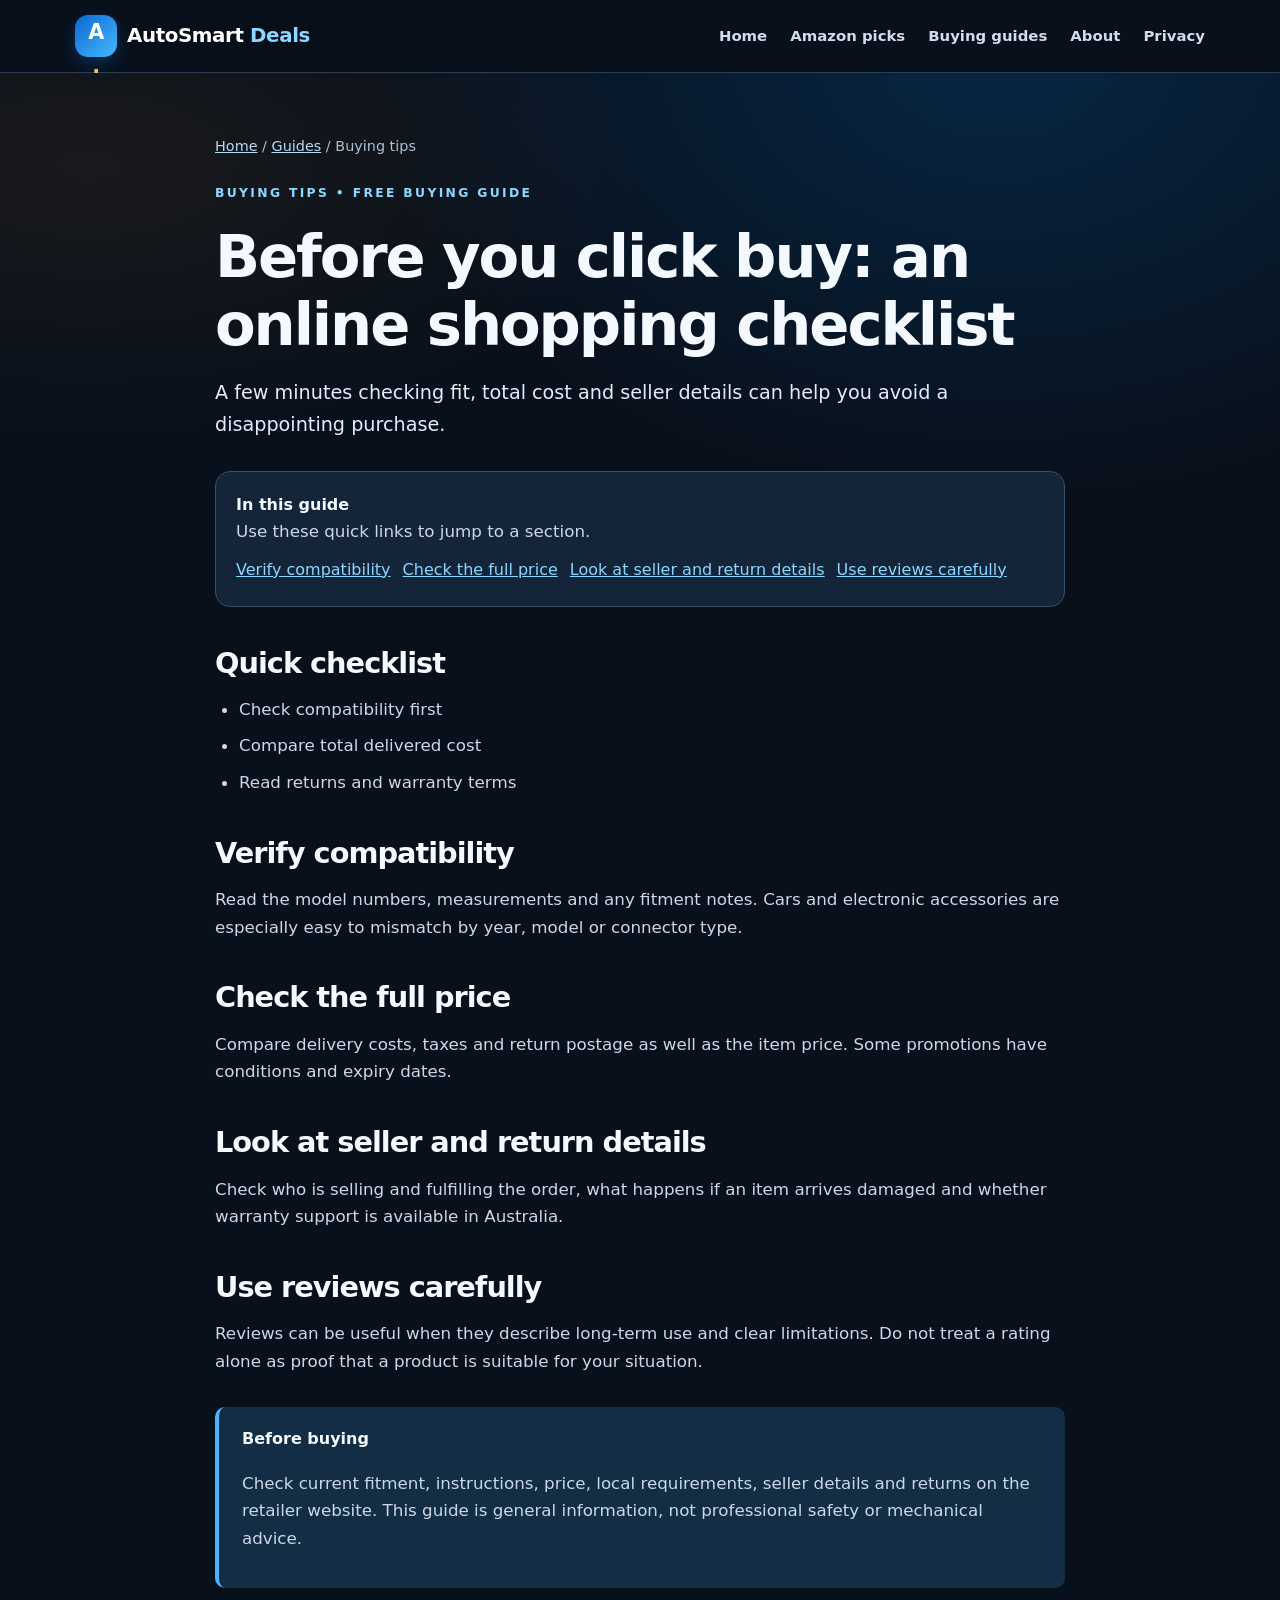
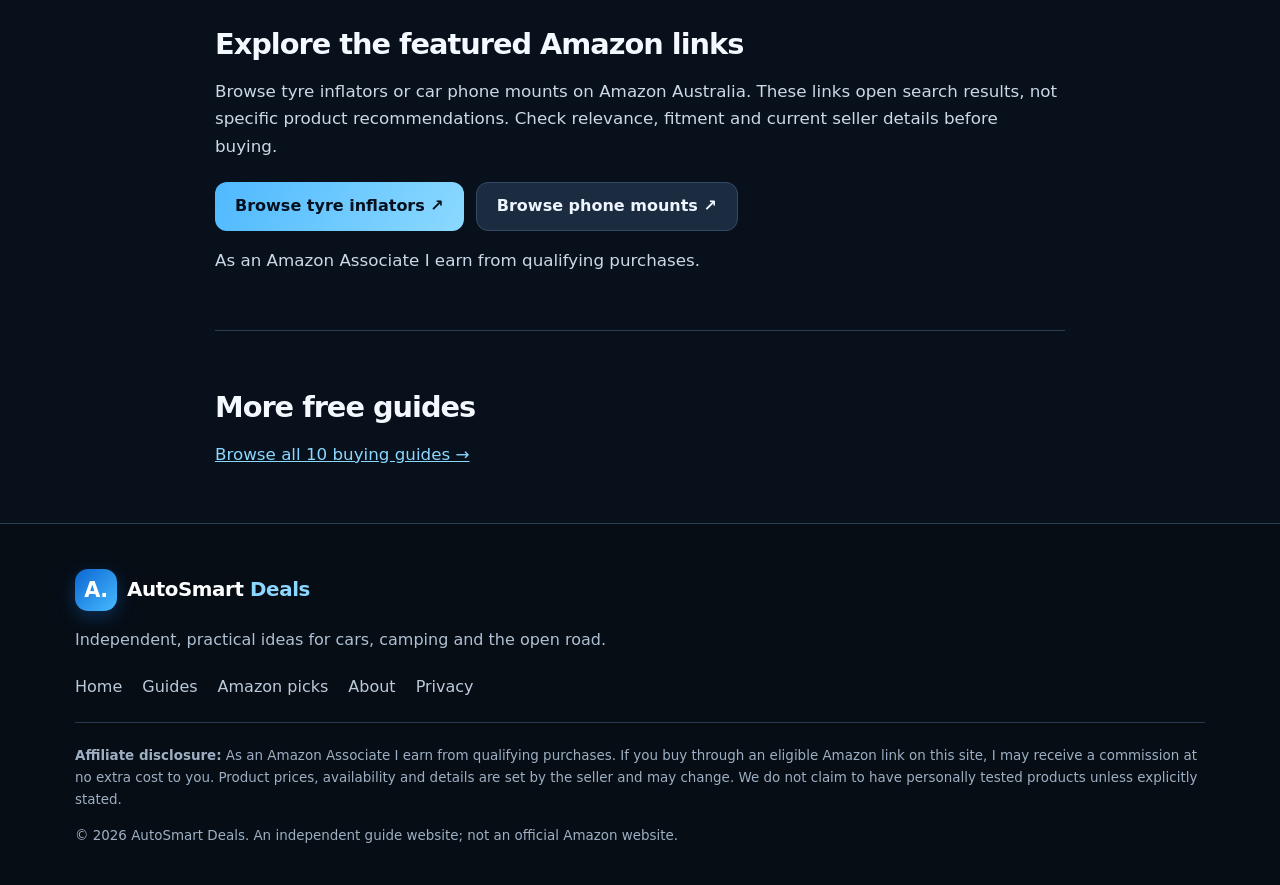
<file: guides/online-buying-checklist.html>
<!doctype html><html lang="en-AU"><head><meta charset="utf-8"><meta name="viewport" content="width=device-width,initial-scale=1"><meta name="theme-color" content="#08101b"><title>Before you click buy: an online shopping checklist | AutoSmart Deals Australia</title><meta name="description" content="A few minutes checking fit, total cost and seller details can help you avoid a disappointing purchase."><meta property="og:type" content="website"><meta property="og:title" content="Before you click buy: an online shopping checklist"><meta property="og:description" content="A few minutes checking fit, total cost and seller details can help you avoid a disappointing purchase."><meta property="og:url" content="https://quiet-torte-26eb08.netlify.app/guides/online-buying-checklist.html"><meta name="twitter:card" content="summary"><link rel="canonical" href="https://quiet-torte-26eb08.netlify.app/guides/online-buying-checklist.html"><link rel="icon" type="image/svg+xml" href="/favicon.svg"><link rel="stylesheet" href="/styles.css"><script type="application/ld+json">{"@context": "https://schema.org", "@type": "Article", "headline": "Before you click buy: an online shopping checklist", "description": "A few minutes checking fit, total cost and seller details can help you avoid a disappointing purchase.", "author": {"@type": "Organization", "name": "AutoSmart Deals"}, "publisher": {"@type": "Organization", "name": "AutoSmart Deals"}, "mainEntityOfPage": "https://quiet-torte-26eb08.netlify.app/guides/online-buying-checklist.html"}</script></head><body><a class="skip" href="#content">Skip to content</a><header class="topbar"><div class="container inner"><a class="brand" href="/" aria-label="AutoSmart Deals home"><span class="logo">A<span style="color:#ffbe56">.</span></span><span>AutoSmart <em>Deals</em></span></a><button class="hamb" type="button" aria-expanded="false" aria-controls="main-nav" aria-label="Toggle menu">☰ Menu</button><nav id="main-nav" class="nav" aria-label="Main navigation"><a href='/'>Home</a><a href='/#amazon-picks'>Amazon picks</a><a href='/#guides'>Buying guides</a><a href='/about'>About</a><a href='/privacy'>Privacy</a></nav></div></header><main id="content"><article class="article"><div class="breadcrumb"><a href="/">Home</a> / <a href="/#guides">Guides</a> / Buying tips</div><span class="eyebrow" style="margin-top:24px">Buying tips • Free buying guide</span><h1>Before you click buy: an online shopping checklist</h1><p class="intro">A few minutes checking fit, total cost and seller details can help you avoid a disappointing purchase.</p><div class="contents"><strong>In this guide</strong><p class="muted tiny">Use these quick links to jump to a section.</p><a href="#section-1">Verify compatibility</a><a href="#section-2">Check the full price</a><a href="#section-3">Look at seller and return details</a><a href="#section-4">Use reviews carefully</a></div><h2>Quick checklist</h2><ul><li>Check compatibility first</li><li>Compare total delivered cost</li><li>Read returns and warranty terms</li></ul><h2 id="section-1">Verify compatibility</h2><p>Read the model numbers, measurements and any fitment notes. Cars and electronic accessories are especially easy to mismatch by year, model or connector type.</p><h2 id="section-2">Check the full price</h2><p>Compare delivery costs, taxes and return postage as well as the item price. Some promotions have conditions and expiry dates.</p><h2 id="section-3">Look at seller and return details</h2><p>Check who is selling and fulfilling the order, what happens if an item arrives damaged and whether warranty support is available in Australia.</p><h2 id="section-4">Use reviews carefully</h2><p>Reviews can be useful when they describe long-term use and clear limitations. Do not treat a rating alone as proof that a product is suitable for your situation.</p><div class="article-callout"><strong>Before buying</strong><p>Check current fitment, instructions, price, local requirements, seller details and returns on the retailer website. This guide is general information, not professional safety or mechanical advice.</p></div><h2>Explore the featured Amazon links</h2><p>Browse tyre inflators or car phone mounts on Amazon Australia. These links open search results, not specific product recommendations. Check relevance, fitment and current seller details before buying.</p><div class="actions"><a class="btn primary" target="_blank" rel="sponsored nofollow noopener noreferrer" href="https://www.amazon.com.au/s?k=portable%20tyre%20inflator&amp;tag=autosmartdeal-22">Browse tyre inflators ↗</a><a class="btn secondary" target="_blank" rel="sponsored nofollow noopener noreferrer" href="https://www.amazon.com.au/s?k=car%20phone%20mount&amp;tag=autosmartdeal-22">Browse phone mounts ↗</a></div><p class="disclose">As an Amazon Associate I earn from qualifying purchases.</p><div class="related"><h2>More free guides</h2><p><a href="/#guides">Browse all 10 buying guides →</a></p></div></article></main><footer class="footer"><div class="container"><a class="brand" href="/"><span class="logo">A.</span><span>AutoSmart <em>Deals</em></span></a><p class="muted">Independent, practical ideas for cars, camping and the open road.</p><div class="footlinks"><a href="/">Home</a><a href="/#guides">Guides</a><a href="/#amazon-picks">Amazon picks</a><a href='/about'>About</a><a href='/privacy'>Privacy</a></div><div class="legal"><strong>Affiliate disclosure:</strong> As an Amazon Associate I earn from qualifying purchases. If you buy through an eligible Amazon link on this site, I may receive a commission at no extra cost to you. Product prices, availability and details are set by the seller and may change. We do not claim to have personally tested products unless explicitly stated.<p>© 2026 AutoSmart Deals. An independent guide website; not an official Amazon website.</p></div></div></footer><script src="/script.js" defer></script></body></html>
</file>
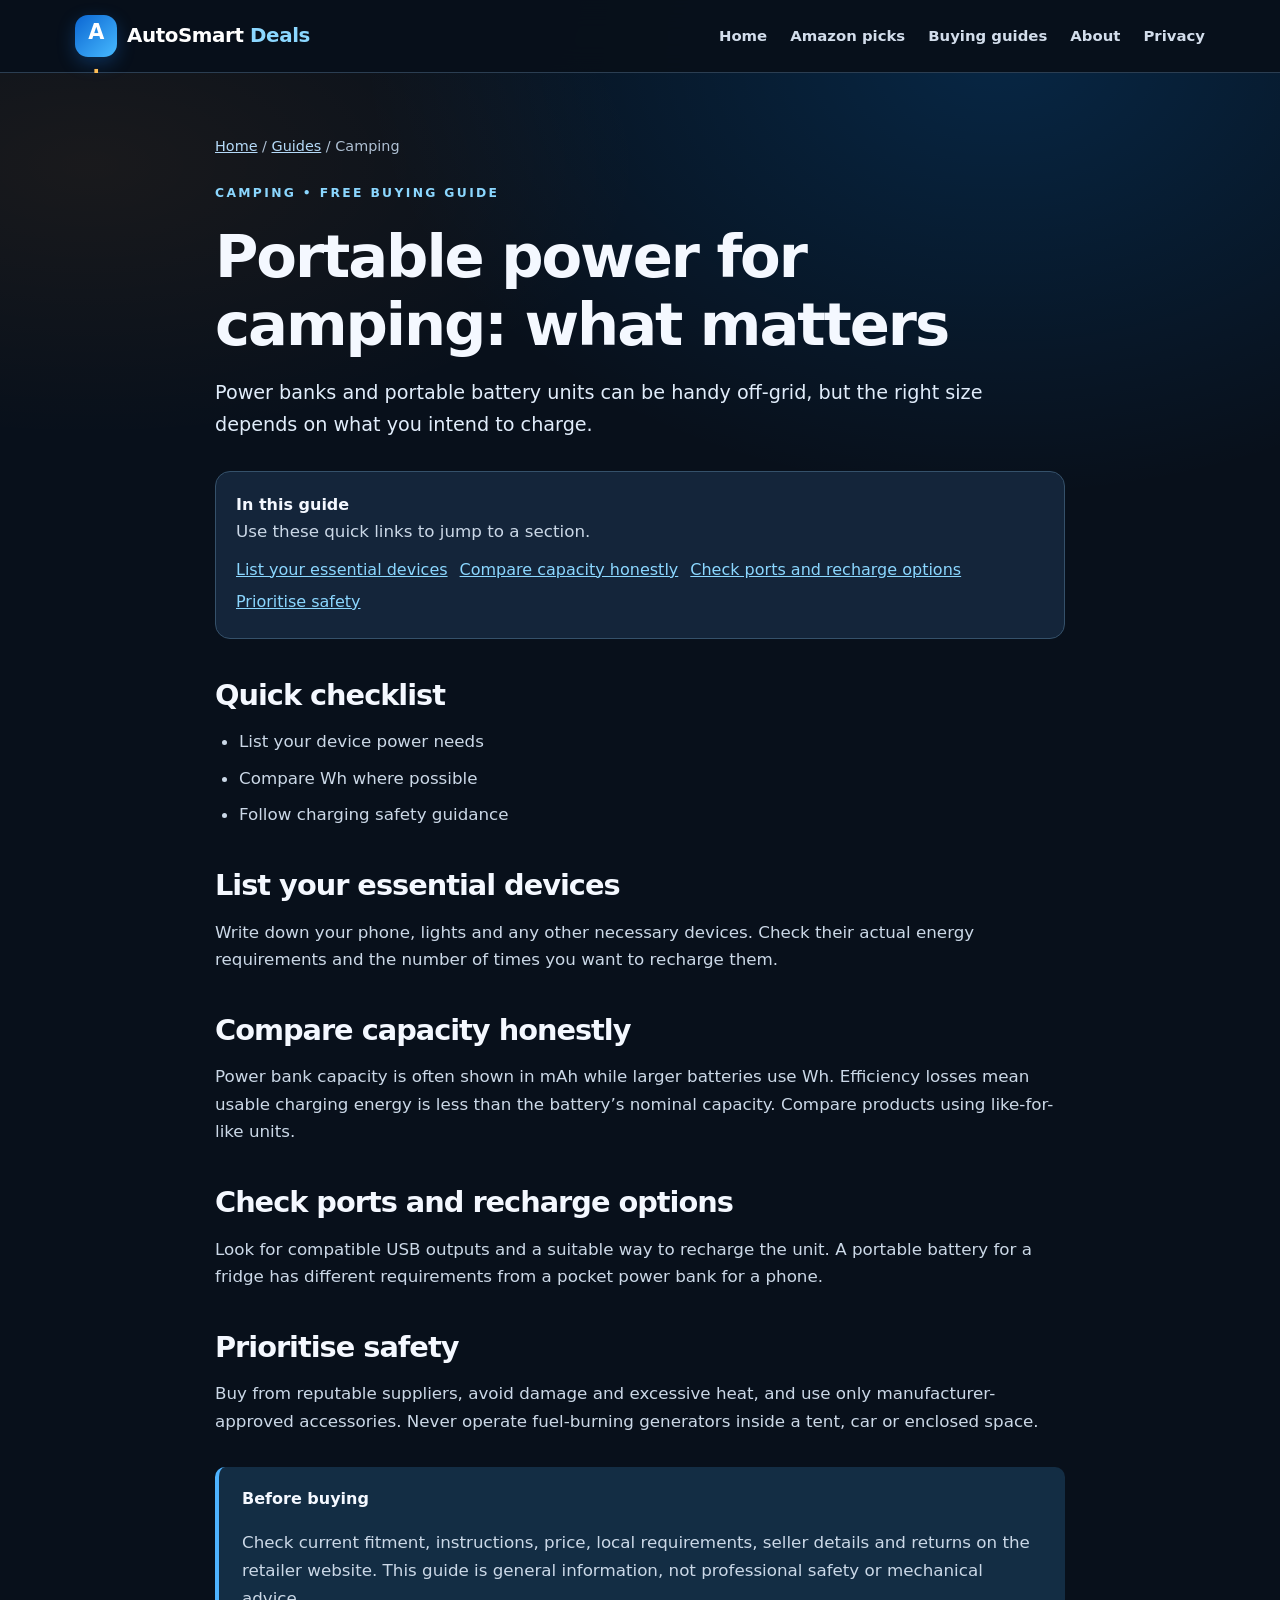
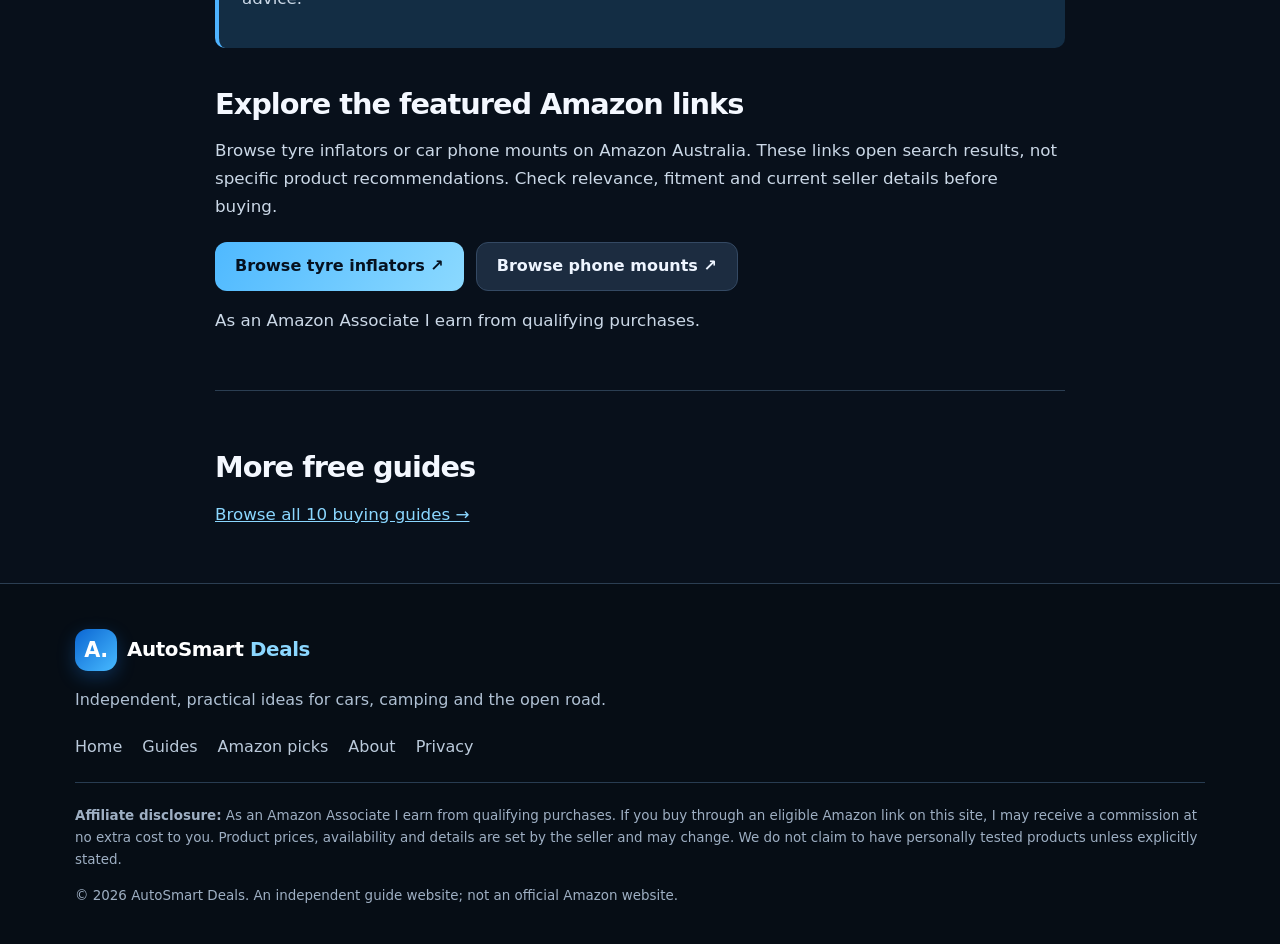
<file: guides/portable-power.html>
<!doctype html><html lang="en-AU"><head><meta charset="utf-8"><meta name="viewport" content="width=device-width,initial-scale=1"><meta name="theme-color" content="#08101b"><title>Portable power for camping: what matters | AutoSmart Deals Australia</title><meta name="description" content="Power banks and portable battery units can be handy off-grid, but the right size depends on what you intend to charge."><meta property="og:type" content="website"><meta property="og:title" content="Portable power for camping: what matters"><meta property="og:description" content="Power banks and portable battery units can be handy off-grid, but the right size depends on what you intend to charge."><meta property="og:url" content="https://quiet-torte-26eb08.netlify.app/guides/portable-power.html"><meta name="twitter:card" content="summary"><link rel="canonical" href="https://quiet-torte-26eb08.netlify.app/guides/portable-power.html"><link rel="icon" type="image/svg+xml" href="/favicon.svg"><link rel="stylesheet" href="/styles.css"><script type="application/ld+json">{"@context": "https://schema.org", "@type": "Article", "headline": "Portable power for camping: what matters", "description": "Power banks and portable battery units can be handy off-grid, but the right size depends on what you intend to charge.", "author": {"@type": "Organization", "name": "AutoSmart Deals"}, "publisher": {"@type": "Organization", "name": "AutoSmart Deals"}, "mainEntityOfPage": "https://quiet-torte-26eb08.netlify.app/guides/portable-power.html"}</script></head><body><a class="skip" href="#content">Skip to content</a><header class="topbar"><div class="container inner"><a class="brand" href="/" aria-label="AutoSmart Deals home"><span class="logo">A<span style="color:#ffbe56">.</span></span><span>AutoSmart <em>Deals</em></span></a><button class="hamb" type="button" aria-expanded="false" aria-controls="main-nav" aria-label="Toggle menu">☰ Menu</button><nav id="main-nav" class="nav" aria-label="Main navigation"><a href='/'>Home</a><a href='/#amazon-picks'>Amazon picks</a><a href='/#guides'>Buying guides</a><a href='/about'>About</a><a href='/privacy'>Privacy</a></nav></div></header><main id="content"><article class="article"><div class="breadcrumb"><a href="/">Home</a> / <a href="/#guides">Guides</a> / Camping</div><span class="eyebrow" style="margin-top:24px">Camping • Free buying guide</span><h1>Portable power for camping: what matters</h1><p class="intro">Power banks and portable battery units can be handy off-grid, but the right size depends on what you intend to charge.</p><div class="contents"><strong>In this guide</strong><p class="muted tiny">Use these quick links to jump to a section.</p><a href="#section-1">List your essential devices</a><a href="#section-2">Compare capacity honestly</a><a href="#section-3">Check ports and recharge options</a><a href="#section-4">Prioritise safety</a></div><h2>Quick checklist</h2><ul><li>List your device power needs</li><li>Compare Wh where possible</li><li>Follow charging safety guidance</li></ul><h2 id="section-1">List your essential devices</h2><p>Write down your phone, lights and any other necessary devices. Check their actual energy requirements and the number of times you want to recharge them.</p><h2 id="section-2">Compare capacity honestly</h2><p>Power bank capacity is often shown in mAh while larger batteries use Wh. Efficiency losses mean usable charging energy is less than the battery’s nominal capacity. Compare products using like-for-like units.</p><h2 id="section-3">Check ports and recharge options</h2><p>Look for compatible USB outputs and a suitable way to recharge the unit. A portable battery for a fridge has different requirements from a pocket power bank for a phone.</p><h2 id="section-4">Prioritise safety</h2><p>Buy from reputable suppliers, avoid damage and excessive heat, and use only manufacturer-approved accessories. Never operate fuel-burning generators inside a tent, car or enclosed space.</p><div class="article-callout"><strong>Before buying</strong><p>Check current fitment, instructions, price, local requirements, seller details and returns on the retailer website. This guide is general information, not professional safety or mechanical advice.</p></div><h2>Explore the featured Amazon links</h2><p>Browse tyre inflators or car phone mounts on Amazon Australia. These links open search results, not specific product recommendations. Check relevance, fitment and current seller details before buying.</p><div class="actions"><a class="btn primary" target="_blank" rel="sponsored nofollow noopener noreferrer" href="https://www.amazon.com.au/s?k=portable%20tyre%20inflator&amp;tag=autosmartdeal-22">Browse tyre inflators ↗</a><a class="btn secondary" target="_blank" rel="sponsored nofollow noopener noreferrer" href="https://www.amazon.com.au/s?k=car%20phone%20mount&amp;tag=autosmartdeal-22">Browse phone mounts ↗</a></div><p class="disclose">As an Amazon Associate I earn from qualifying purchases.</p><div class="related"><h2>More free guides</h2><p><a href="/#guides">Browse all 10 buying guides →</a></p></div></article></main><footer class="footer"><div class="container"><a class="brand" href="/"><span class="logo">A.</span><span>AutoSmart <em>Deals</em></span></a><p class="muted">Independent, practical ideas for cars, camping and the open road.</p><div class="footlinks"><a href="/">Home</a><a href="/#guides">Guides</a><a href="/#amazon-picks">Amazon picks</a><a href='/about'>About</a><a href='/privacy'>Privacy</a></div><div class="legal"><strong>Affiliate disclosure:</strong> As an Amazon Associate I earn from qualifying purchases. If you buy through an eligible Amazon link on this site, I may receive a commission at no extra cost to you. Product prices, availability and details are set by the seller and may change. We do not claim to have personally tested products unless explicitly stated.<p>© 2026 AutoSmart Deals. An independent guide website; not an official Amazon website.</p></div></div></footer><script src="/script.js" defer></script></body></html>
</file>
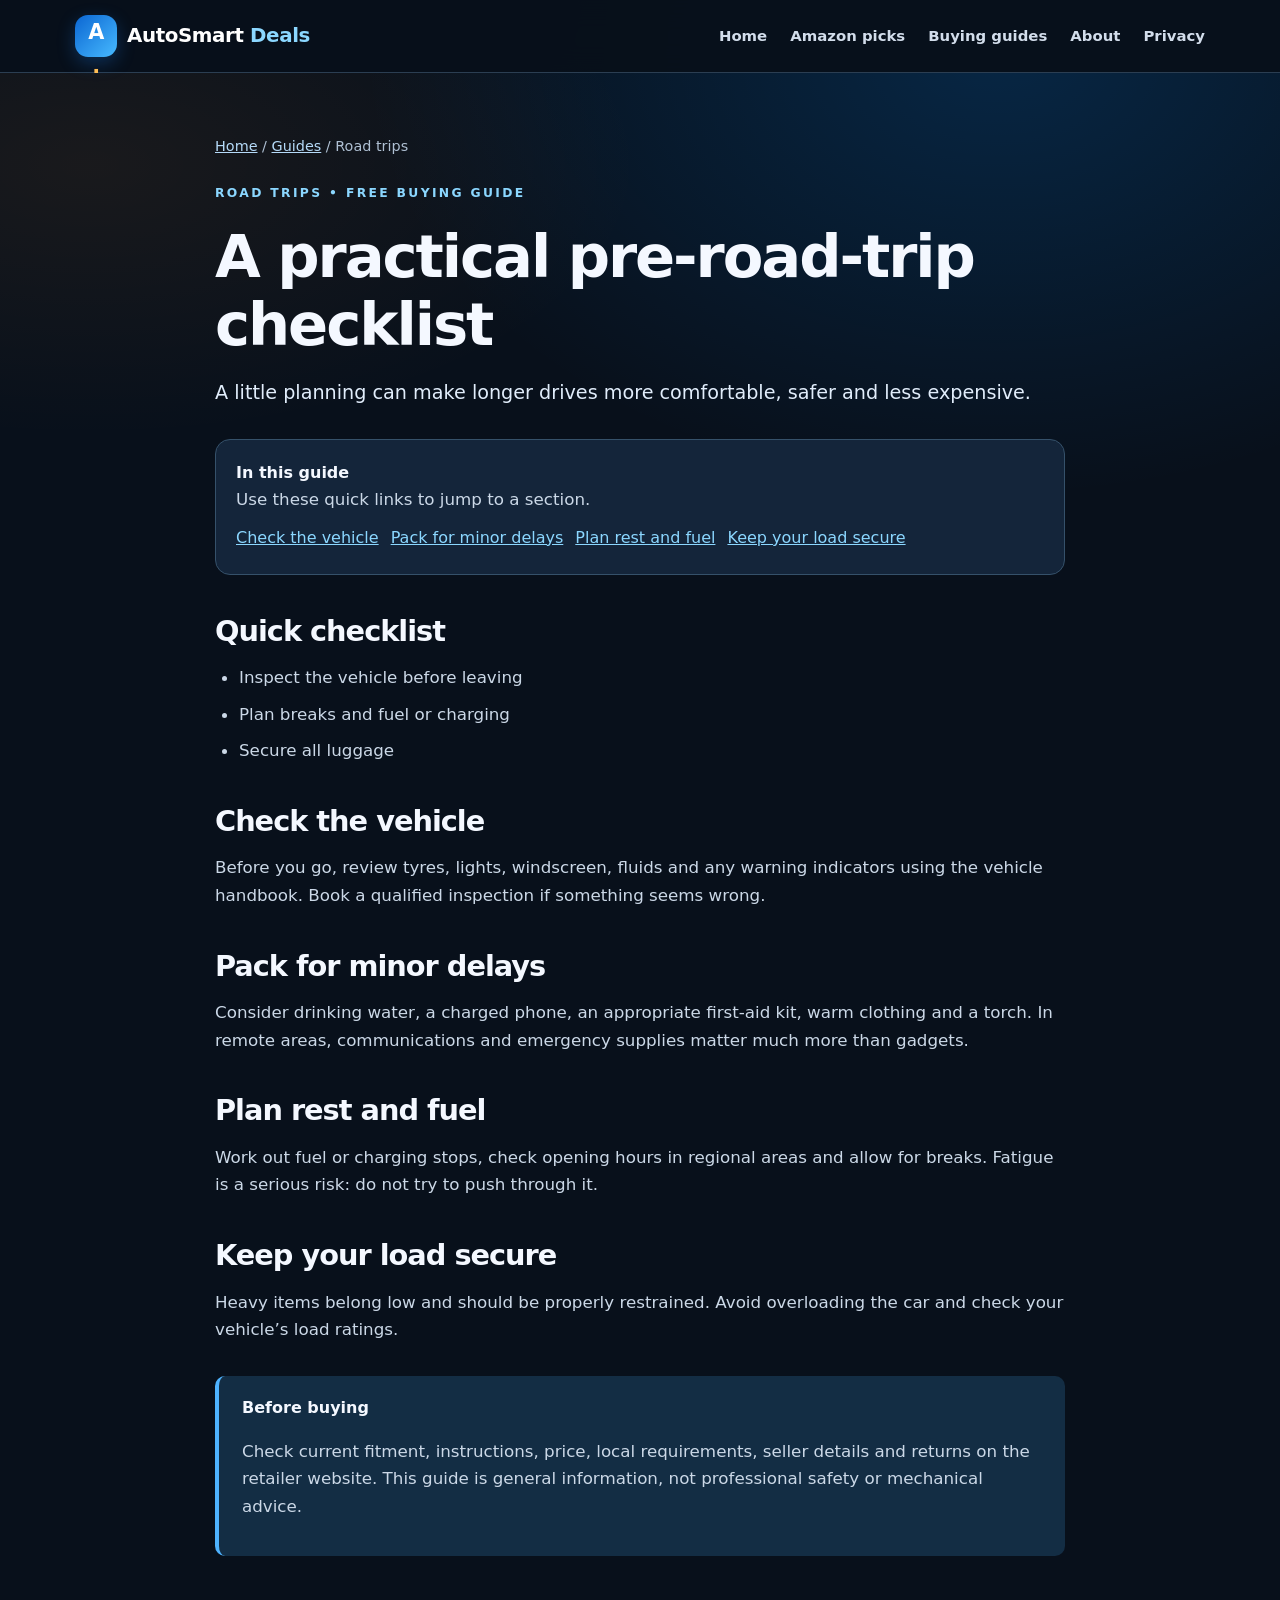
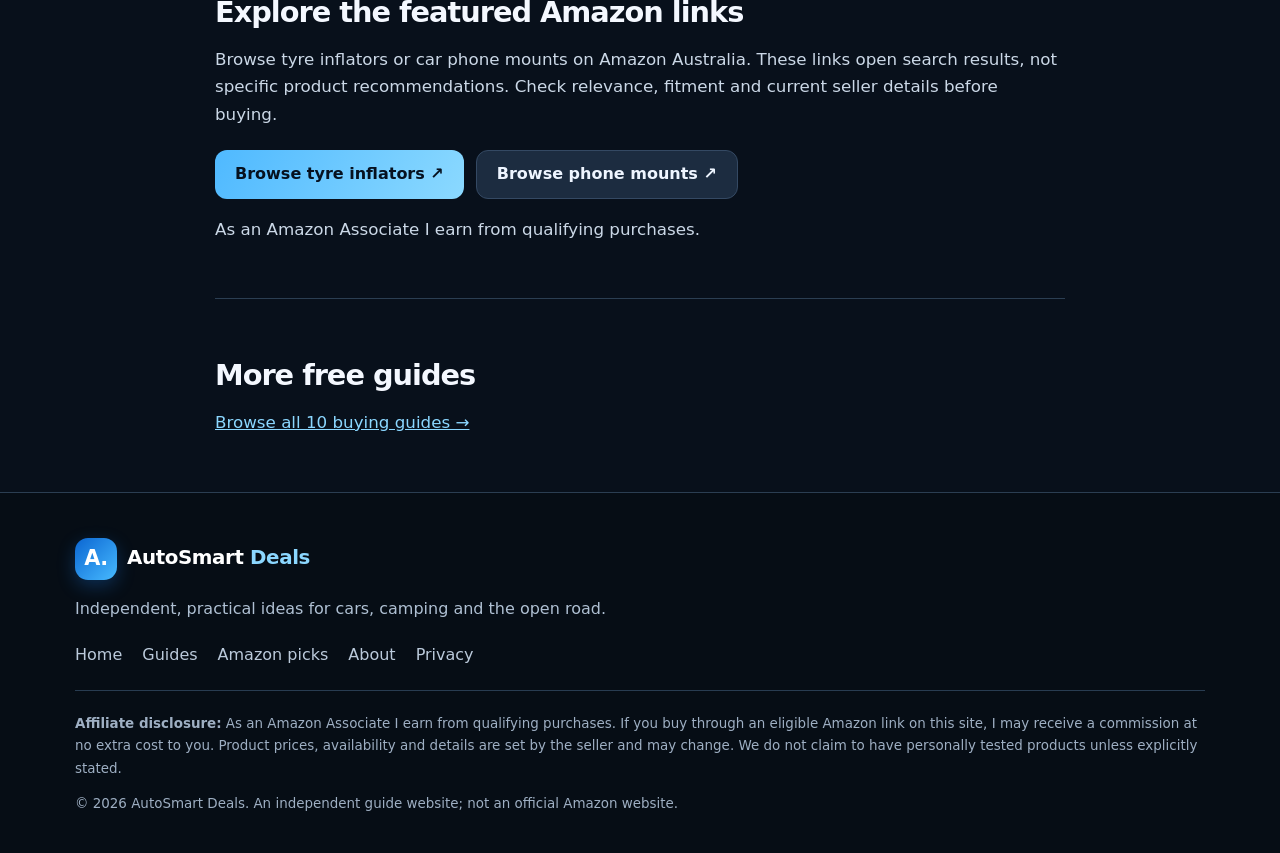
<file: guides/road-trip-checklist.html>
<!doctype html><html lang="en-AU"><head><meta charset="utf-8"><meta name="viewport" content="width=device-width,initial-scale=1"><meta name="theme-color" content="#08101b"><title>A practical pre-road-trip checklist | AutoSmart Deals Australia</title><meta name="description" content="A little planning can make longer drives more comfortable, safer and less expensive."><meta property="og:type" content="website"><meta property="og:title" content="A practical pre-road-trip checklist"><meta property="og:description" content="A little planning can make longer drives more comfortable, safer and less expensive."><meta property="og:url" content="https://quiet-torte-26eb08.netlify.app/guides/road-trip-checklist.html"><meta name="twitter:card" content="summary"><link rel="canonical" href="https://quiet-torte-26eb08.netlify.app/guides/road-trip-checklist.html"><link rel="icon" type="image/svg+xml" href="/favicon.svg"><link rel="stylesheet" href="/styles.css"><script type="application/ld+json">{"@context": "https://schema.org", "@type": "Article", "headline": "A practical pre-road-trip checklist", "description": "A little planning can make longer drives more comfortable, safer and less expensive.", "author": {"@type": "Organization", "name": "AutoSmart Deals"}, "publisher": {"@type": "Organization", "name": "AutoSmart Deals"}, "mainEntityOfPage": "https://quiet-torte-26eb08.netlify.app/guides/road-trip-checklist.html"}</script></head><body><a class="skip" href="#content">Skip to content</a><header class="topbar"><div class="container inner"><a class="brand" href="/" aria-label="AutoSmart Deals home"><span class="logo">A<span style="color:#ffbe56">.</span></span><span>AutoSmart <em>Deals</em></span></a><button class="hamb" type="button" aria-expanded="false" aria-controls="main-nav" aria-label="Toggle menu">☰ Menu</button><nav id="main-nav" class="nav" aria-label="Main navigation"><a href='/'>Home</a><a href='/#amazon-picks'>Amazon picks</a><a href='/#guides'>Buying guides</a><a href='/about'>About</a><a href='/privacy'>Privacy</a></nav></div></header><main id="content"><article class="article"><div class="breadcrumb"><a href="/">Home</a> / <a href="/#guides">Guides</a> / Road trips</div><span class="eyebrow" style="margin-top:24px">Road trips • Free buying guide</span><h1>A practical pre-road-trip checklist</h1><p class="intro">A little planning can make longer drives more comfortable, safer and less expensive.</p><div class="contents"><strong>In this guide</strong><p class="muted tiny">Use these quick links to jump to a section.</p><a href="#section-1">Check the vehicle</a><a href="#section-2">Pack for minor delays</a><a href="#section-3">Plan rest and fuel</a><a href="#section-4">Keep your load secure</a></div><h2>Quick checklist</h2><ul><li>Inspect the vehicle before leaving</li><li>Plan breaks and fuel or charging</li><li>Secure all luggage</li></ul><h2 id="section-1">Check the vehicle</h2><p>Before you go, review tyres, lights, windscreen, fluids and any warning indicators using the vehicle handbook. Book a qualified inspection if something seems wrong.</p><h2 id="section-2">Pack for minor delays</h2><p>Consider drinking water, a charged phone, an appropriate first-aid kit, warm clothing and a torch. In remote areas, communications and emergency supplies matter much more than gadgets.</p><h2 id="section-3">Plan rest and fuel</h2><p>Work out fuel or charging stops, check opening hours in regional areas and allow for breaks. Fatigue is a serious risk: do not try to push through it.</p><h2 id="section-4">Keep your load secure</h2><p>Heavy items belong low and should be properly restrained. Avoid overloading the car and check your vehicle’s load ratings.</p><div class="article-callout"><strong>Before buying</strong><p>Check current fitment, instructions, price, local requirements, seller details and returns on the retailer website. This guide is general information, not professional safety or mechanical advice.</p></div><h2>Explore the featured Amazon links</h2><p>Browse tyre inflators or car phone mounts on Amazon Australia. These links open search results, not specific product recommendations. Check relevance, fitment and current seller details before buying.</p><div class="actions"><a class="btn primary" target="_blank" rel="sponsored nofollow noopener noreferrer" href="https://www.amazon.com.au/s?k=portable%20tyre%20inflator&amp;tag=autosmartdeal-22">Browse tyre inflators ↗</a><a class="btn secondary" target="_blank" rel="sponsored nofollow noopener noreferrer" href="https://www.amazon.com.au/s?k=car%20phone%20mount&amp;tag=autosmartdeal-22">Browse phone mounts ↗</a></div><p class="disclose">As an Amazon Associate I earn from qualifying purchases.</p><div class="related"><h2>More free guides</h2><p><a href="/#guides">Browse all 10 buying guides →</a></p></div></article></main><footer class="footer"><div class="container"><a class="brand" href="/"><span class="logo">A.</span><span>AutoSmart <em>Deals</em></span></a><p class="muted">Independent, practical ideas for cars, camping and the open road.</p><div class="footlinks"><a href="/">Home</a><a href="/#guides">Guides</a><a href="/#amazon-picks">Amazon picks</a><a href='/about'>About</a><a href='/privacy'>Privacy</a></div><div class="legal"><strong>Affiliate disclosure:</strong> As an Amazon Associate I earn from qualifying purchases. If you buy through an eligible Amazon link on this site, I may receive a commission at no extra cost to you. Product prices, availability and details are set by the seller and may change. We do not claim to have personally tested products unless explicitly stated.<p>© 2026 AutoSmart Deals. An independent guide website; not an official Amazon website.</p></div></div></footer><script src="/script.js" defer></script></body></html>
</file>
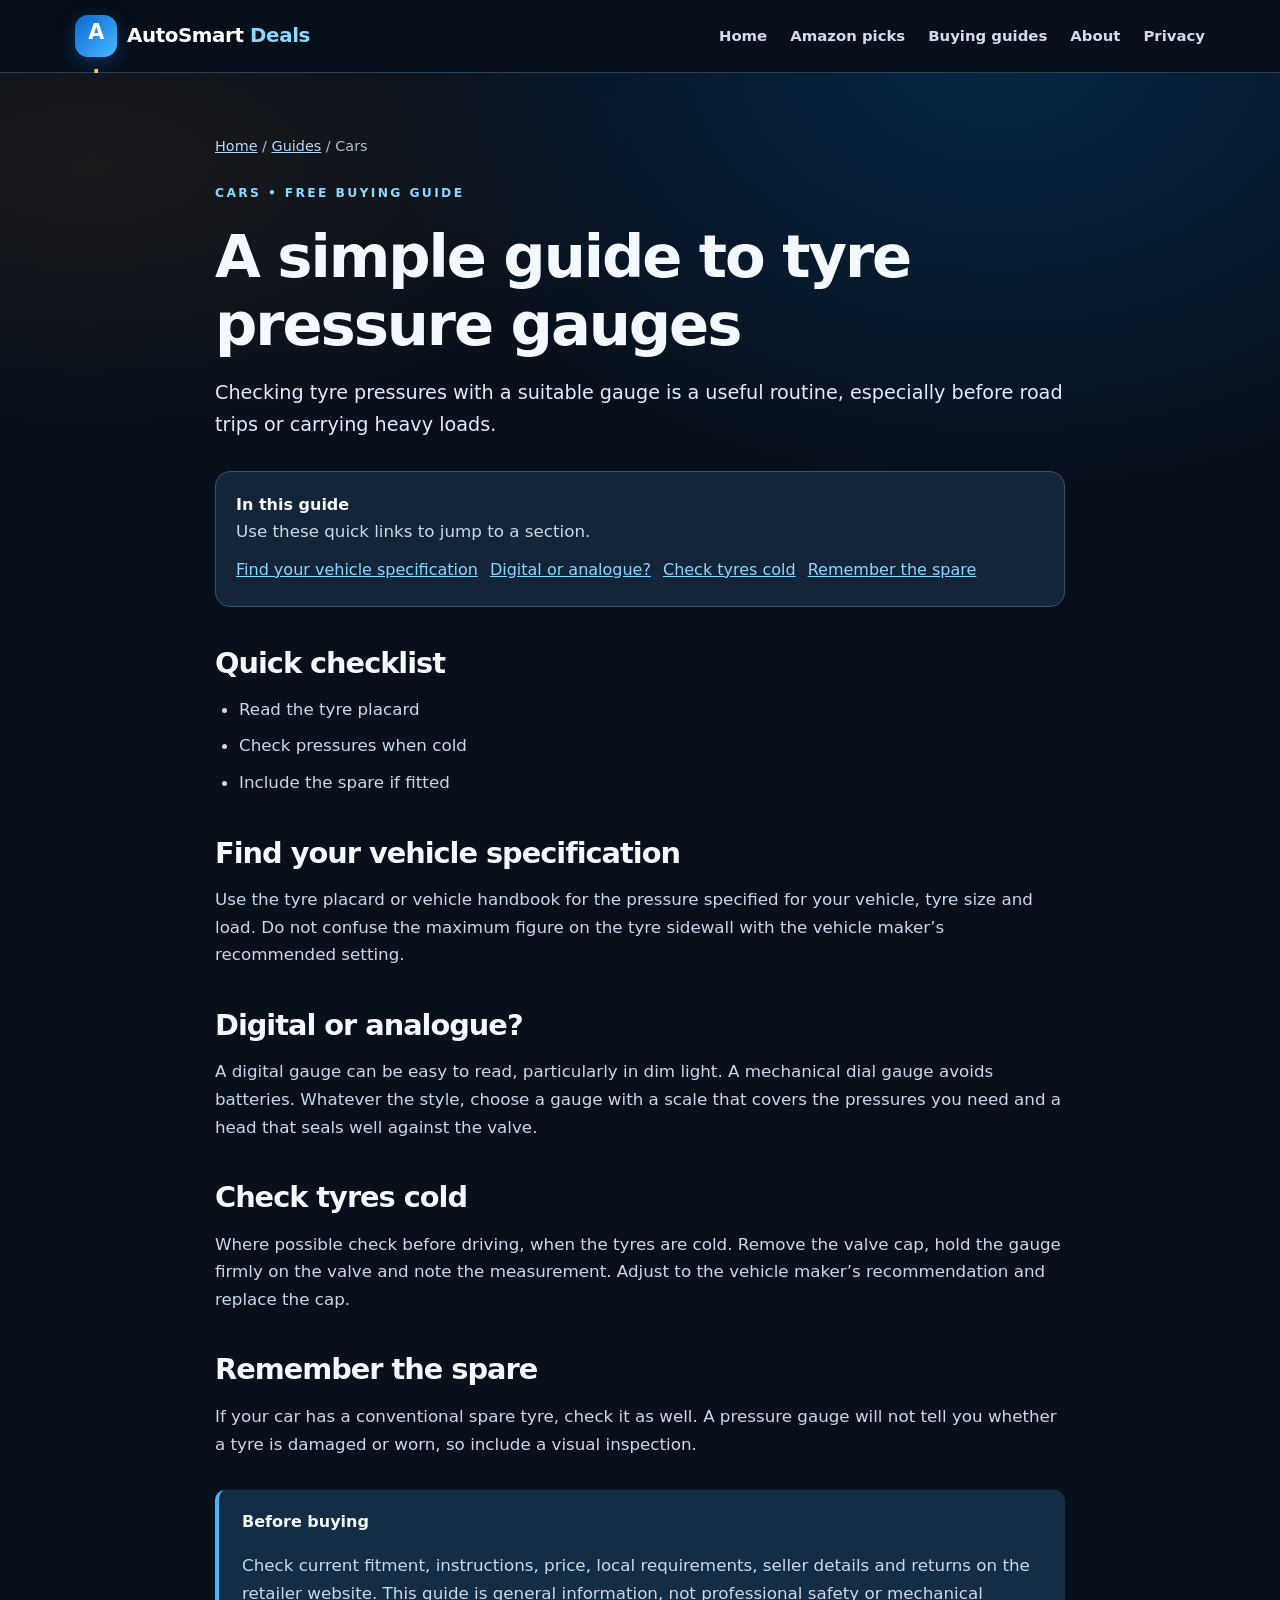
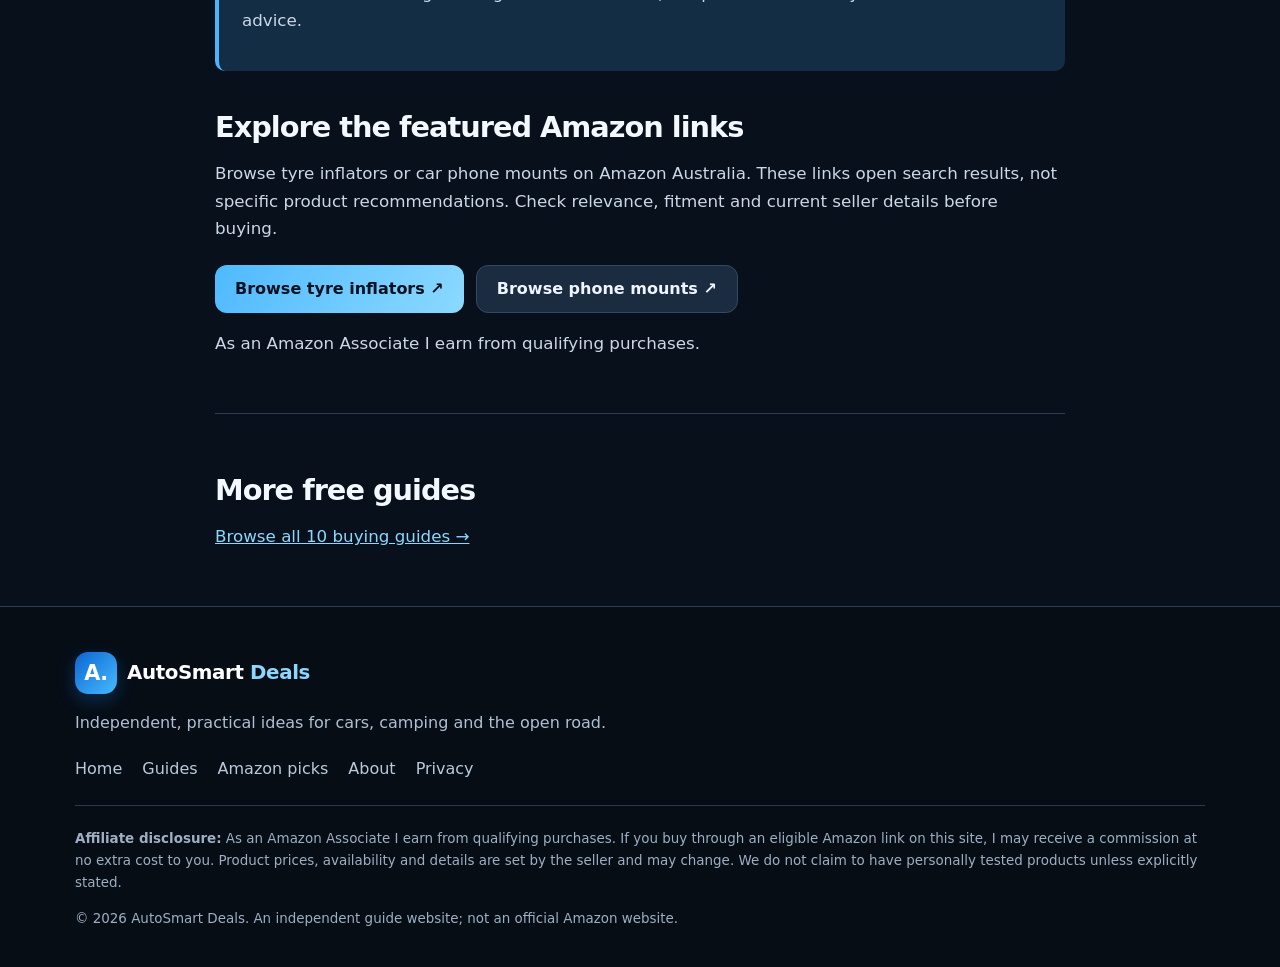
<file: guides/tyre-pressure-gauge.html>
<!doctype html><html lang="en-AU"><head><meta charset="utf-8"><meta name="viewport" content="width=device-width,initial-scale=1"><meta name="theme-color" content="#08101b"><title>A simple guide to tyre pressure gauges | AutoSmart Deals Australia</title><meta name="description" content="Checking tyre pressures with a suitable gauge is a useful routine, especially before road trips or carrying heavy loads."><meta property="og:type" content="website"><meta property="og:title" content="A simple guide to tyre pressure gauges"><meta property="og:description" content="Checking tyre pressures with a suitable gauge is a useful routine, especially before road trips or carrying heavy loads."><meta property="og:url" content="https://quiet-torte-26eb08.netlify.app/guides/tyre-pressure-gauge.html"><meta name="twitter:card" content="summary"><link rel="canonical" href="https://quiet-torte-26eb08.netlify.app/guides/tyre-pressure-gauge.html"><link rel="icon" type="image/svg+xml" href="/favicon.svg"><link rel="stylesheet" href="/styles.css"><script type="application/ld+json">{"@context": "https://schema.org", "@type": "Article", "headline": "A simple guide to tyre pressure gauges", "description": "Checking tyre pressures with a suitable gauge is a useful routine, especially before road trips or carrying heavy loads.", "author": {"@type": "Organization", "name": "AutoSmart Deals"}, "publisher": {"@type": "Organization", "name": "AutoSmart Deals"}, "mainEntityOfPage": "https://quiet-torte-26eb08.netlify.app/guides/tyre-pressure-gauge.html"}</script></head><body><a class="skip" href="#content">Skip to content</a><header class="topbar"><div class="container inner"><a class="brand" href="/" aria-label="AutoSmart Deals home"><span class="logo">A<span style="color:#ffbe56">.</span></span><span>AutoSmart <em>Deals</em></span></a><button class="hamb" type="button" aria-expanded="false" aria-controls="main-nav" aria-label="Toggle menu">☰ Menu</button><nav id="main-nav" class="nav" aria-label="Main navigation"><a href='/'>Home</a><a href='/#amazon-picks'>Amazon picks</a><a href='/#guides'>Buying guides</a><a href='/about'>About</a><a href='/privacy'>Privacy</a></nav></div></header><main id="content"><article class="article"><div class="breadcrumb"><a href="/">Home</a> / <a href="/#guides">Guides</a> / Cars</div><span class="eyebrow" style="margin-top:24px">Cars • Free buying guide</span><h1>A simple guide to tyre pressure gauges</h1><p class="intro">Checking tyre pressures with a suitable gauge is a useful routine, especially before road trips or carrying heavy loads.</p><div class="contents"><strong>In this guide</strong><p class="muted tiny">Use these quick links to jump to a section.</p><a href="#section-1">Find your vehicle specification</a><a href="#section-2">Digital or analogue?</a><a href="#section-3">Check tyres cold</a><a href="#section-4">Remember the spare</a></div><h2>Quick checklist</h2><ul><li>Read the tyre placard</li><li>Check pressures when cold</li><li>Include the spare if fitted</li></ul><h2 id="section-1">Find your vehicle specification</h2><p>Use the tyre placard or vehicle handbook for the pressure specified for your vehicle, tyre size and load. Do not confuse the maximum figure on the tyre sidewall with the vehicle maker’s recommended setting.</p><h2 id="section-2">Digital or analogue?</h2><p>A digital gauge can be easy to read, particularly in dim light. A mechanical dial gauge avoids batteries. Whatever the style, choose a gauge with a scale that covers the pressures you need and a head that seals well against the valve.</p><h2 id="section-3">Check tyres cold</h2><p>Where possible check before driving, when the tyres are cold. Remove the valve cap, hold the gauge firmly on the valve and note the measurement. Adjust to the vehicle maker’s recommendation and replace the cap.</p><h2 id="section-4">Remember the spare</h2><p>If your car has a conventional spare tyre, check it as well. A pressure gauge will not tell you whether a tyre is damaged or worn, so include a visual inspection.</p><div class="article-callout"><strong>Before buying</strong><p>Check current fitment, instructions, price, local requirements, seller details and returns on the retailer website. This guide is general information, not professional safety or mechanical advice.</p></div><h2>Explore the featured Amazon links</h2><p>Browse tyre inflators or car phone mounts on Amazon Australia. These links open search results, not specific product recommendations. Check relevance, fitment and current seller details before buying.</p><div class="actions"><a class="btn primary" target="_blank" rel="sponsored nofollow noopener noreferrer" href="https://www.amazon.com.au/s?k=portable%20tyre%20inflator&amp;tag=autosmartdeal-22">Browse tyre inflators ↗</a><a class="btn secondary" target="_blank" rel="sponsored nofollow noopener noreferrer" href="https://www.amazon.com.au/s?k=car%20phone%20mount&amp;tag=autosmartdeal-22">Browse phone mounts ↗</a></div><p class="disclose">As an Amazon Associate I earn from qualifying purchases.</p><div class="related"><h2>More free guides</h2><p><a href="/#guides">Browse all 10 buying guides →</a></p></div></article></main><footer class="footer"><div class="container"><a class="brand" href="/"><span class="logo">A.</span><span>AutoSmart <em>Deals</em></span></a><p class="muted">Independent, practical ideas for cars, camping and the open road.</p><div class="footlinks"><a href="/">Home</a><a href="/#guides">Guides</a><a href="/#amazon-picks">Amazon picks</a><a href='/about'>About</a><a href='/privacy'>Privacy</a></div><div class="legal"><strong>Affiliate disclosure:</strong> As an Amazon Associate I earn from qualifying purchases. If you buy through an eligible Amazon link on this site, I may receive a commission at no extra cost to you. Product prices, availability and details are set by the seller and may change. We do not claim to have personally tested products unless explicitly stated.<p>© 2026 AutoSmart Deals. An independent guide website; not an official Amazon website.</p></div></div></footer><script src="/script.js" defer></script></body></html>
</file>
<file: styles.css>
/* AUTOSMART DEALS — responsive, no external dependencies */
:root{--bg:#08101b;--bg2:#101b2a;--card:#142235;--ink:#f4f8ff;--muted:#afc0d3;--edge:#2b3e52;--blue:#49adff;--sky:#8bd7ff;--orange:#ffbf5a;--shadow:0 20px 60px rgba(0,0,0,.18)}
*{box-sizing:border-box}html{scroll-behavior:smooth}body{margin:0;font-family:system-ui,-apple-system,'Segoe UI',Roboto,Arial,sans-serif;background:var(--bg);color:var(--ink);line-height:1.65}body:before{content:'';position:absolute;pointer-events:none;top:0;left:0;right:0;height:750px;background:radial-gradient(ellipse at 78% 7%,rgba(0,140,255,.18),transparent 45%),radial-gradient(ellipse at 7% 22%,rgba(255,151,45,.07),transparent 33%);z-index:-1}a{color:var(--sky)}a:hover{color:white}img{max-width:100%}button,input{font:inherit}button{cursor:pointer}.container{width:min(1130px,calc(100% - 42px));margin:auto}.skip{position:absolute;top:-70px;left:12px;background:white;color:#000;padding:8px;z-index:30}.skip:focus{top:12px}.topbar{position:sticky;top:0;background:rgba(8,16,27,.96);backdrop-filter:blur(14px);border-bottom:1px solid var(--edge);z-index:9}.topbar .inner{display:flex;align-items:center;justify-content:space-between;min-height:72px;gap:18px}.brand{display:flex;align-items:center;gap:10px;text-decoration:none;color:white;font-weight:900;letter-spacing:-.4px;font-size:1.24rem}.brand .logo{width:42px;height:42px;border-radius:13px;display:grid;place-items:center;background:linear-gradient(135deg,#0b66d2,#47baff);box-shadow:0 6px 18px rgba(25,124,230,.3);color:white;font-weight:900;font-size:1.3rem}.brand em{font-style:normal;color:var(--sky)}.nav{display:flex;gap:23px;align-items:center}.nav a{color:#d2ddeb;text-decoration:none;font-weight:650;font-size:.93rem}.nav a:hover,.nav a[aria-current=page]{color:var(--blue)}.hamb{display:none;background:transparent;color:white;border:1px solid var(--edge);border-radius:9px;padding:7px 11px}.eyebrow{display:inline-flex;gap:8px;align-items:center;text-transform:uppercase;letter-spacing:.19em;font-size:.77rem;color:var(--sky);font-weight:800}.dot{height:8px;width:8px;display:inline-block;border-radius:50%;background:var(--orange)}h1,h2,h3{line-height:1.14;letter-spacing:-.035em}h1{font-size:clamp(2.55rem,6vw,5rem);margin:18px 0}h2{font-size:clamp(1.85rem,3.5vw,2.8rem);margin:10px 0 14px}h3{font-size:1.26rem;margin:10px 0}.lead{color:#c1d1e4;font-size:1.14rem;max-width:690px}.muted{color:var(--muted)}.tiny{font-size:.86rem}.hero{padding:85px 0 58px;display:grid;grid-template-columns:1.25fr .75fr;align-items:center;gap:46px}.hero p{margin:0 0 25px}.actions{display:flex;flex-wrap:wrap;gap:12px}.btn{display:inline-flex;align-items:center;justify-content:center;gap:8px;text-decoration:none;border:0;border-radius:12px;padding:13px 20px;font-weight:800;line-height:1.3;transition:transform .15s,background .15s;color:#06111f}.btn:hover{transform:translateY(-2px);color:#06111f}.btn.primary{background:linear-gradient(120deg,#4fb9ff,#8bd9ff)}.btn.secondary{background:#1c2c40;color:#eef5ff;border:1px solid #344963}.btn.secondary:hover{color:white;background:#283b52}.btn.slim{padding:10px 16px;font-size:.93rem}.hero-art{min-height:348px;border:1px solid #345273;box-shadow:var(--shadow);border-radius:30px;position:relative;overflow:hidden;background:linear-gradient(140deg,#164675,#071526 64%);display:flex;align-items:center;justify-content:center}.hero-art:before{content:'';position:absolute;border:1px solid #3ba9ff65;border-radius:50%;height:340px;width:340px;box-shadow:0 0 0 45px #49aaff08,0 0 0 90px #49aaff08}.hero-icon{font-size:8rem;filter:drop-shadow(0 10px 14px #0008);z-index:1}.hero-stamp{position:absolute;z-index:2;background:#091625e9;border:1px solid #40658a;border-radius:13px;padding:13px 16px;color:#d5eaff;font-weight:700;box-shadow:0 12px 24px #0005}.stamp-a{top:22px;right:18px}.stamp-b{bottom:23px;left:15px}.trust{border-top:1px solid var(--edge);border-bottom:1px solid var(--edge);background:#0e1a28;padding:19px 0}.trust .inner{display:flex;justify-content:space-between;gap:20px;flex-wrap:wrap;color:#bcd0e2;font-size:.88rem;font-weight:650}.section{padding:70px 0}.section-header{max-width:730px;margin-bottom:28px}.section-header p{margin-top:0}.cards{display:grid;grid-template-columns:repeat(3,minmax(0,1fr));gap:20px}.card{display:flex;flex-direction:column;background:linear-gradient(160deg,#152337,#101b29);border:1px solid var(--edge);border-radius:22px;padding:23px;box-shadow:0 9px 30px #0002;min-width:0}.card p{color:#bbcadc;margin-top:0}.card .bottom{margin-top:auto}.category{color:#88cfff;font-size:.76rem;text-transform:uppercase;letter-spacing:.12em;font-weight:900}.card-icon{width:64px;height:64px;display:grid;place-items:center;border-radius:16px;background:#203951;margin-bottom:17px;font-size:2.2rem}.card .btn{margin-top:12px}.panel{border-radius:25px;padding:26px;background:#102138;border:1px solid #2d5278}.panel.warn{background:#162233;border-left:4px solid var(--orange)}.guide-filter{display:flex;flex-wrap:wrap;align-items:center;gap:10px;margin-bottom:25px}.filter-btn{color:#d5e3f3;border:1px solid #35506c;background:#142539;border-radius:50px;padding:8px 16px}.filter-btn[aria-pressed=true]{background:#327fca;color:white;border-color:#327fca}.field{background:#101e2d;border:1px solid #3a516a;padding:11px 13px;color:white;border-radius:11px;min-width:210px;flex:1;max-width:320px}.feature-picks{display:grid;grid-template-columns:repeat(2,minmax(0,1fr));gap:21px}.pick{background:linear-gradient(145deg,#133456,#152234);border:1px solid #386083;border-radius:23px;padding:27px;display:flex;flex-direction:column;min-height:270px}.pick .number{font-size:3rem;line-height:1;opacity:.56;font-weight:900;margin-bottom:19px}.pick p{color:#bdd1e6}.pick .btn{margin-top:auto;width:fit-content}.steps{display:grid;grid-template-columns:repeat(3,1fr);gap:17px}.step{padding:23px;border:1px solid var(--edge);border-radius:18px;background:#121f2d}.step strong{color:var(--sky)}.faq{border-top:1px solid #36516b;padding:14px 0}.faq summary{cursor:pointer;font-weight:800}.faq p{color:var(--muted)}.cta-strip{background:linear-gradient(110deg,#14395f,#112339);border:1px solid #34618b;border-radius:27px;padding:32px;display:flex;justify-content:space-between;align-items:center;gap:22px}.footer{margin-top:46px;padding:45px 0 24px;background:#060d15;border-top:1px solid var(--edge)}.footlinks{display:flex;flex-wrap:wrap;gap:20px;margin:20px 0}.footlinks a{color:#bbcadb;text-decoration:none}.footlinks a:hover{color:white}.legal{border-top:1px solid #283c51;margin-top:22px;padding-top:22px;color:#9eafc3;font-size:.84rem}.article{width:min(850px,calc(100% - 42px));margin:62px auto 0}.article h1{font-size:clamp(2.2rem,5vw,3.7rem)}.article h2{margin-top:40px;font-size:1.8rem}.article p,.article li{color:#cbd8e7;font-size:1.045rem}.article li{margin:0 0 9px}.article ol,.article ul{padding-left:24px}.article .intro{font-size:1.2rem;color:#e1edfb}.article .contents{margin:30px 0;padding:20px;background:#14253a;border:1px solid #35516a;border-radius:15px}.article .contents p{margin:0 0 8px}.article .contents a{display:inline-block;margin:3px 12px 3px 0}.article-callout{background:#132d44;border-left:4px solid #4eb3ff;padding:19px 23px;border-radius:10px;margin:32px 0}.article .btn{margin-top:5px}.breadcrumb{color:var(--muted);font-size:.9rem}.breadcrumb a{color:#b5daf8}.related{margin:55px 0;border-top:1px solid var(--edge);padding-top:20px}.privacy{max-width:850px}.divider{border-top:1px solid var(--edge);margin:32px 0}.disclose{font-size:.92rem;color:#b9cce1}.social-cta{display:flex;flex-wrap:wrap;gap:12px}.copy-status{color:#b7e3ff;font-size:.89rem} .hidden{display:none!important}
@media(max-width:850px){.hero{grid-template-columns:1fr;padding-top:60px}.hero-art{min-height:240px}.cards{grid-template-columns:repeat(2,minmax(0,1fr))}.steps{grid-template-columns:1fr}.cta-strip{flex-direction:column;align-items:flex-start}}@media(max-width:620px){.topbar .inner{min-height:64px}.hamb{display:block}.nav{display:none;position:absolute;left:0;right:0;top:64px;background:#0a1624;flex-direction:column;align-items:stretch;padding:16px 22px 24px;border-bottom:1px solid var(--edge);gap:16px}.nav.open{display:flex}h1{font-size:2.65rem}.hero{padding-top:40px;gap:25px}.cards,.feature-picks{grid-template-columns:1fr}.hero-art{min-height:205px}.hero-icon{font-size:5.5rem}.hero-stamp{font-size:.7rem;padding:9px 10px}.section{padding:50px 0}.trust .inner{display:grid;gap:8px}.cta-strip{padding:24px}.btn{width:100%}.pick .btn{width:100%}.actions{display:grid}.section-header{margin-bottom:20px}}
@media(prefers-reduced-motion:reduce){*,*:before,*:after{scroll-behavior:auto!important;transition:none!important}}
</file>
